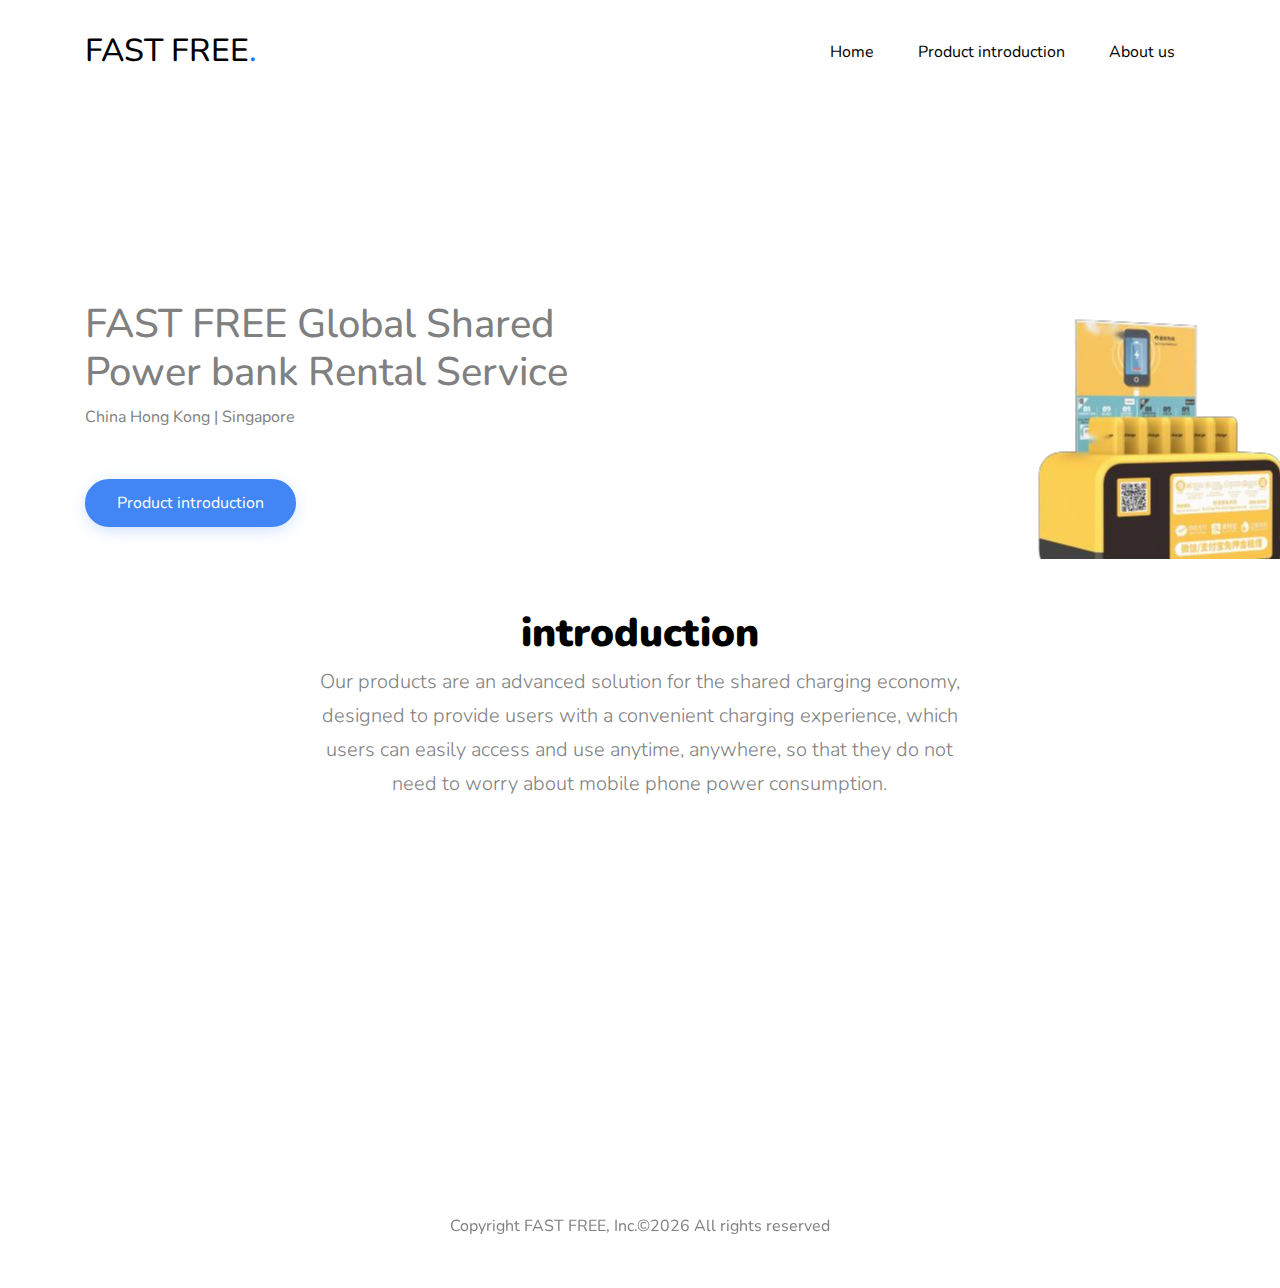
<file: index.html>
<!DOCTYPE html>
<html lang="en">
  <head>
    <title>FAST FREE &mdash; Global sharing of power bank</title>
    <meta charset="utf-8">
    <meta name="viewport" content="width=device-width, initial-scale=1, shrink-to-fit=no">
    
    
    <link href="https://fonts.googleapis.com/css?family=Nunito:300,400,700" rel="stylesheet">
    <link rel="shortcut icon" href="images/logo.png" type="image/x-icon">
    <link rel="stylesheet" href="fonts/icomoon/style.css">

    <link rel="stylesheet" href="css/bootstrap.min.css">
    <link rel="stylesheet" href="css/jquery-ui.css">
    <link rel="stylesheet" href="css/owl.carousel.min.css">
    <link rel="stylesheet" href="css/owl.theme.default.min.css">
    <link rel="stylesheet" href="css/owl.theme.default.min.css">

    <link rel="stylesheet" href="css/jquery.fancybox.min.css">

    <link rel="stylesheet" href="css/bootstrap-datepicker.css">

    <link rel="stylesheet" href="fonts/flaticon/font/flaticon.css">

    <link rel="stylesheet" href="css/aos.css">

    <link rel="stylesheet" href="css/style.css">
    
  </head>
 
  <body data-spy="scroll" data-target=".site-navbar-target" data-offset="300">

  <div class="site-wrap"  id="home-section">

    <div class="site-mobile-menu site-navbar-target">
      <div class="site-mobile-menu-header">
        <div class="site-mobile-menu-close mt-3">
          <span class="icon-close2 js-menu-toggle"></span>
        </div>
      </div>
      <div class="site-mobile-menu-body"></div>
    </div>
   
   
    <header  class="site-navbar py-4 js-sticky-header site-navbar-target" role="banner">
      <div class="container">
        <div class="row align-items-center">
          
          <div class="col-6 col-md-3 col-xl-4  d-block">
            <h1 class="mb-0 site-logo"><a href="index.html" class="text-black h2 mb-0">FAST FREE<span class="text-primary">.</span> </a></h1>
          </div>
          <div class="col-12 col-md-9 col-xl-8 main-menu">
            <nav class="site-navigation position-relative text-right" role="navigation">

              <ul class="site-menu main-menu js-clone-nav mr-auto d-none d-lg-block ml-0 pl-0">
                <li><a href="index.html" class="nav-link">Home</a></li>
                <li><a href="product.html" class="nav-link">Product introduction</a></li>
                <li><a href="about.html" class="nav-link">About us</a></li>
                <!-- <li class="has-children">
                  <a href="" class="nav-link">选择语言</a>
                  <ul class="dropdown arrow-top">
                    <li><a href="index.html" class="nav-link">English</a></li>
                    <li><a href="index-zh.html" class="nav-link">中文</a></li>
                  </ul>
                </li> -->
              </ul>
            </nav>
          </div>
          <div class="col-6 col-md-9 d-inline-block d-lg-none ml-md-0" ><a href="#" class="site-menu-toggle js-menu-toggle text-black float-right"><span class="icon-menu h3"></span></a></div>
        </div>
      </div>
      
    </header>

    <div  style="overflow: hidden;">
      <div class="container" style="padding-top: 300px;">
        <div class="row align-items-center justify-content-center">
          <div class="col-md-12" style="position: relative;" data-aos="fade-up" data-aos-delay="200">
            
            <img src="images/box.png" alt="Image" class="img-fluid img-absolute">

            <div class="row mb-4" data-aos="fade-up" data-aos-delay="200">
              <div class="col-lg-6 mr-auto">
                <h1>FAST FREE Global Shared Power bank Rental Service </h1>
                <p class="mb-5">China Hong Kong |   Singapore</p>
                <div>
                  <a href="product.html" class="btn btn-primary mr-2 mb-2">Product introduction</a>
                </div>
              </div>
            </div>
          </div>
        </div>
      </div>
    </div>  
     <div  class="container" style="padding-top: 50px;">
      <div class="row align-items-center justify-content-center">
        <div class="row mb-5 justify-content-center text-center"  data-aos="fade-up">
          <div class="col-7 text-center  mb-5">
            <h2 class="section-title">introduction</h2>
            <p class="lead">Our products are an advanced solution for the shared charging economy, designed to provide users with a convenient charging experience, which users can easily access and use anytime, anywhere, so that they do not need to worry about mobile phone power consumption.</p>
          </div>
        </div>
        <div class="row align-items-stretch">
          <div class="col-md-6 col-lg-4 mb-4 mb-lg-4" data-aos="fade-up"  data-aos-delay="200">
            <div class="unit-4 d-block">
              <div class="unit-4-icon mb-3">
                <span class="icon-wrap"><span class="text-primary icon-shopping_basket"></span></span>
              </div>
              <div>
                <h3>customizable</h3>
                <p>The battery case can be customized according to your brand</p>
              </div>
            </div>
          </div>
          <div class="col-md-6 col-lg-4 mb-4 mb-lg-4" data-aos="fade-up" data-aos-delay="100">
            <div class="unit-4 d-block">
              <div class="unit-4-icon mb-3">
                <span class="icon-wrap"><span class="text-primary icon-sentiment_satisfied"></span></span>
              </div>
              <div>
                <h3>Full of technology</h3>
                <p>A modern look and user-friendly interface that fits your platform philosophy</p>
              </div>
            </div>
          </div>
          
          <div class="col-md-6 col-lg-4 mb-4 mb-lg-4" data-aos="fade-up" data-aos-delay="200">
            <div class="unit-4 d-block">
              <div class="unit-4-icon mb-3">
                <span class="icon-wrap"><span class="text-primary icon-power"></span></span>
              </div>
              <div>
                <h3>Fast charging</h3>
                <p>Lightweight, safe and efficient charging speed saves users time</p>
              </div>
            </div>
          </div>
  
        </div>
     
      </div>
     </div>



    <div class="footer py-5 text-center">
      <div class="container">
        <!-- <div class="row mb-5">
          <div class="col-12">
            <p class="mb-0">
              <a href="#" class="p-3"><span class="icon-facebook"></span></a>
              <a href="#" class="p-3"><span class="icon-twitter"></span></a>
              <a href="#" class="p-3"><span class="icon-instagram"></span></a>
              <a href="#" class="p-3"><span class="icon-linkedin"></span></a>
              <a href="#" class="p-3"><span class="icon-pinterest"></span></a>
            </p>
          </div>
        </div> -->
        <div class="row">
          <div class="col-md-12">
            <p class="mb-0">
            <!-- Link back to Colorlib can't be removed. Template is licensed under CC BY 3.0. -->
            Copyright FAST FREE, Inc.&copy;<script>document.write(new Date().getFullYear());</script> All rights reserved
            <!-- Link back to Colorlib can't be removed. Template is licensed under CC BY 3.0. -->
            </p>
          </div>
        </div>
      </div>
    </div>
  </div>

  <script src="js/jquery-3.3.1.min.js"></script>
  <script src="js/jquery-ui.js"></script>
  <script src="js/popper.min.js"></script>
  <script src="js/bootstrap.min.js"></script>
  <script src="js/owl.carousel.min.js"></script>
  <script src="js/jquery.countdown.min.js"></script>
  <script src="js/bootstrap-datepicker.min.js"></script>
  <script src="js/jquery.easing.1.3.js"></script>
  <script src="js/aos.js"></script>
  <script src="js/jquery.fancybox.min.js"></script>
  <script src="js/jquery.sticky.js"></script>

  
  <script src="js/main.js"></script>
  
  </body>
</html>
</file>
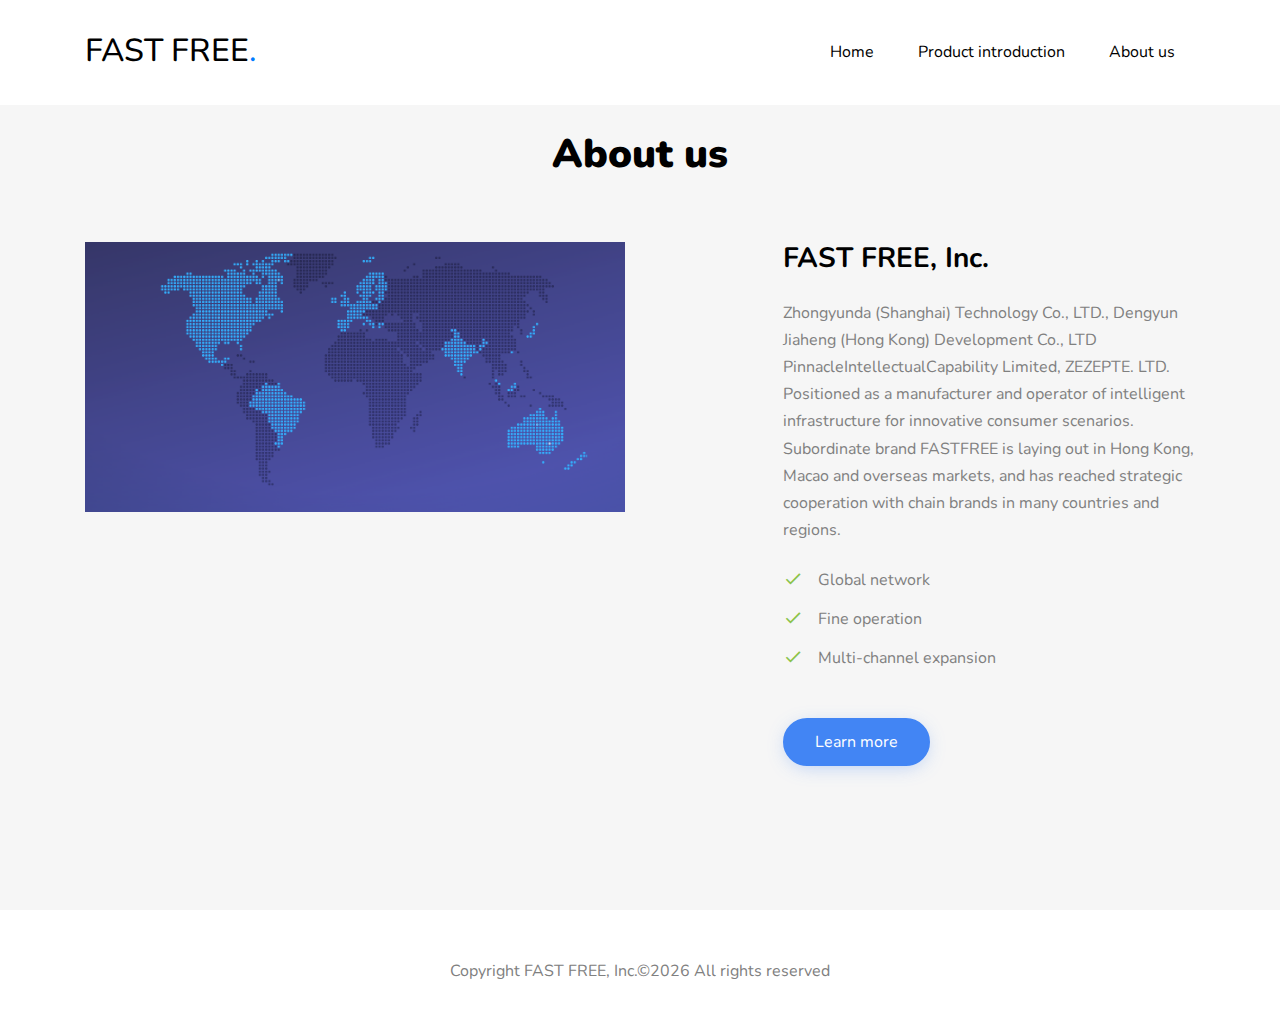
<file: about.html>
<!DOCTYPE html>
<html lang="en">
  <head>
    <title>FAST FREE &mdash; Global sharing of power bank</title>
    <meta charset="utf-8">
    <meta name="viewport" content="width=device-width, initial-scale=1, shrink-to-fit=no">
    
    
    <link href="https://fonts.googleapis.com/css?family=Nunito:300,400,700" rel="stylesheet">
    <link rel="shortcut icon" href="images/logo.png" type="image/x-icon">
    <link rel="stylesheet" href="fonts/icomoon/style.css">

    <link rel="stylesheet" href="css/bootstrap.min.css">
    <link rel="stylesheet" href="css/jquery-ui.css">
    <link rel="stylesheet" href="css/owl.carousel.min.css">
    <link rel="stylesheet" href="css/owl.theme.default.min.css">
    <link rel="stylesheet" href="css/owl.theme.default.min.css">

    <link rel="stylesheet" href="css/jquery.fancybox.min.css">

    <link rel="stylesheet" href="css/bootstrap-datepicker.css">

    <link rel="stylesheet" href="fonts/flaticon/font/flaticon.css">

    <link rel="stylesheet" href="css/aos.css">

    <link rel="stylesheet" href="css/style.css">
    
  </head>
  <body data-spy="scroll" data-target=".site-navbar-target" data-offset="300">
  



  <div class="site-wrap"  id="home-section">

    <div class="site-mobile-menu site-navbar-target">
      <div class="site-mobile-menu-header">
        <div class="site-mobile-menu-close mt-3">
          <span class="icon-close2 js-menu-toggle"></span>
        </div>
      </div>
      <div class="site-mobile-menu-body"></div>
    </div>
   
   
    <header class="site-navbar py-4 js-sticky-header site-navbar-target" role="banner">

      <div class="container">
        <div class="row align-items-center">
          
          <div class="col-6 col-md-3 col-xl-4  d-block">
            <h1 class="mb-0 site-logo"><a href="index.html" class="text-black h2 mb-0">FAST FREE<span class="text-primary">.</span> </a></h1>
          </div>

          <div class="col-12 col-md-9 col-xl-8 main-menu">
            <nav class="site-navigation position-relative text-right" role="navigation">

              <ul class="site-menu main-menu js-clone-nav mr-auto d-none d-lg-block ml-0 pl-0">
                <li><a href="index.html" class="nav-link">Home</a></li>
                <li><a href="product.html" class="nav-link">Product introduction</a></li>
                <!-- <li class="has-children">
                  <a href="#about-section" class="nav-link">投资人</a>
                  <ul class="dropdown arrow-top">
                    <li><a href="#our-team-section" class="nav-link">投资内容</a></li>
                    <li><a href="#our-team-section" class="nav-link">投资者查询</a></li>
                  </ul>
                </li> -->
                <!-- <li class="has-children">
                  <a href="#about-section" class="nav-link">合作申请</a>
                  <ul class="dropdown arrow-top">
                    <li><a href="#our-team-section" class="nav-link">代理加盟</a></li>
                    <li><a href="#our-team-section" class="nav-link">商家入驻</a></li>
                  </ul>
                </li> -->
                <!-- <li><a href="#blog-section" class="nav-link">公司动态</a></li>    -->
                <li><a href="about.html" class="nav-link">About us</a></li>

              </ul>
            </nav>
          </div>


          <div class="col-6 col-md-9 d-inline-block d-lg-none ml-md-0" ><a href="#" class="site-menu-toggle js-menu-toggle text-black float-right"><span class="icon-menu h3"></span></a></div>

        </div>
      </div>
      
    </header>
    
    <div style="height: 50px;" ></div>


    <div class="site-section bg-light" >
      <div class="container">
        <div class="row mb-5">
          <div class="col-12 text-center">
            <h2 class="section-title mb-3">About us</h2>
          </div>
        </div>
        <div class="row mb-5">
          <div class="col-lg-6" data-aos="fade-right">
            <img src="images/map.png" alt="Image" class="img-fluid">
          </div>
          <div class="col-lg-5 ml-auto pl-lg-5">
            <h2 class="text-black mb-4 h3 font-weight-bold">FAST FREE, Inc.</h2>
            <p class="mb-4">Zhongyunda (Shanghai) Technology Co., LTD., Dengyun Jiaheng (Hong Kong) Development Co., LTD
              PinnacleIntellectualCapability Limited, ZEZEPTE. LTD. Positioned as a manufacturer and operator of intelligent infrastructure for innovative consumer scenarios. Subordinate brand
              FASTFREE is laying out in Hong Kong, Macao and overseas markets, and has reached strategic cooperation with chain brands in many countries and regions.</p>
            <ul class="ul-check mb-5 list-unstyled success">
              <li>Global network</li>
              <li>Fine operation</li>
              <li>Multi-channel expansion</li>
            </ul>
            <p><a href="#" class="btn btn-primary">Learn more</a></p>
          </div>
        </div>

        
      </div>
    </div>


    <div class="footer py-5 text-center">
      <div class="container">
        <!-- <div class="row mb-5">
          <div class="col-12">
            <p class="mb-0">
              <a href="#" class="p-3"><span class="icon-facebook"></span></a>
              <a href="#" class="p-3"><span class="icon-twitter"></span></a>
              <a href="#" class="p-3"><span class="icon-instagram"></span></a>
              <a href="#" class="p-3"><span class="icon-linkedin"></span></a>
              <a href="#" class="p-3"><span class="icon-pinterest"></span></a>
            </p>
          </div>
        </div> -->
        <div class="row">
          <div class="col-md-12">
            <p class="mb-0">
            <!-- Link back to Colorlib can't be removed. Template is licensed under CC BY 3.0. -->
            Copyright FAST FREE, Inc.&copy;<script>document.write(new Date().getFullYear());</script> All rights reserved
            <!-- Link back to Colorlib can't be removed. Template is licensed under CC BY 3.0. -->
            </p>
          </div>
        </div>
      </div>
    </div>
  </div> <!-- .site-wrap -->

  <script src="js/jquery-3.3.1.min.js"></script>
  <script src="js/jquery-ui.js"></script>
  <script src="js/popper.min.js"></script>
  <script src="js/bootstrap.min.js"></script>
  <script src="js/owl.carousel.min.js"></script>
  <script src="js/jquery.countdown.min.js"></script>
  <script src="js/bootstrap-datepicker.min.js"></script>
  <script src="js/jquery.easing.1.3.js"></script>
  <script src="js/aos.js"></script>
  <script src="js/jquery.fancybox.min.js"></script>
  <script src="js/jquery.sticky.js"></script>

  
  <script src="js/main.js"></script>
  
  </body>
</html>
</file>
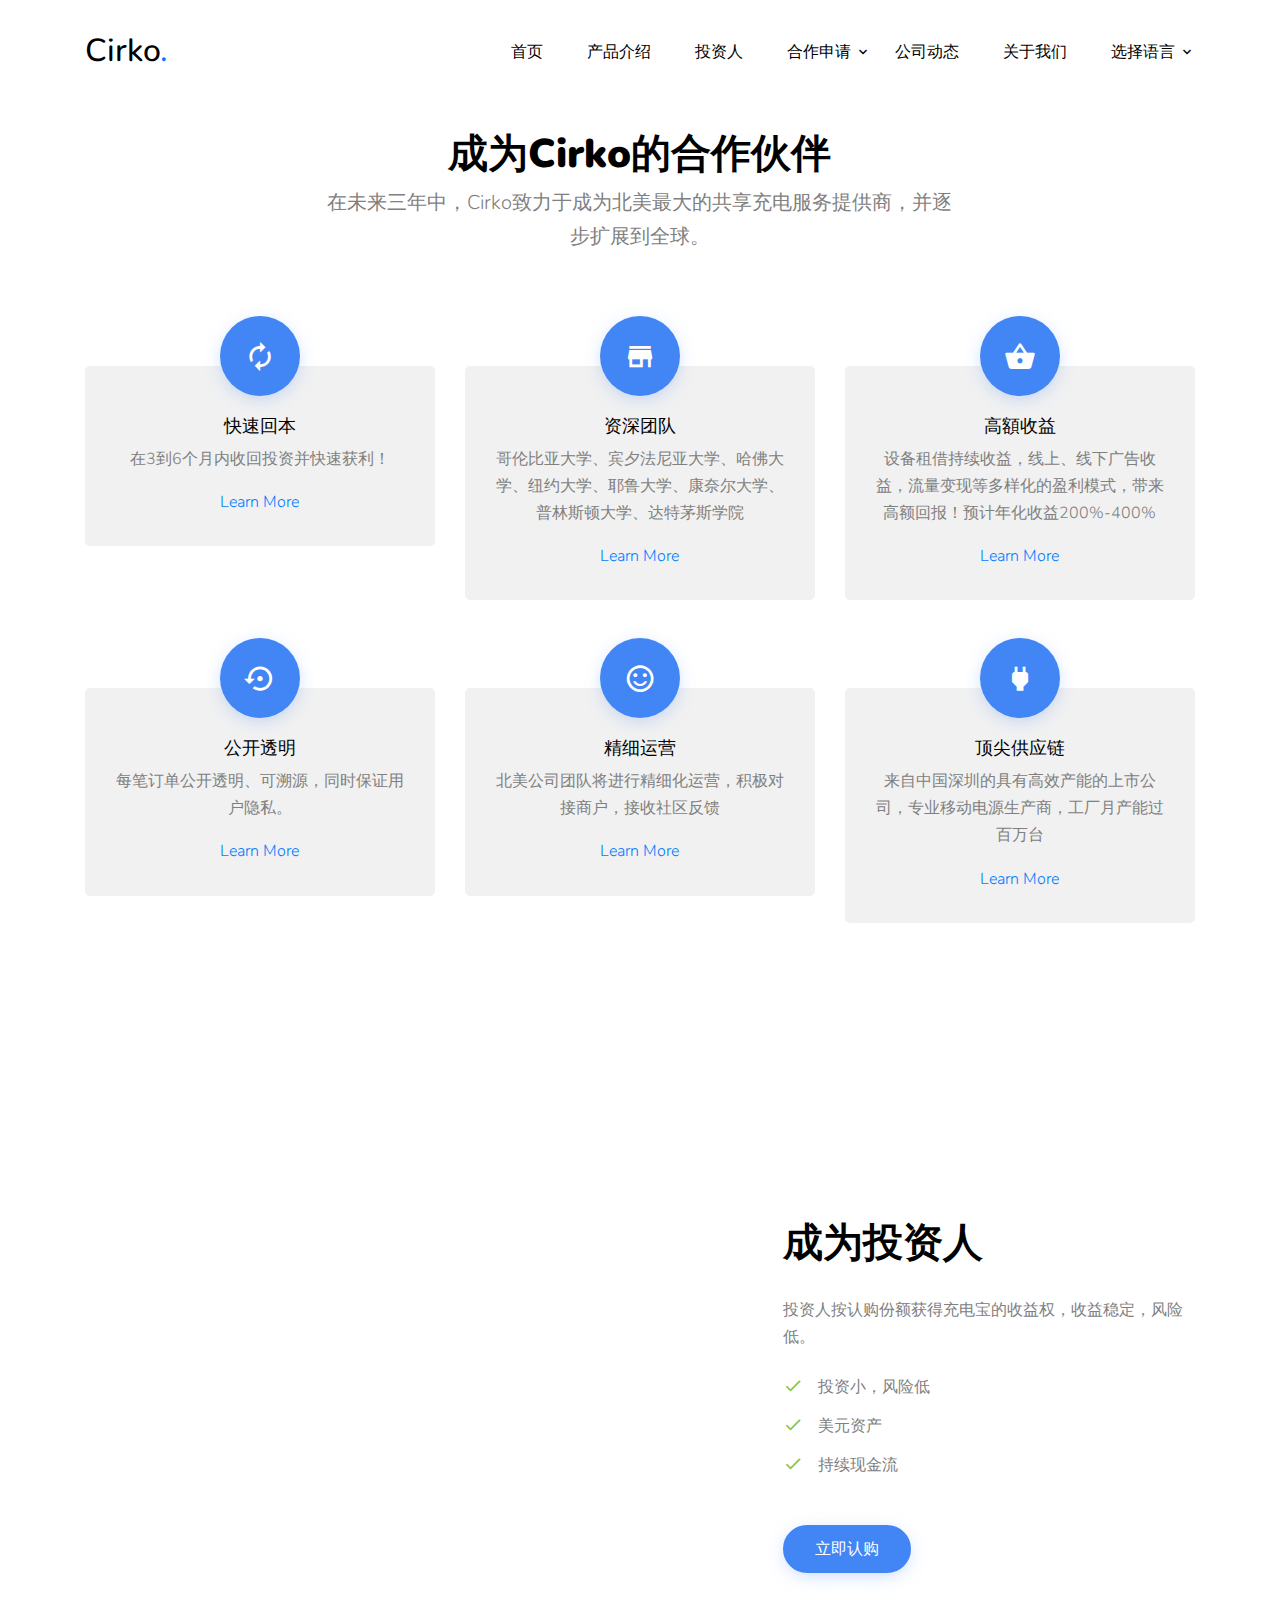
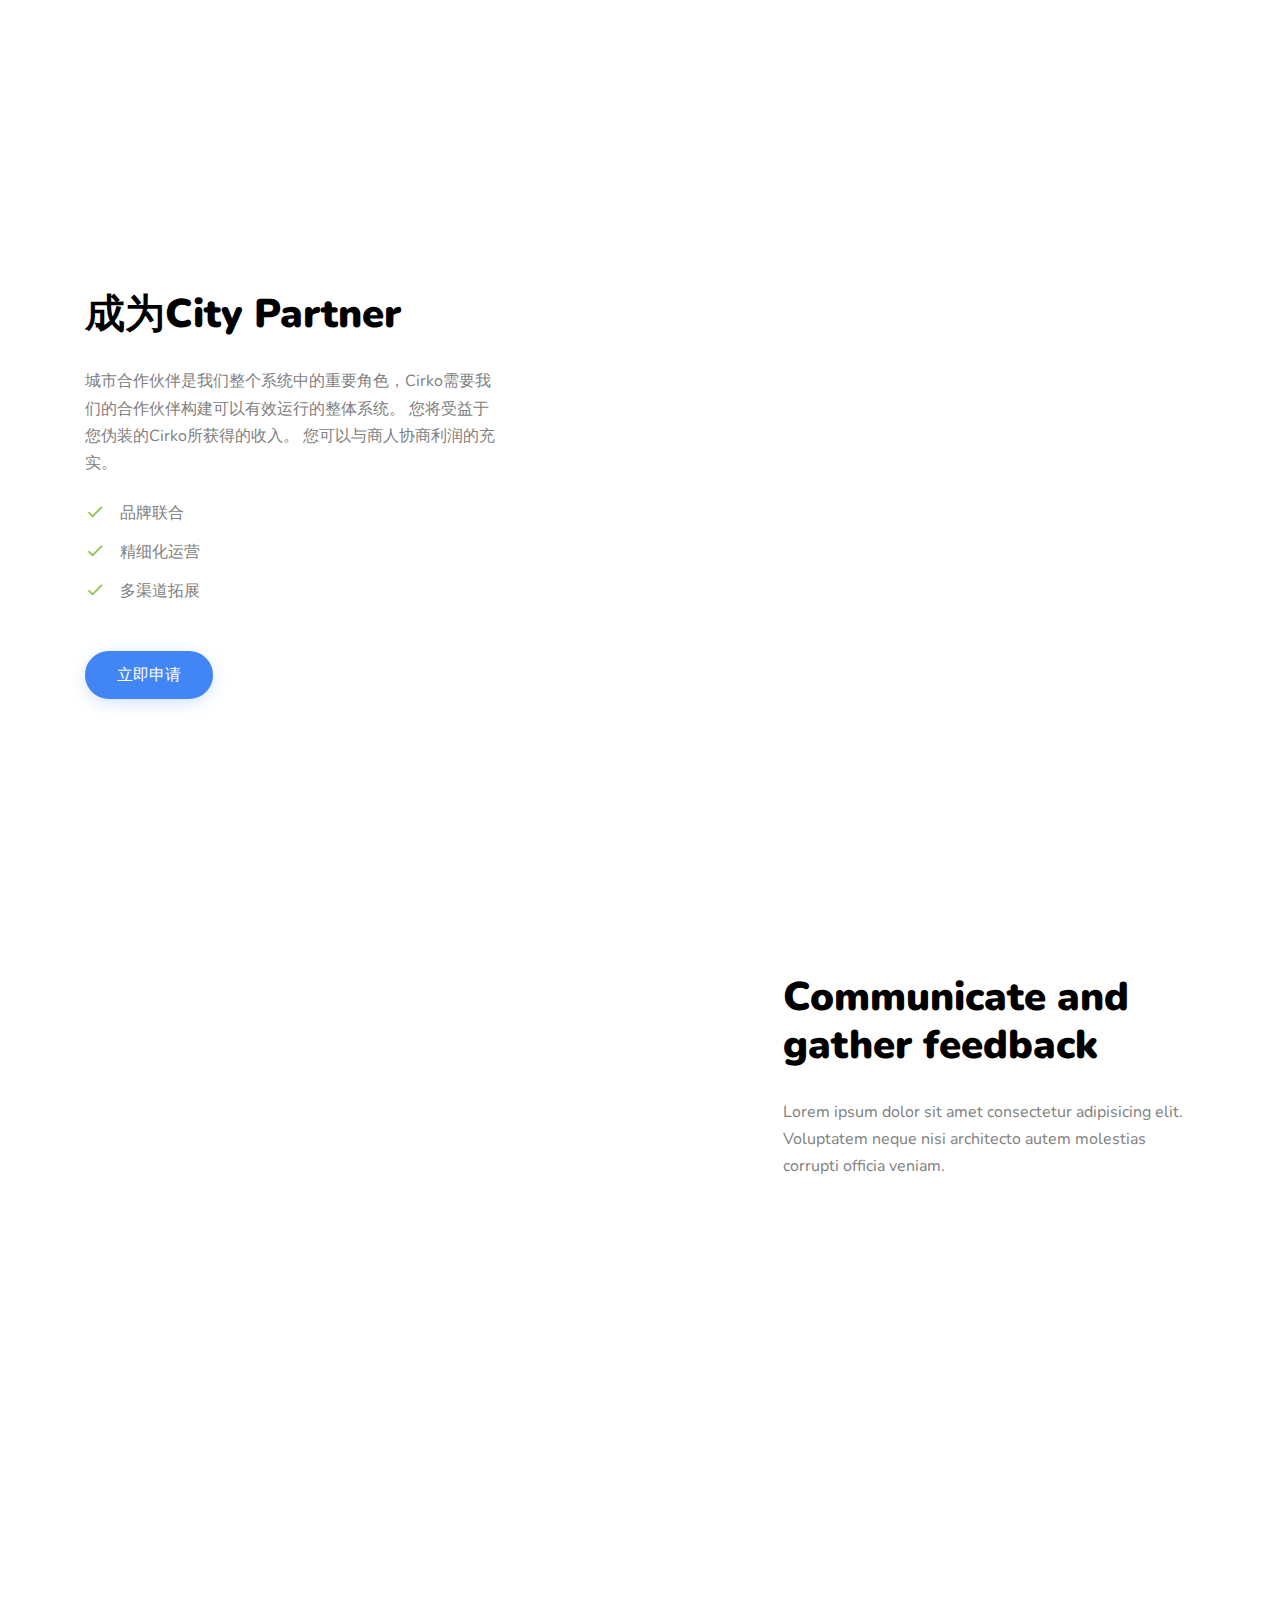
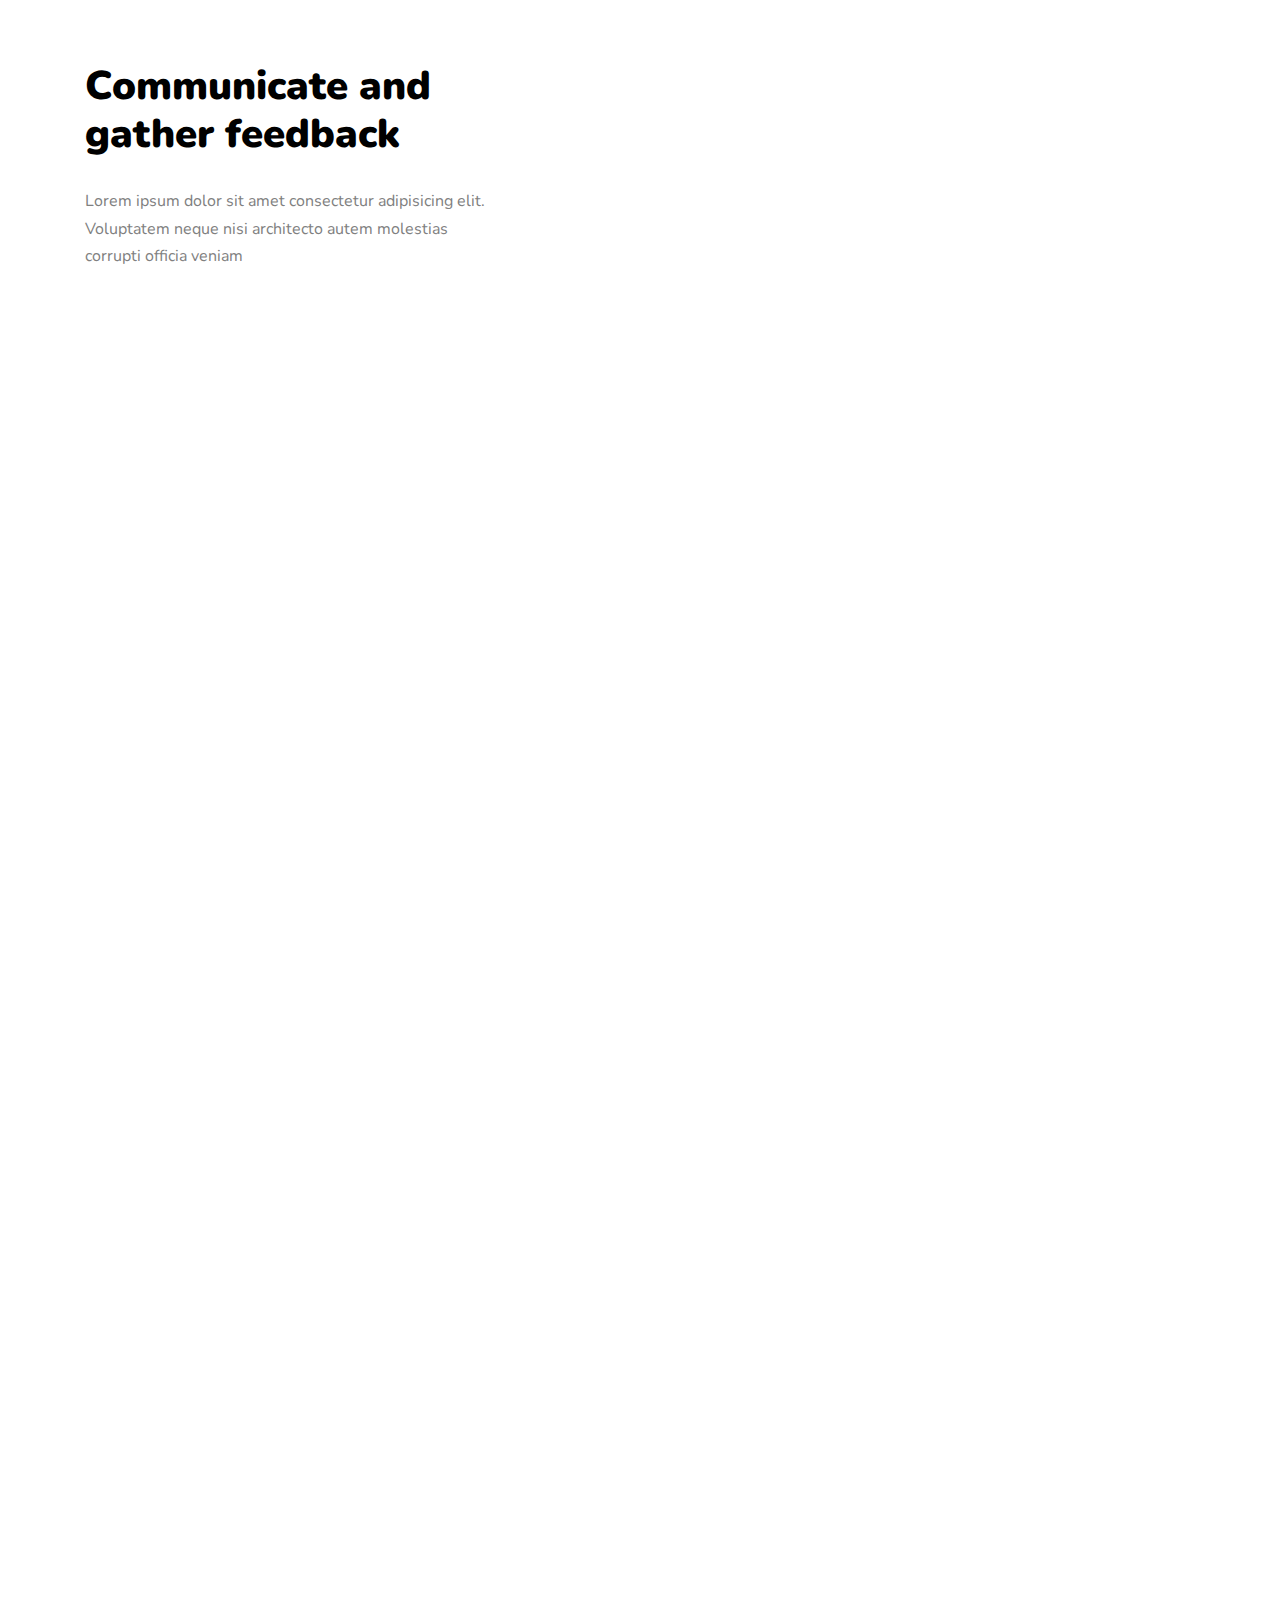
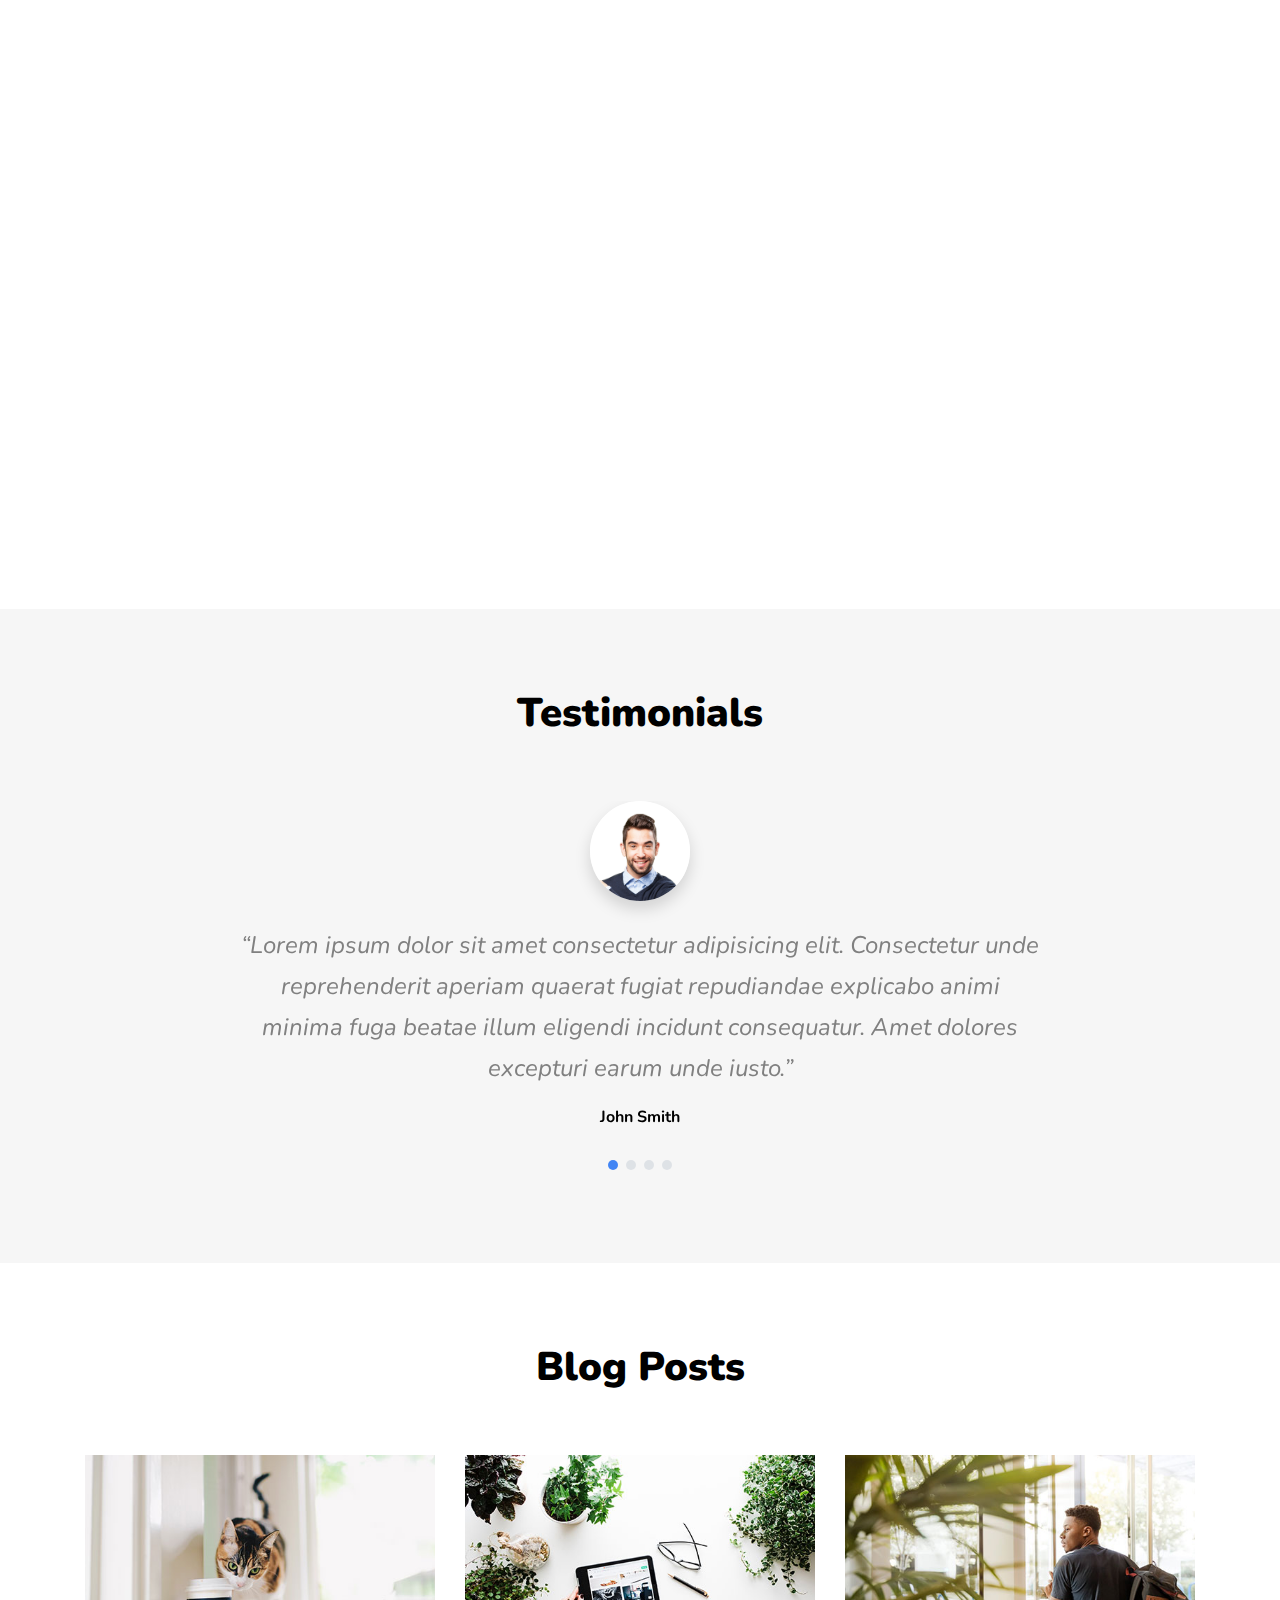
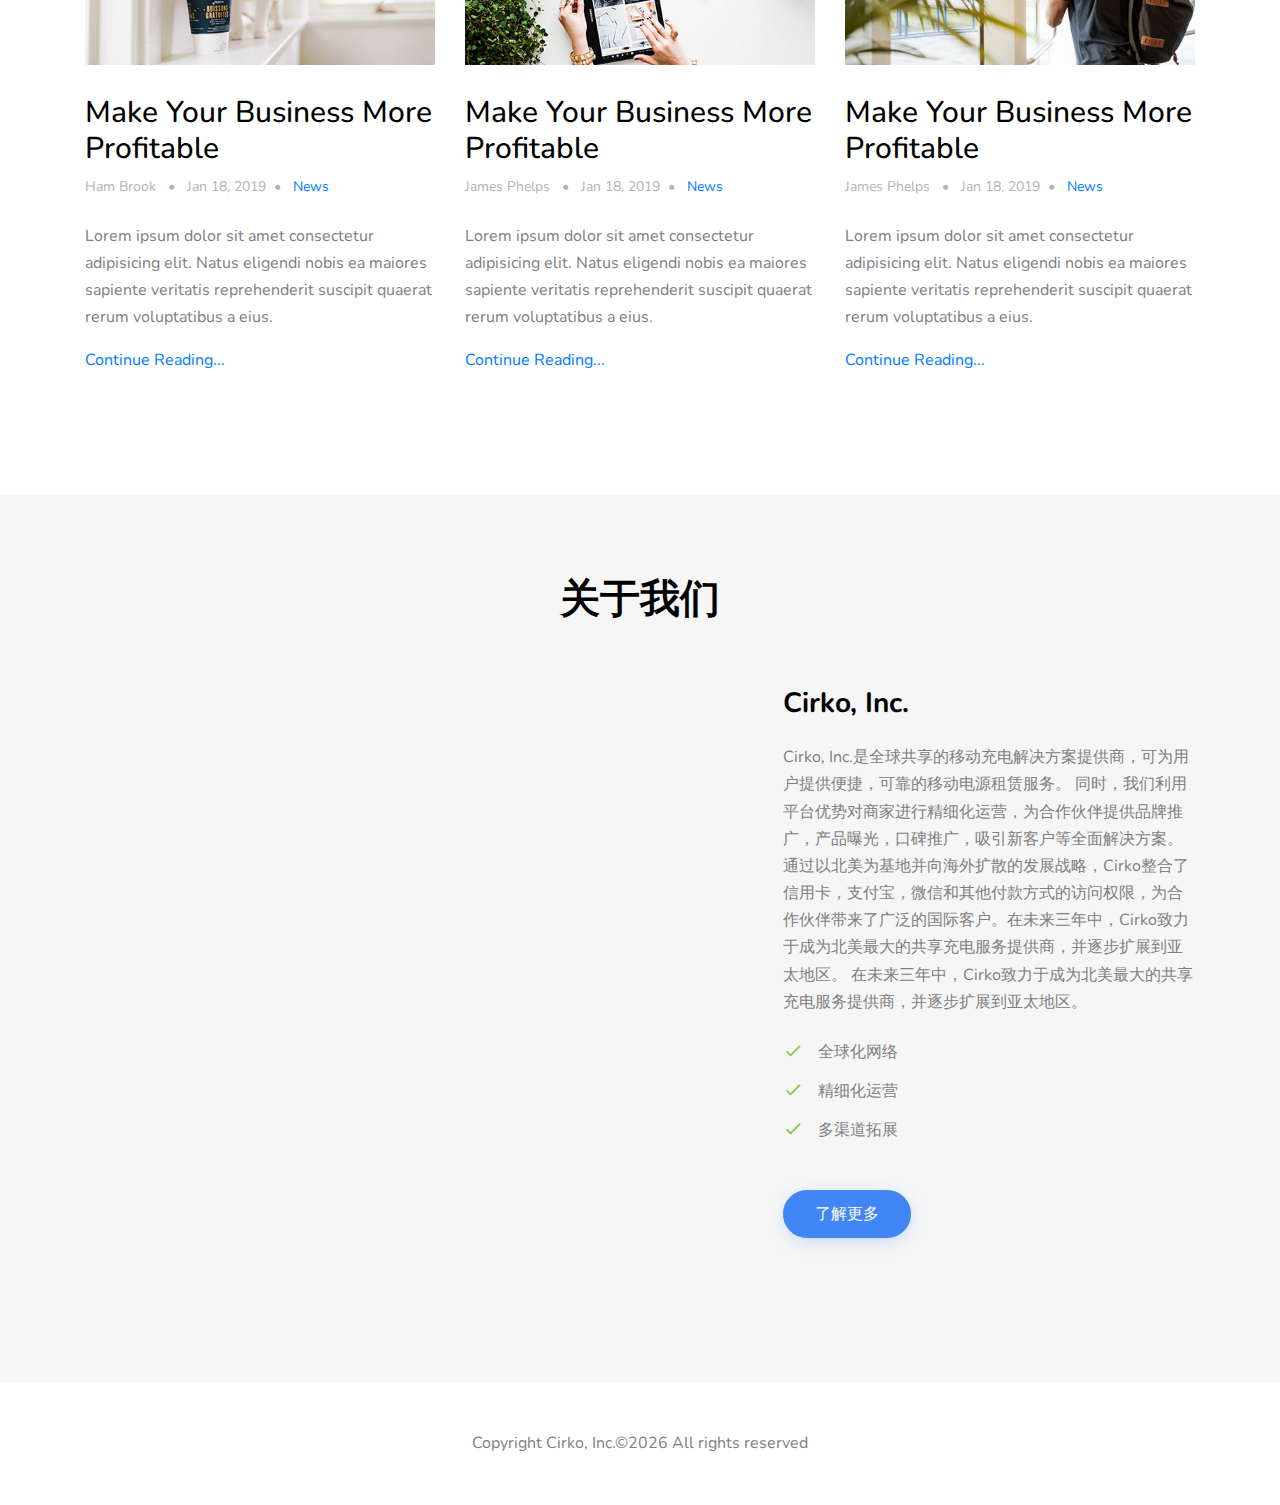
<file: citypartner.html>
<!DOCTYPE html>
<html lang="en">
  <head>
    <title>Cirko &mdash; 全球共享充电宝</title>
    <meta charset="utf-8">
    <meta name="viewport" content="width=device-width, initial-scale=1, shrink-to-fit=no">
    
    
    <link href="https://fonts.googleapis.com/css?family=Nunito:300,400,700" rel="stylesheet">
    <link rel="shortcut icon" href="images/logo.png" type="image/x-icon">
    <link rel="stylesheet" href="fonts/icomoon/style.css">

    <link rel="stylesheet" href="css/bootstrap.min.css">
    <link rel="stylesheet" href="css/jquery-ui.css">
    <link rel="stylesheet" href="css/owl.carousel.min.css">
    <link rel="stylesheet" href="css/owl.theme.default.min.css">
    <link rel="stylesheet" href="css/owl.theme.default.min.css">

    <link rel="stylesheet" href="css/jquery.fancybox.min.css">

    <link rel="stylesheet" href="css/bootstrap-datepicker.css">

    <link rel="stylesheet" href="fonts/flaticon/font/flaticon.css">

    <link rel="stylesheet" href="css/aos.css">

    <link rel="stylesheet" href="css/style.css">
    
  </head>
  <body data-spy="scroll" data-target=".site-navbar-target" data-offset="300">
  



  <div class="site-wrap"  id="home-section">

    <div class="site-mobile-menu site-navbar-target">
      <div class="site-mobile-menu-header">
        <div class="site-mobile-menu-close mt-3">
          <span class="icon-close2 js-menu-toggle"></span>
        </div>
      </div>
      <div class="site-mobile-menu-body"></div>
    </div>
   
   
    <header class="site-navbar py-4 js-sticky-header site-navbar-target" role="banner">

      <div class="container">
        <div class="row align-items-center">
          
          <div class="col-6 col-md-3 col-xl-4  d-block">
            <h1 class="mb-0 site-logo"><a href="index.html" class="text-black h2 mb-0">Cirko<span class="text-primary">.</span> </a></h1>
          </div>

          <div class="col-12 col-md-9 col-xl-8 main-menu">
            <nav class="site-navigation position-relative text-right" role="navigation">

              <ul class="site-menu main-menu js-clone-nav mr-auto d-none d-lg-block ml-0 pl-0">
                <li><a href="index.html" class="nav-link">首页</a></li>
                <li><a href="product.html" class="nav-link">产品介绍</a></li>
                <li><a href="investor.html" class="nav-link">投资人</a></li>
                <li class="has-children">
                  <a href="#about-section" class="nav-link">合作申请</a>
                  <ul class="dropdown arrow-top">
                    <li><a href="#our-team-section" class="nav-link">代理加盟</a></li>
                    <li><a href="#our-team-section" class="nav-link">商家入驻</a></li>
                  </ul>
                </li>
                <li><a href="#blog-section" class="nav-link">公司动态</a></li>
                <li><a href="about.html" class="nav-link">关于我们</a></li>
                <li class="has-children">
                  <a href="" class="nav-link">选择语言</a>
                  <ul class="dropdown arrow-top">
                    <li><a href="index.html" class="nav-link">English</a></li>
                    <li><a href="index-zh.html" class="nav-link">中文</a></li>
                  </ul>
                </li>
              </ul>
            </nav>
          </div>

          <div class="col-6 col-md-9 d-inline-block d-lg-none ml-md-0" ><a href="#" class="site-menu-toggle js-menu-toggle text-black float-right"><span class="icon-menu h3"></span></a></div>

        </div>
      </div>
      
    </header>
    
    <div style="height: 50px;" ></div>


    <div class="site-section" id="features-section">
      <div class="container">
        <div class="row mb-5 justify-content-center text-center"  data-aos="fade-up">
          <div class="col-7 text-center  mb-5">
            <h2 class="section-title">成为Cirko的合作伙伴</h2>
            <p class="lead">在未来三年中，Cirko致力于成为北美最大的共享充电服务提供商，并逐步扩展到全球。</p>
          </div>
        </div>
        <div class="row align-items-stretch">
          <div class="col-md-6 col-lg-4 mb-4 mb-lg-4" data-aos="fade-up">
            
            <div class="unit-4 d-block">
              <div class="unit-4-icon mb-3">
                <span class="icon-wrap"><span class="text-primary icon-autorenew"></span></span>
              </div>
              <div>
                <h3>快速回本</h3>
                <p>在3到6个月内收回投资并快速获利！</p>
                <p><a href="#">Learn More</a></p>
              </div>
            </div>

          </div>
          <div class="col-md-6 col-lg-4 mb-4 mb-lg-4" data-aos="fade-up" data-aos-delay="100">

            <div class="unit-4 d-block">
              <div class="unit-4-icon mb-3">
                <span class="icon-wrap"><span class="text-primary icon-store_mall_directory"></span></span>
              </div>
              <div>
                <h3>资深团队</h3>
                <p>哥伦比亚大学、宾夕法尼亚大学、哈佛大学、纽约大学、耶鲁大学、康奈尔大学、普林斯顿大学、达特茅斯学院</p>
                <p><a href="#">Learn More</a></p>
              </div>
            </div>
          </div>
          <div class="col-md-6 col-lg-4 mb-4 mb-lg-4" data-aos="fade-up"  data-aos-delay="200">
            <div class="unit-4 d-block">
              <div class="unit-4-icon mb-3">
                <span class="icon-wrap"><span class="text-primary icon-shopping_basket"></span></span>
              </div>
              <div>
                <h3>高額收益</h3>
                <p>设备租借持续收益，线上、线下广告收益，流量变现等多样化的盈利模式，带来高额回报！预计年化收益200%-400%</p>
                <p><a href="#">Learn More</a></p>
              </div>
            </div>
          </div>


          <div class="col-md-6 col-lg-4 mb-4 mb-lg-4" data-aos="fade-up">
            <div class="unit-4 d-block">
              <div class="unit-4-icon mb-3">
                <span class="icon-wrap"><span class="text-primary icon-settings_backup_restore"></span></span>
              </div>
              <div>
                <h3>公开透明</h3>
                <p>每笔订单公开透明、可溯源，同时保证用户隐私。</p>
                <p><a href="#">Learn More</a></p>
              </div>
            </div>
          </div>

          <div class="col-md-6 col-lg-4 mb-4 mb-lg-4" data-aos="fade-up" data-aos-delay="100">
            <div class="unit-4 d-block">
              <div class="unit-4-icon mb-3">
                <span class="icon-wrap"><span class="text-primary icon-sentiment_satisfied"></span></span>
              </div>
              <div>
                <h3>精细运营</h3>
                <p>北美公司团队将进行精细化运营，积极对接商户，接收社区反馈</p>
                <p><a href="#">Learn More</a></p>
              </div>
            </div>

            
          </div>
          
          <div class="col-md-6 col-lg-4 mb-4 mb-lg-4" data-aos="fade-up" data-aos-delay="200">
            <div class="unit-4 d-block">
              <div class="unit-4-icon mb-3">
                <span class="icon-wrap"><span class="text-primary icon-power"></span></span>
              </div>
              <div>
                <h3>顶尖供应链</h3>
                <p>来自中国深圳的具有高效产能的上市公司，专业移动电源生产商，工厂月产能过百万台</p>
                <p><a href="#">Learn More</a></p>
              </div>
            </div>
          </div>

        </div>
      </div>
    </div>
    
    <div class="feature-big">
      <div class="container">
        <div class="row mb-5 site-section">
          <div class="col-lg-7" data-aos="fade-right">
            <img src="images/undraw_gift_card_6ekc.svg" alt="Image" class="img-fluid">
          </div>
          <div class="col-lg-5 pl-lg-5 ml-auto mt-md-5">
            <h2 class="text-black">成为投资人</h2>
            <p class="mb-4">投资人按认购份额获得充电宝的收益权，收益稳定，风险低。</p>
            <ul class="ul-check mb-5 list-unstyled success">
              <li>投资小，风险低</li>
              <li>美元资产</li>
              <li>持续现金流</li>
            </ul>
            <div>
              <a href="#" class="btn btn-primary mr-2 mb-2">立即认购</a>
            </div>

          </div>
        </div>

        <div class="mt-5 row mb-5 site-section ">
          <div class="col-lg-7 order-1 order-lg-2" data-aos="fade-left">
            <img src="images/undraw_metrics_gtu7.svg" alt="Image" class="img-fluid">
          </div>
          <div class="col-lg-5 pr-lg-5 mr-auto mt-5 order-2 order-lg-1">
            <h2 class="text-black">成为City Partner</h2>
            <p class="mb-4">城市合作伙伴是我们整个系统中的重要角色，Cirko需要我们的合作伙伴构建可以有效运行的整体系统。
              您将受益于您伪装的Cirko所获得的收入。
              您可以与商人协商利润的充实。</p>
            <ul class="ul-check mb-5 list-unstyled success">
              <li>品牌联合</li>
              <li>精细化运营</li>
              <li>多渠道拓展</li>
            </ul>
            <div>
              <a href="#" class="btn btn-primary mr-2 mb-2">立即申请</a>
            </div>

          </div>
        </div>

        <div class="row mb-5 site-section">
          <div class="col-lg-7" data-aos="fade-right">
            <img src="images/undraw_gift_card_6ekc.svg" alt="Image" class="img-fluid">
          </div>
          <div class="col-lg-5 pl-lg-5 ml-auto mt-md-5">
            <h2 class="text-black">Communicate and gather feedback</h2>
            <p class="mb-4">Lorem ipsum dolor sit amet consectetur adipisicing elit. Voluptatem neque nisi architecto autem molestias corrupti officia veniam.</p>
            
            <div class="author-box" data-aos="fade-left">
              <div class="d-flex mb-4">
                <div class="mr-3">
                  <img src="images/person_4.jpg" alt="Image" class="img-fluid rounded-circle">
                </div>
                <div class="mr-auto text-black">
                  <strong class="font-weight-bold mb-0">Grey Simpson</strong> <br>
                  Co-Founder, XYZ Inc.
                </div>
              </div>
              <blockquote>&ldquo;Lorem ipsum dolor sit amet, consectetur adipisicing elit. Ducimus vitae ipsa asperiores inventore aperiam iure?&rdquo;</blockquote>
            </div>
          </div>
        </div>

        <div class="mt-5 row mb-5 site-section ">
          <div class="col-lg-7 order-1 order-lg-2" data-aos="fade-left">
            <img src="images/undraw_metrics_gtu7.svg" alt="Image" class="img-fluid">
          </div>
          <div class="col-lg-5 pr-lg-5 mr-auto mt-5 order-2 order-lg-1">
            <h2 class="text-black">Communicate and gather feedback</h2>
            <p class="mb-4">Lorem ipsum dolor sit amet consectetur adipisicing elit. Voluptatem neque nisi architecto autem molestias corrupti officia veniam</p>
            
            

            <div class="author-box" data-aos="fade-right">
              <div class="d-flex mb-4">
                <div class="mr-3">
                  <img src="images/person_1.jpg" alt="Image" class="img-fluid rounded-circle">
                </div>
                <div class="mr-auto text-black">
                  <strong class="font-weight-bold mb-0">Kimberly Gush</strong> <br>
                  Co-Founder, XYZ Inc.
                </div>
              </div>
              <blockquote>&ldquo;Lorem ipsum dolor sit amet, consectetur adipisicing elit. Ducimus vitae ipsa asperiores inventore aperiam iure?&rdquo;</blockquote>
            </div>
          </div>
        </div>
      </div>
    </div>


    <div class="site-section" id="our-team-section">
      <div class="container">
        <div class="row mb-5 justify-content-center text-center"  data-aos="fade-up">
          <div class="col-7 text-center  mb-5">
            <h2 class="section-title">Our Team</h2>
            <p class="lead">Lorem ipsum dolor sit amet, consectetur adipisicing elit. Fuga quos quaerat sapiente nam, id vero.</p>
          </div>
        </div>
       
        <div class="row">

          <div class="col-lg-4 col-md-6 mb-4" data-aos="fade-up" data-aos-delay="100">
            <div class="person">
              <div class="bio-img">
                <figure>
                  <img src="images/person_1.jpg" alt="Image" class="img-fluid">
                </figure>
                <div class="social">
                  <a href="#"><span class="icon-facebook"></span></a>
                  <a href="#"><span class="icon-twitter"></span></a>
                  <a href="#"><span class="icon-instagram"></span></a>
                </div>
              </div>
              <h2 class="text-black h1">Cloe Marena</h2>
              <span class="sub-title d-block mb-3">President</span>
              <p>Lorem ipsum dolor sit amet, consectetur adipisicing elit. Voluptatum excepturi corporis qui doloribus perspiciatis ipsa modi accusantium repellat.</p>
            </div>
          </div>

          <div class="col-lg-4 col-md-6 mb-4" data-aos="fade-up" data-aos-delay="200">
            <div class="person">
              <div class="bio-img">
                <figure>
                  <img src="images/person_2.jpg" alt="Image" class="img-fluid">
                </figure>
                <div class="social">
                  <a href="#"><span class="icon-facebook"></span></a>
                  <a href="#"><span class="icon-twitter"></span></a>
                  <a href="#"><span class="icon-instagram"></span></a>
                </div>
              </div>
              <h2 class="text-black h1">John Rooster</h2>
              <span class="sub-title d-block mb-3">Marketing</span>
              <p>Lorem ipsum dolor sit amet, consectetur adipisicing elit. Voluptatum excepturi corporis qui doloribus perspiciatis ipsa modi accusantium repellat.</p>
              
            </div>
          </div>
          
          <div class="col-lg-4 col-md-6 mb-4" data-aos="fade-up" data-aos-delay="300">
            <div class="person">
              <div class="bio-img">
                <figure>
                  <img src="images/person_3.jpg" alt="Image" class="img-fluid">
                </figure>
                <div class="social">
                  <a href="#"><span class="icon-facebook"></span></a>
                  <a href="#"><span class="icon-twitter"></span></a>
                  <a href="#"><span class="icon-instagram"></span></a>
                </div>
              </div>
              <h2 class="text-black h1">Will Turner</h2>
              <span class="sub-title d-block mb-3">Marketing</span>
              <p>Lorem ipsum dolor sit amet, consectetur adipisicing elit. Voluptatum excepturi corporis qui doloribus perspiciatis ipsa modi accusantium repellat.</p>
            </div>
          </div>

          <div class="col-lg-4 col-md-6 mb-4" data-aos="fade-up">
            <div class="person">
              <div class="bio-img">
                <figure>
                  <img src="images/person_4.jpg" alt="Image" class="img-fluid">
                </figure>
                <div class="social">
                  <a href="#"><span class="icon-facebook"></span></a>
                  <a href="#"><span class="icon-twitter"></span></a>
                  <a href="#"><span class="icon-instagram"></span></a>
                </div>
              </div>
              <h2 class="text-black h1">Nicolas Stainer</h2>
              <span class="sub-title d-block mb-3">Financing</span>
              <p>Lorem ipsum dolor sit amet, consectetur adipisicing elit. Voluptatum excepturi corporis qui doloribus perspiciatis ipsa modi accusantium repellat.</p>
            </div>
          </div>

          <div class="col-lg-4 col-md-6 mb-4" data-aos="fade-up" data-aos-delay="100">
            <div class="person">
              <div class="bio-img">
                <figure>
                  <img src="images/person_5.jpg" alt="Image" class="img-fluid">
                </figure>
                <div class="social">
                  <a href="#"><span class="icon-facebook"></span></a>
                  <a href="#"><span class="icon-twitter"></span></a>
                  <a href="#"><span class="icon-instagram"></span></a>
                </div>
              </div>
              <h2 class="text-black h1">George Brook</h2>
              <span class="sub-title d-block mb-3">Founder</span>
              <p>Lorem ipsum dolor sit amet, consectetur adipisicing elit. Voluptatum excepturi corporis qui doloribus perspiciatis ipsa modi accusantium repellat.</p>
            </div>
          </div>

          <div class="col-lg-4 col-md-6 mb-4" data-aos="fade-up" data-aos-delay="200">
            <div class="person">
              <div class="bio-img">
                <figure>
                  <img src="images/person_6.jpg" alt="Image" class="img-fluid">
                </figure>
                <div class="social">
                  <a href="#"><span class="icon-facebook"></span></a>
                  <a href="#"><span class="icon-twitter"></span></a>
                  <a href="#"><span class="icon-instagram"></span></a>
                </div>
              </div>
              <h2 class="text-black h1">Emely Hopson</h2>
              <span class="sub-title d-block mb-3">Marketing</span>
              <p>Lorem ipsum dolor sit amet, consectetur adipisicing elit. Voluptatum excepturi corporis qui doloribus perspiciatis ipsa modi accusantium repellat.</p>
              
            </div>
          </div>

        </div>
      </div>
    </div>


    <div class="site-section testimonial-wrap bg-light" id="testimonials-section">
      <div class="container">
        <div class="row mb-5">
          <div class="col-12 text-center">
            <h2 class="section-title mb-3">Testimonials</h2>
          </div>
        </div>
      </div>
      <div class="slide-one-item home-slider owl-carousel">
          <div>
            <div class="testimonial">
              <figure class="mb-4 d-block align-items-center justify-content-center">
                <div><img src="images/person_3.jpg" alt="Image" class="w-100 img-fluid mb-3 shadow"></div>
              </figure>
              <blockquote class="mb-3">
                <p>&ldquo;Lorem ipsum dolor sit amet consectetur adipisicing elit. Consectetur unde reprehenderit aperiam quaerat fugiat repudiandae explicabo animi minima fuga beatae illum eligendi incidunt consequatur. Amet dolores excepturi earum unde iusto.&rdquo;</p>
              </blockquote>
              <p class="text-black"><strong>John Smith</strong></p>

              
            </div>
          </div>
          <div>
            <div class="testimonial">
              
              <figure class="mb-4 d-block align-items-center justify-content-center">
                <div><img src="images/person_2.jpg" alt="Image" class="w-100 img-fluid mb-3 shadow"></div>
              </figure>

              <blockquote class="mb-3">
                <p>&ldquo;Lorem ipsum dolor sit amet consectetur adipisicing elit. Consectetur unde reprehenderit aperiam quaerat fugiat repudiandae explicabo animi minima fuga beatae illum eligendi incidunt consequatur. Amet dolores excepturi earum unde iusto.&rdquo;</p>
              </blockquote>
              
              <p class="text-black"><strong>Robert Aguilar</strong></p>
              
              
            </div>
          </div>

          <div>
            <div class="testimonial">
              <figure class="mb-4 d-block align-items-center justify-content-center">
                <div><img src="images/person_4.jpg" alt="Image" class="w-100 img-fluid mb-3 shadow"></div>
              </figure>
              <blockquote class="mb-3">
                <p>&ldquo;Lorem ipsum dolor sit amet consectetur adipisicing elit. Consectetur unde reprehenderit aperiam quaerat fugiat repudiandae explicabo animi minima fuga beatae illum eligendi incidunt consequatur. Amet dolores excepturi earum unde iusto.&rdquo;</p>
              </blockquote>
              <p class="text-black"><strong>Roger Spears</strong></p>

              
            </div>
           
          </div>

          <div>
            <div class="testimonial">
              <figure class="mb-4 d-block align-items-center justify-content-center">
                <div><img src="images/person_1.jpg" alt="Image" class="w-100 img-fluid mb-3 shadow"></div>
              </figure>
              <blockquote class="mb-3">
                <p>&ldquo;Lorem ipsum dolor sit amet consectetur adipisicing elit. Consectetur unde reprehenderit aperiam quaerat fugiat repudiandae explicabo animi minima fuga beatae illum eligendi incidunt consequatur. Amet dolores excepturi earum unde iusto.&rdquo;</p>
              </blockquote>
              <p class="text-black"><strong>Kyle McDonald</strong></p>

              
            </div>

          </div>

        </div>
    </div>

    <div class="site-section" id="blog-section">
      <div class="container">
        <div class="row mb-5">
          <div class="col-12 text-center">
            <h2 class="section-title mb-3">Blog Posts</h2>
          </div>
        </div>

        <div class="row">
          <div class="col-md-6 col-lg-4 mb-4 mb-lg-4">
            <div class="h-entry">
              <img src="images/img_1.jpg" alt="Image" class="img-fluid">
              <h2><a href="#">Make Your Business More Profitable</a></h2>
              <div class="meta mb-4">Ham Brook <span class="mx-2">&bullet;</span> Jan 18, 2019<span class="mx-2">&bullet;</span> <a href="#">News</a></div>
              <p>Lorem ipsum dolor sit amet consectetur adipisicing elit. Natus eligendi nobis ea maiores sapiente veritatis reprehenderit suscipit quaerat rerum voluptatibus a eius.</p>
              <p><a href="#">Continue Reading...</a></p>
            </div> 
          </div>
          <div class="col-md-6 col-lg-4 mb-4 mb-lg-4">
            <div class="h-entry">
              <img src="images/img_2.jpg" alt="Image" class="img-fluid">
              <h2><a href="#">Make Your Business More Profitable</a></h2>
              <div class="meta mb-4">James Phelps <span class="mx-2">&bullet;</span> Jan 18, 2019<span class="mx-2">&bullet;</span> <a href="#">News</a></div>
              <p>Lorem ipsum dolor sit amet consectetur adipisicing elit. Natus eligendi nobis ea maiores sapiente veritatis reprehenderit suscipit quaerat rerum voluptatibus a eius.</p>
              <p><a href="#">Continue Reading...</a></p>
            </div>
          </div>
          <div class="col-md-6 col-lg-4 mb-4 mb-lg-4">
            <div class="h-entry">
              <img src="images/img_3.jpg" alt="Image" class="img-fluid">
              <h2><a href="#">Make Your Business More Profitable</a></h2>
              <div class="meta mb-4">James Phelps <span class="mx-2">&bullet;</span> Jan 18, 2019<span class="mx-2">&bullet;</span> <a href="#">News</a></div>
              <p>Lorem ipsum dolor sit amet consectetur adipisicing elit. Natus eligendi nobis ea maiores sapiente veritatis reprehenderit suscipit quaerat rerum voluptatibus a eius.</p>
              <p><a href="#">Continue Reading...</a></p>
            </div> 
          </div>
          
        </div>
      </div>
    </div>

    <div class="site-section bg-light" id="about-section">
      <div class="container">
        <div class="row mb-5">
          <div class="col-12 text-center">
            <h2 class="section-title mb-3">关于我们</h2>
          </div>
        </div>
        <div class="row mb-5">
          <div class="col-lg-6" data-aos="fade-right">
            <img src="images/undraw_bookmarks_r6up.svg" alt="Image" class="img-fluid">
          </div>
          <div class="col-lg-5 ml-auto pl-lg-5">
            <h2 class="text-black mb-4 h3 font-weight-bold">Cirko, Inc.</h2>
            <p class="mb-4">Cirko, Inc.是全球共享的移动充电解决方案提供商，可为用户提供便捷，可靠的移动电源租赁服务。 同时，我们利用平台优势对商家进行精细化运营，为合作伙伴提供品牌推广，产品曝光，口碑推广，吸引新客户等全面解决方案。
              通过以北美为基地并向海外扩散的发展战略，Cirko整合了信用卡，支付宝，微信和其他付款方式的访问权限，为合作伙伴带来了广泛的国际客户。在未来三年中，Cirko致力于成为北美最大的共享充电服务提供商，并逐步扩展到亚太地区。
              在未来三年中，Cirko致力于成为北美最大的共享充电服务提供商，并逐步扩展到亚太地区。</p>
            <ul class="ul-check mb-5 list-unstyled success">
              <li>全球化网络</li>
              <li>精细化运营</li>
              <li>多渠道拓展</li>
            </ul>
            <p><a href="#" class="btn btn-primary">了解更多</a></p>
          </div>
        </div>

        
      </div>
    </div>


    <div class="footer py-5 text-center">
      <div class="container">
        <!-- <div class="row mb-5">
          <div class="col-12">
            <p class="mb-0">
              <a href="#" class="p-3"><span class="icon-facebook"></span></a>
              <a href="#" class="p-3"><span class="icon-twitter"></span></a>
              <a href="#" class="p-3"><span class="icon-instagram"></span></a>
              <a href="#" class="p-3"><span class="icon-linkedin"></span></a>
              <a href="#" class="p-3"><span class="icon-pinterest"></span></a>
            </p>
          </div>
        </div> -->
        <div class="row">
          <div class="col-md-12">
            <p class="mb-0">
            <!-- Link back to Colorlib can't be removed. Template is licensed under CC BY 3.0. -->
            Copyright Cirko, Inc.&copy;<script>document.write(new Date().getFullYear());</script> All rights reserved
            <!-- Link back to Colorlib can't be removed. Template is licensed under CC BY 3.0. -->
            </p>
          </div>
        </div>
      </div>
    </div>
  </div> <!-- .site-wrap -->

  <script src="js/jquery-3.3.1.min.js"></script>
  <script src="js/jquery-ui.js"></script>
  <script src="js/popper.min.js"></script>
  <script src="js/bootstrap.min.js"></script>
  <script src="js/owl.carousel.min.js"></script>
  <script src="js/jquery.countdown.min.js"></script>
  <script src="js/bootstrap-datepicker.min.js"></script>
  <script src="js/jquery.easing.1.3.js"></script>
  <script src="js/aos.js"></script>
  <script src="js/jquery.fancybox.min.js"></script>
  <script src="js/jquery.sticky.js"></script>

  
  <script src="js/main.js"></script>
  
  </body>
</html>
</file>
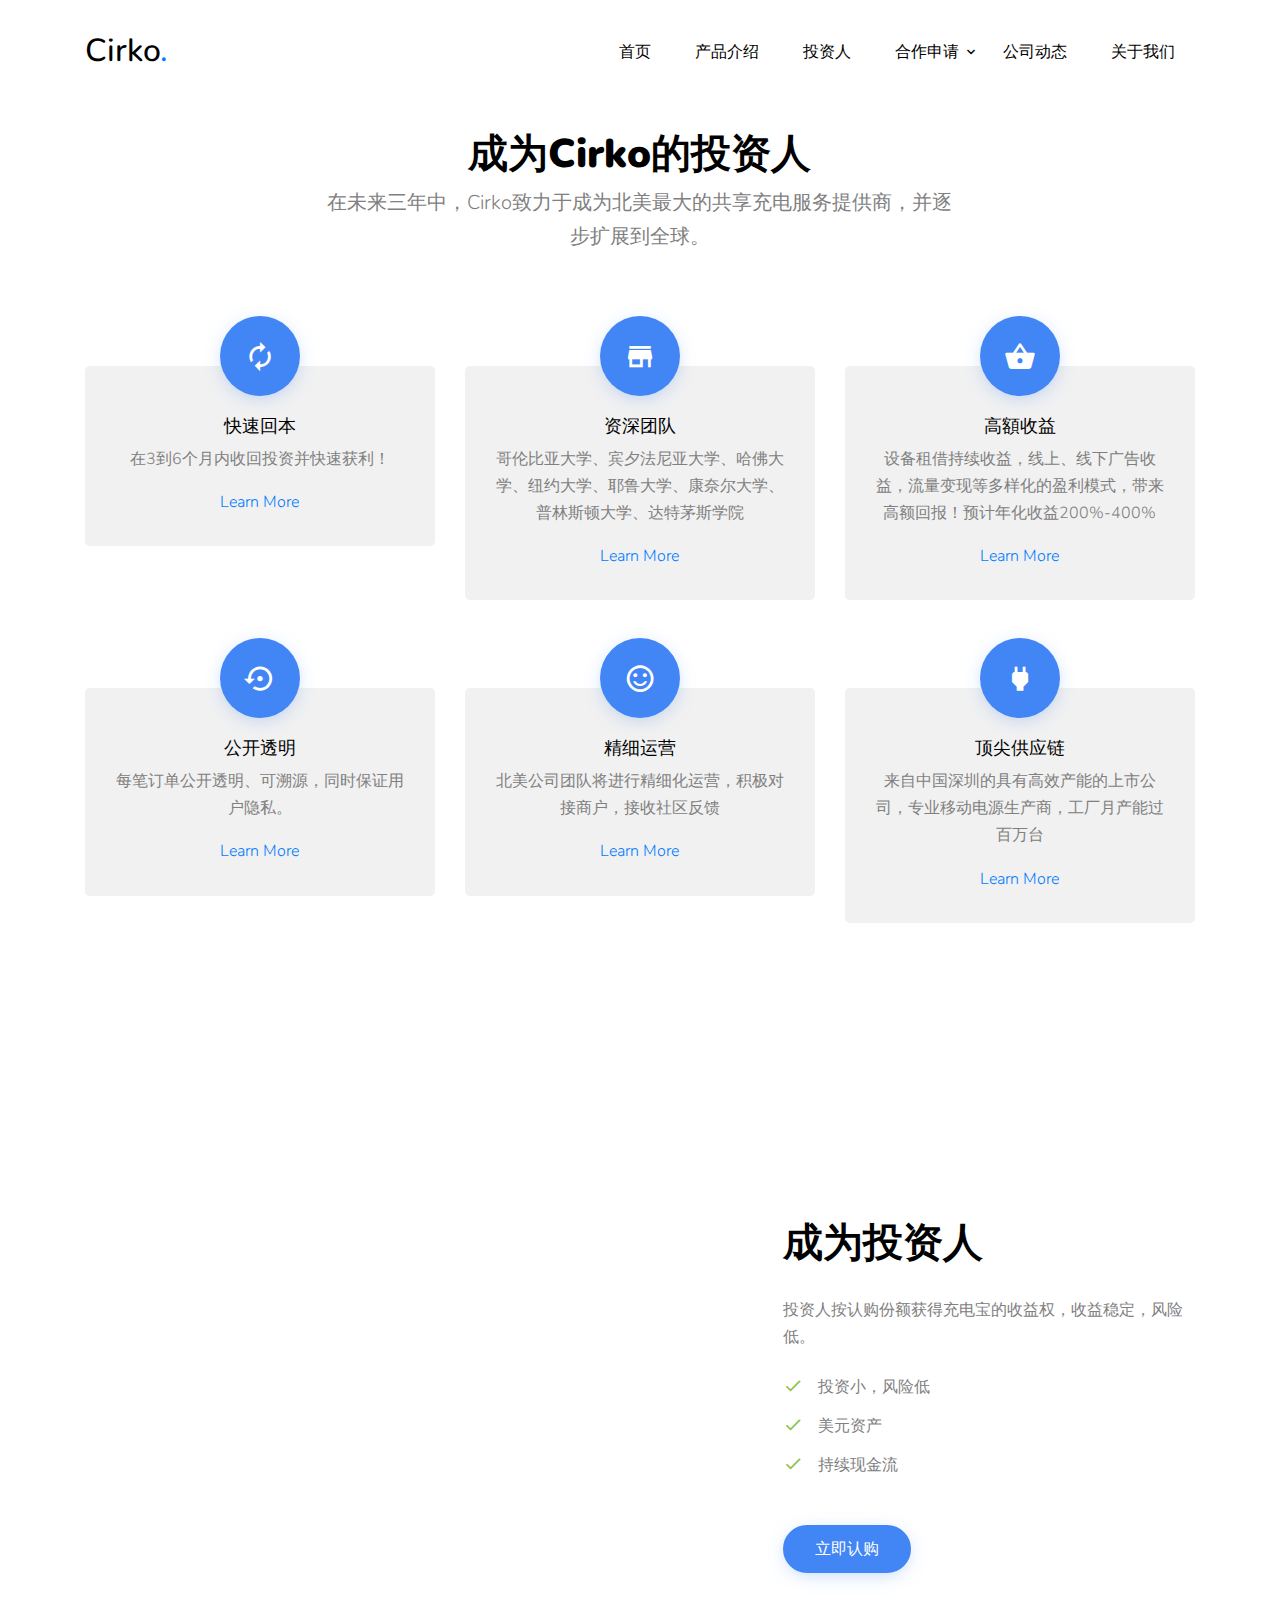
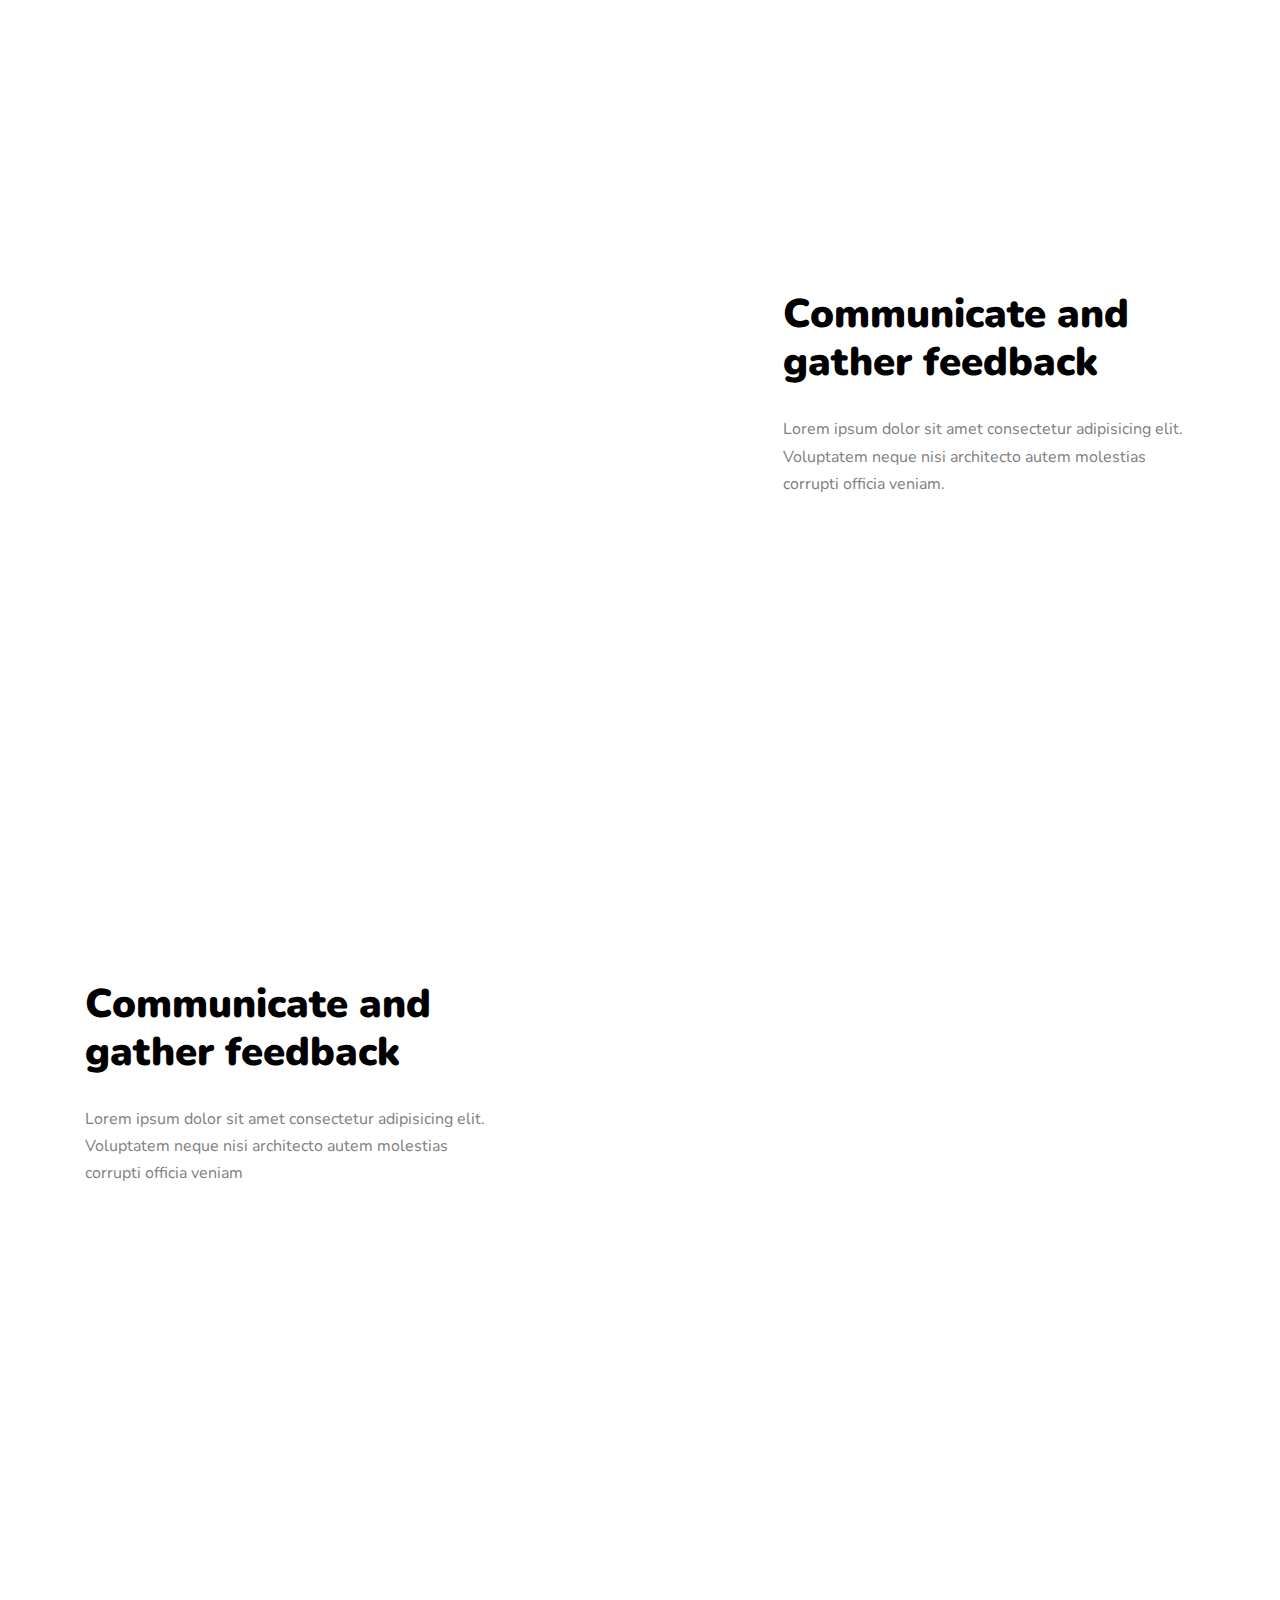
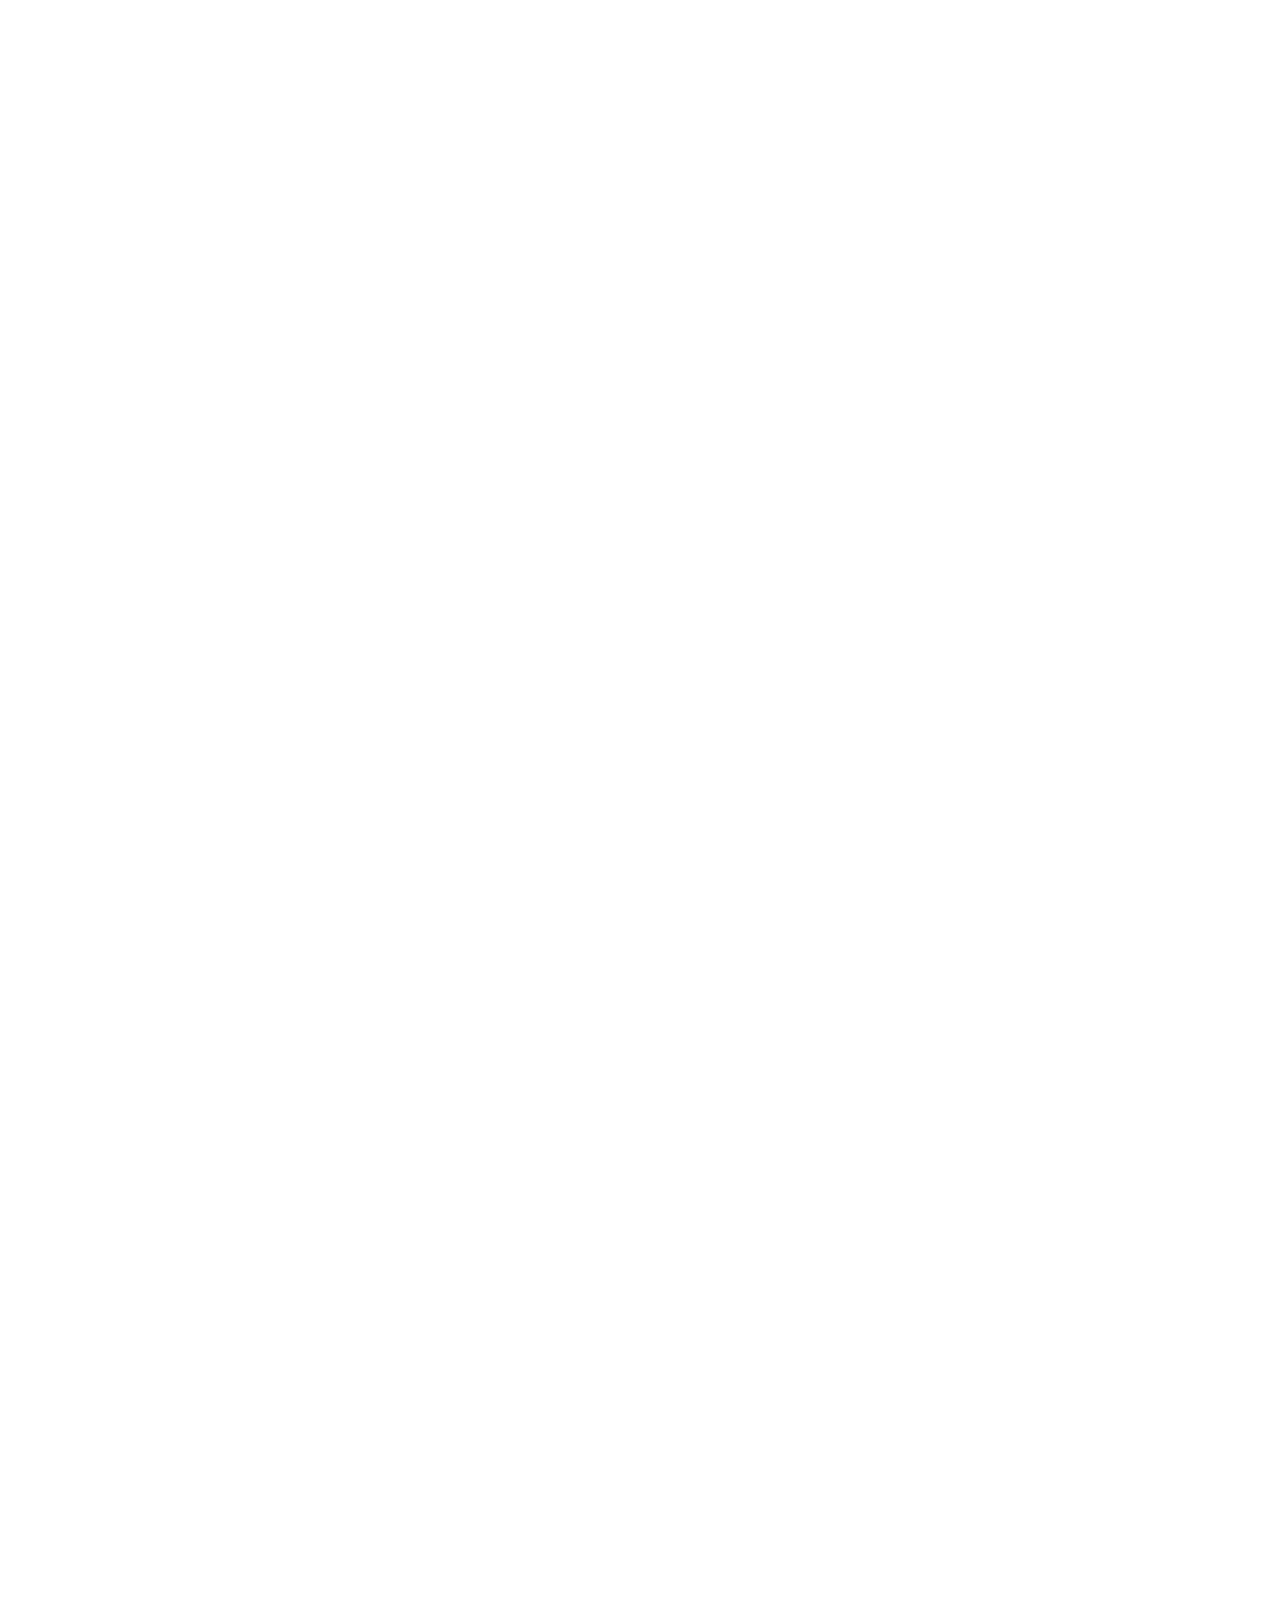
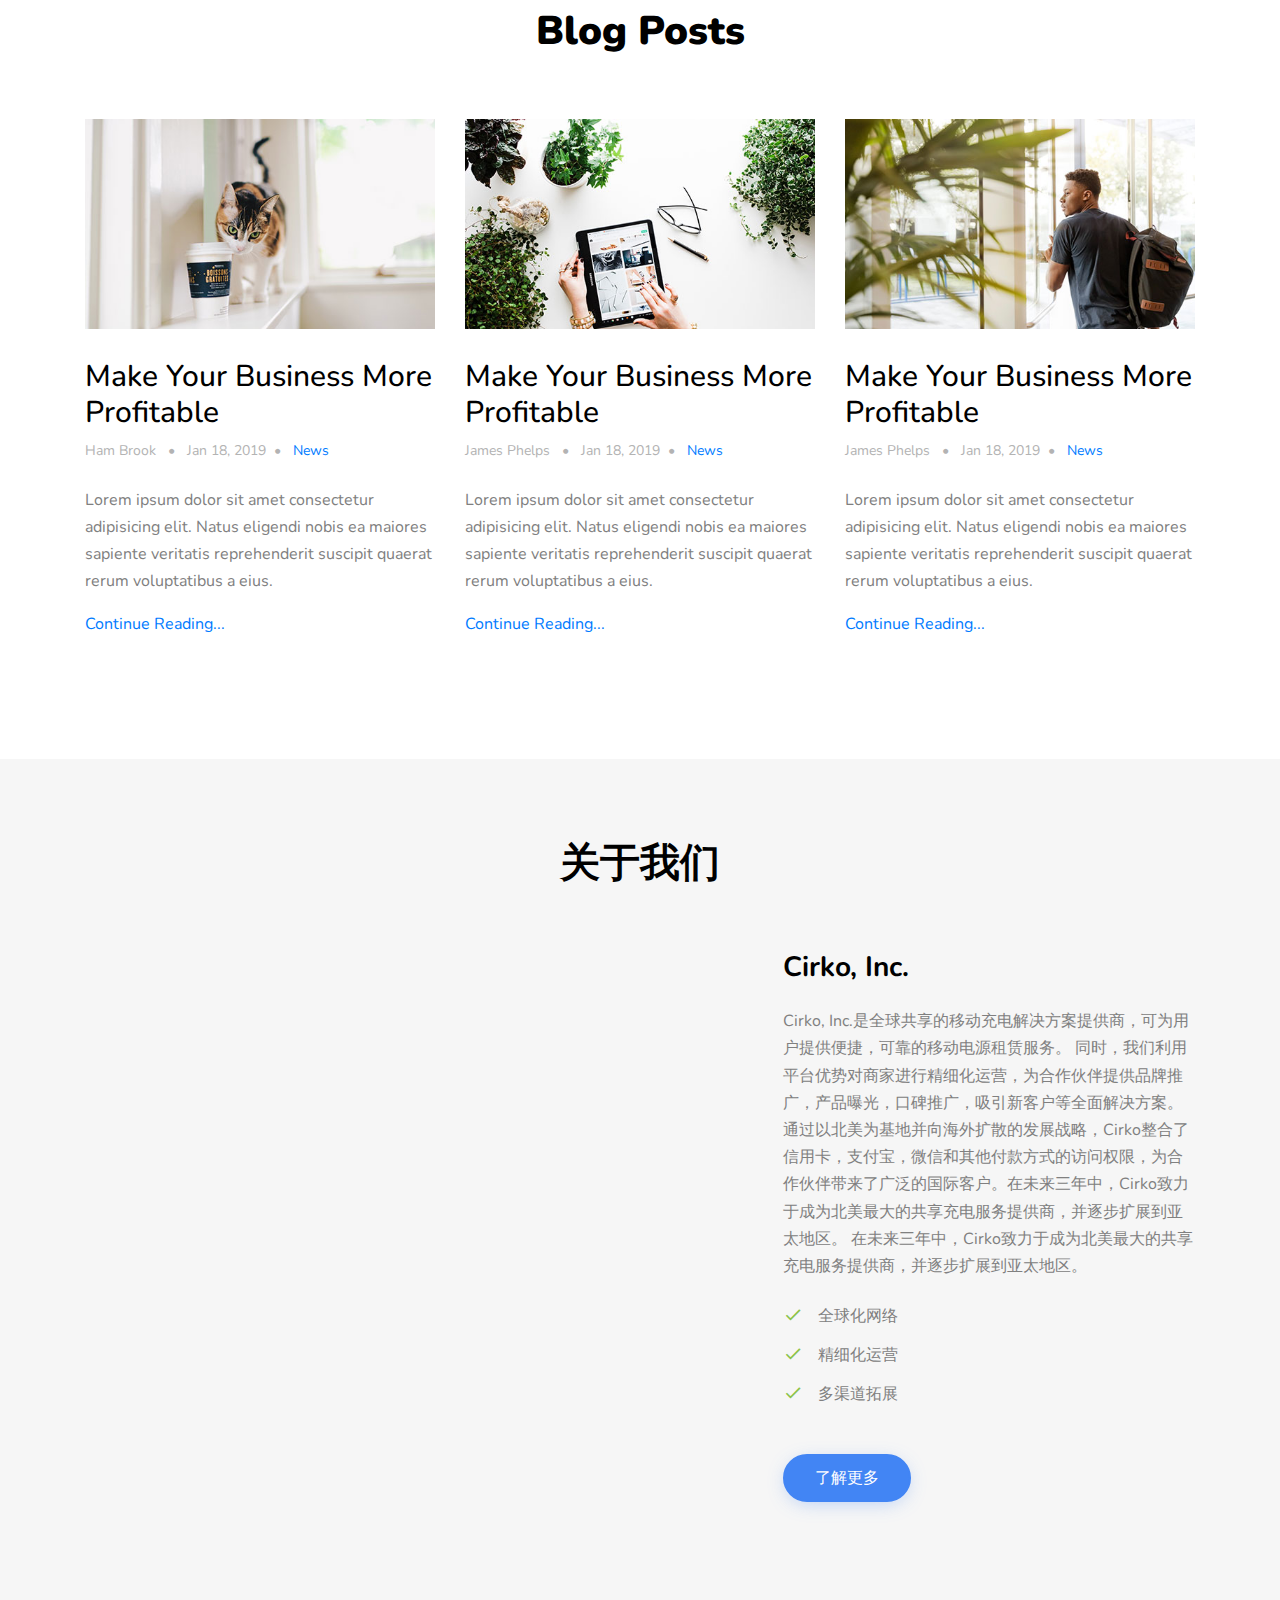
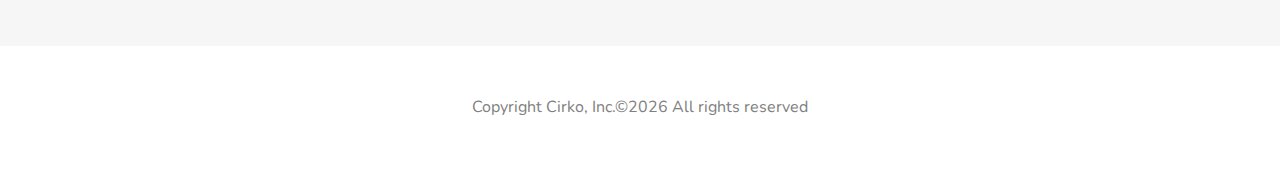
<file: investor.html>
<!DOCTYPE html>
<html lang="en">
  <head>
    <title>Cirko &mdash; 全球共享充电宝</title>
    <meta charset="utf-8">
    <meta name="viewport" content="width=device-width, initial-scale=1, shrink-to-fit=no">
    
    
    <link href="https://fonts.googleapis.com/css?family=Nunito:300,400,700" rel="stylesheet">
    <link rel="shortcut icon" href="images/logo.png" type="image/x-icon">
    <link rel="stylesheet" href="fonts/icomoon/style.css">

    <link rel="stylesheet" href="css/bootstrap.min.css">
    <link rel="stylesheet" href="css/jquery-ui.css">
    <link rel="stylesheet" href="css/owl.carousel.min.css">
    <link rel="stylesheet" href="css/owl.theme.default.min.css">
    <link rel="stylesheet" href="css/owl.theme.default.min.css">

    <link rel="stylesheet" href="css/jquery.fancybox.min.css">

    <link rel="stylesheet" href="css/bootstrap-datepicker.css">

    <link rel="stylesheet" href="fonts/flaticon/font/flaticon.css">

    <link rel="stylesheet" href="css/aos.css">

    <link rel="stylesheet" href="css/style.css">
    
  </head>
  <body data-spy="scroll" data-target=".site-navbar-target" data-offset="300">
  



  <div class="site-wrap"  id="home-section">

    <div class="site-mobile-menu site-navbar-target">
      <div class="site-mobile-menu-header">
        <div class="site-mobile-menu-close mt-3">
          <span class="icon-close2 js-menu-toggle"></span>
        </div>
      </div>
      <div class="site-mobile-menu-body"></div>
    </div>
   
   
    <header class="site-navbar py-4 js-sticky-header site-navbar-target" role="banner">

      <div class="container">
        <div class="row align-items-center">
          
          <div class="col-6 col-md-3 col-xl-4  d-block">
            <h1 class="mb-0 site-logo"><a href="index.html" class="text-black h2 mb-0">Cirko<span class="text-primary">.</span> </a></h1>
          </div>

          <div class="col-12 col-md-9 col-xl-8 main-menu">
            <nav class="site-navigation position-relative text-right" role="navigation">

              <ul class="site-menu main-menu js-clone-nav mr-auto d-none d-lg-block ml-0 pl-0">
                <li><a href="index.html" class="nav-link">首页</a></li>
                <li><a href="product.html" class="nav-link">产品介绍</a></li>
                <li><a href="investor.html" class="nav-link">投资人</a></li>
                <li class="has-children">
                  <a href="#about-section" class="nav-link">合作申请</a>
                  <ul class="dropdown arrow-top">
                    <li><a href="#our-team-section" class="nav-link">代理加盟</a></li>
                    <li><a href="#our-team-section" class="nav-link">商家入驻</a></li>
                  </ul>
                </li>
                <li><a href="#blog-section" class="nav-link">公司动态</a></li>
                <li><a href="about.html" class="nav-link">关于我们</a></li>
              </ul>
            </nav>
          </div>



          <div class="col-6 col-md-9 d-inline-block d-lg-none ml-md-0" ><a href="#" class="site-menu-toggle js-menu-toggle text-black float-right"><span class="icon-menu h3"></span></a></div>

        </div>
      </div>
      
    </header>
    
    <div style="height: 50px;" ></div>


    <div class="site-section" id="features-section">
      <div class="container">
        <div class="row mb-5 justify-content-center text-center"  data-aos="fade-up">
          <div class="col-7 text-center  mb-5">
            <h2 class="section-title">成为Cirko的投资人</h2>
            <p class="lead">在未来三年中，Cirko致力于成为北美最大的共享充电服务提供商，并逐步扩展到全球。</p>
          </div>
        </div>
        <div class="row align-items-stretch">
          <div class="col-md-6 col-lg-4 mb-4 mb-lg-4" data-aos="fade-up">
            
            <div class="unit-4 d-block">
              <div class="unit-4-icon mb-3">
                <span class="icon-wrap"><span class="text-primary icon-autorenew"></span></span>
              </div>
              <div>
                <h3>快速回本</h3>
                <p>在3到6个月内收回投资并快速获利！</p>
                <p><a href="#">Learn More</a></p>
              </div>
            </div>

          </div>
          <div class="col-md-6 col-lg-4 mb-4 mb-lg-4" data-aos="fade-up" data-aos-delay="100">

            <div class="unit-4 d-block">
              <div class="unit-4-icon mb-3">
                <span class="icon-wrap"><span class="text-primary icon-store_mall_directory"></span></span>
              </div>
              <div>
                <h3>资深团队</h3>
                <p>哥伦比亚大学、宾夕法尼亚大学、哈佛大学、纽约大学、耶鲁大学、康奈尔大学、普林斯顿大学、达特茅斯学院</p>
                <p><a href="#">Learn More</a></p>
              </div>
            </div>
          </div>
          <div class="col-md-6 col-lg-4 mb-4 mb-lg-4" data-aos="fade-up"  data-aos-delay="200">
            <div class="unit-4 d-block">
              <div class="unit-4-icon mb-3">
                <span class="icon-wrap"><span class="text-primary icon-shopping_basket"></span></span>
              </div>
              <div>
                <h3>高額收益</h3>
                <p>设备租借持续收益，线上、线下广告收益，流量变现等多样化的盈利模式，带来高额回报！预计年化收益200%-400%</p>
                <p><a href="#">Learn More</a></p>
              </div>
            </div>
          </div>


          <div class="col-md-6 col-lg-4 mb-4 mb-lg-4" data-aos="fade-up">
            <div class="unit-4 d-block">
              <div class="unit-4-icon mb-3">
                <span class="icon-wrap"><span class="text-primary icon-settings_backup_restore"></span></span>
              </div>
              <div>
                <h3>公开透明</h3>
                <p>每笔订单公开透明、可溯源，同时保证用户隐私。</p>
                <p><a href="#">Learn More</a></p>
              </div>
            </div>
          </div>

          <div class="col-md-6 col-lg-4 mb-4 mb-lg-4" data-aos="fade-up" data-aos-delay="100">
            <div class="unit-4 d-block">
              <div class="unit-4-icon mb-3">
                <span class="icon-wrap"><span class="text-primary icon-sentiment_satisfied"></span></span>
              </div>
              <div>
                <h3>精细运营</h3>
                <p>北美公司团队将进行精细化运营，积极对接商户，接收社区反馈</p>
                <p><a href="#">Learn More</a></p>
              </div>
            </div>

            
          </div>
          
          <div class="col-md-6 col-lg-4 mb-4 mb-lg-4" data-aos="fade-up" data-aos-delay="200">
            <div class="unit-4 d-block">
              <div class="unit-4-icon mb-3">
                <span class="icon-wrap"><span class="text-primary icon-power"></span></span>
              </div>
              <div>
                <h3>顶尖供应链</h3>
                <p>来自中国深圳的具有高效产能的上市公司，专业移动电源生产商，工厂月产能过百万台</p>
                <p><a href="#">Learn More</a></p>
              </div>
            </div>
          </div>

        </div>
      </div>
    </div>
    
    <div class="feature-big">
      <div class="container">
        <div class="row mb-5 site-section">
          <div class="col-lg-7" data-aos="fade-right">
            <img src="images/undraw_gift_card_6ekc.svg" alt="Image" class="img-fluid">
          </div>
          <div class="col-lg-5 pl-lg-5 ml-auto mt-md-5">
            <h2 class="text-black">成为投资人</h2>
            <p class="mb-4">投资人按认购份额获得充电宝的收益权，收益稳定，风险低。</p>
            <ul class="ul-check mb-5 list-unstyled success">
              <li>投资小，风险低</li>
              <li>美元资产</li>
              <li>持续现金流</li>
            </ul>
            <div>
              <a href="https://wj.qq.com/s2/7151841/47af" class="btn btn-primary mr-2 mb-2">立即认购</a>
              
            </div>

          </div>
        </div>


        <div class="row mb-5 site-section">
          <div class="col-lg-7" data-aos="fade-right">
            <img src="images/undraw_gift_card_6ekc.svg" alt="Image" class="img-fluid">
          </div>
          <div class="col-lg-5 pl-lg-5 ml-auto mt-md-5">
            <h2 class="text-black">Communicate and gather feedback</h2>
            <p class="mb-4">Lorem ipsum dolor sit amet consectetur adipisicing elit. Voluptatem neque nisi architecto autem molestias corrupti officia veniam.</p>
            
            <div class="author-box" data-aos="fade-left">
              <div class="d-flex mb-4">
                <div class="mr-3">
                  <img src="images/person_4.jpg" alt="Image" class="img-fluid rounded-circle">
                </div>
                <div class="mr-auto text-black">
                  <strong class="font-weight-bold mb-0">Grey Simpson</strong> <br>
                  Co-Founder, XYZ Inc.
                </div>
              </div>
              <blockquote>&ldquo;Lorem ipsum dolor sit amet, consectetur adipisicing elit. Ducimus vitae ipsa asperiores inventore aperiam iure?&rdquo;</blockquote>
            </div>
          </div>
        </div>

        <div class="mt-5 row mb-5 site-section ">
          <div class="col-lg-7 order-1 order-lg-2" data-aos="fade-left">
            <img src="images/undraw_metrics_gtu7.svg" alt="Image" class="img-fluid">
          </div>
          <div class="col-lg-5 pr-lg-5 mr-auto mt-5 order-2 order-lg-1">
            <h2 class="text-black">Communicate and gather feedback</h2>
            <p class="mb-4">Lorem ipsum dolor sit amet consectetur adipisicing elit. Voluptatem neque nisi architecto autem molestias corrupti officia veniam</p>
            
            

            <div class="author-box" data-aos="fade-right">
              <div class="d-flex mb-4">
                <div class="mr-3">
                  <img src="images/person_1.jpg" alt="Image" class="img-fluid rounded-circle">
                </div>
                <div class="mr-auto text-black">
                  <strong class="font-weight-bold mb-0">Kimberly Gush</strong> <br>
                  Co-Founder, XYZ Inc.
                </div>
              </div>
              <blockquote>&ldquo;Lorem ipsum dolor sit amet, consectetur adipisicing elit. Ducimus vitae ipsa asperiores inventore aperiam iure?&rdquo;</blockquote>
            </div>
          </div>
        </div>
      </div>
    </div>


    <div class="site-section" id="our-team-section">
      <div class="container">
        <div class="row mb-5 justify-content-center text-center"  data-aos="fade-up">
          <div class="col-7 text-center  mb-5">
            <h2 class="section-title">Our Team</h2>
            <p class="lead">Lorem ipsum dolor sit amet, consectetur adipisicing elit. Fuga quos quaerat sapiente nam, id vero.</p>
          </div>
        </div>
       
        <div class="row">

          <div class="col-lg-4 col-md-6 mb-4" data-aos="fade-up" data-aos-delay="100">
            <div class="person">
              <div class="bio-img">
                <figure>
                  <img src="images/person_1.jpg" alt="Image" class="img-fluid">
                </figure>
                <div class="social">
                  <a href="#"><span class="icon-facebook"></span></a>
                  <a href="#"><span class="icon-twitter"></span></a>
                  <a href="#"><span class="icon-instagram"></span></a>
                </div>
              </div>
              <h2 class="text-black h1">Cloe Marena</h2>
              <span class="sub-title d-block mb-3">President</span>
              <p>Lorem ipsum dolor sit amet, consectetur adipisicing elit. Voluptatum excepturi corporis qui doloribus perspiciatis ipsa modi accusantium repellat.</p>
            </div>
          </div>

          <div class="col-lg-4 col-md-6 mb-4" data-aos="fade-up" data-aos-delay="200">
            <div class="person">
              <div class="bio-img">
                <figure>
                  <img src="images/person_2.jpg" alt="Image" class="img-fluid">
                </figure>
                <div class="social">
                  <a href="#"><span class="icon-facebook"></span></a>
                  <a href="#"><span class="icon-twitter"></span></a>
                  <a href="#"><span class="icon-instagram"></span></a>
                </div>
              </div>
              <h2 class="text-black h1">John Rooster</h2>
              <span class="sub-title d-block mb-3">Marketing</span>
              <p>Lorem ipsum dolor sit amet, consectetur adipisicing elit. Voluptatum excepturi corporis qui doloribus perspiciatis ipsa modi accusantium repellat.</p>
              
            </div>
          </div>
          
          <div class="col-lg-4 col-md-6 mb-4" data-aos="fade-up" data-aos-delay="300">
            <div class="person">
              <div class="bio-img">
                <figure>
                  <img src="images/person_3.jpg" alt="Image" class="img-fluid">
                </figure>
                <div class="social">
                  <a href="#"><span class="icon-facebook"></span></a>
                  <a href="#"><span class="icon-twitter"></span></a>
                  <a href="#"><span class="icon-instagram"></span></a>
                </div>
              </div>
              <h2 class="text-black h1">Will Turner</h2>
              <span class="sub-title d-block mb-3">Marketing</span>
              <p>Lorem ipsum dolor sit amet, consectetur adipisicing elit. Voluptatum excepturi corporis qui doloribus perspiciatis ipsa modi accusantium repellat.</p>
            </div>
          </div>

          <div class="col-lg-4 col-md-6 mb-4" data-aos="fade-up">
            <div class="person">
              <div class="bio-img">
                <figure>
                  <img src="images/person_4.jpg" alt="Image" class="img-fluid">
                </figure>
                <div class="social">
                  <a href="#"><span class="icon-facebook"></span></a>
                  <a href="#"><span class="icon-twitter"></span></a>
                  <a href="#"><span class="icon-instagram"></span></a>
                </div>
              </div>
              <h2 class="text-black h1">Nicolas Stainer</h2>
              <span class="sub-title d-block mb-3">Financing</span>
              <p>Lorem ipsum dolor sit amet, consectetur adipisicing elit. Voluptatum excepturi corporis qui doloribus perspiciatis ipsa modi accusantium repellat.</p>
            </div>
          </div>

          <div class="col-lg-4 col-md-6 mb-4" data-aos="fade-up" data-aos-delay="100">
            <div class="person">
              <div class="bio-img">
                <figure>
                  <img src="images/person_5.jpg" alt="Image" class="img-fluid">
                </figure>
                <div class="social">
                  <a href="#"><span class="icon-facebook"></span></a>
                  <a href="#"><span class="icon-twitter"></span></a>
                  <a href="#"><span class="icon-instagram"></span></a>
                </div>
              </div>
              <h2 class="text-black h1">George Brook</h2>
              <span class="sub-title d-block mb-3">Founder</span>
              <p>Lorem ipsum dolor sit amet, consectetur adipisicing elit. Voluptatum excepturi corporis qui doloribus perspiciatis ipsa modi accusantium repellat.</p>
            </div>
          </div>

          <div class="col-lg-4 col-md-6 mb-4" data-aos="fade-up" data-aos-delay="200">
            <div class="person">
              <div class="bio-img">
                <figure>
                  <img src="images/person_6.jpg" alt="Image" class="img-fluid">
                </figure>
                <div class="social">
                  <a href="#"><span class="icon-facebook"></span></a>
                  <a href="#"><span class="icon-twitter"></span></a>
                  <a href="#"><span class="icon-instagram"></span></a>
                </div>
              </div>
              <h2 class="text-black h1">Emely Hopson</h2>
              <span class="sub-title d-block mb-3">Marketing</span>
              <p>Lorem ipsum dolor sit amet, consectetur adipisicing elit. Voluptatum excepturi corporis qui doloribus perspiciatis ipsa modi accusantium repellat.</p>
              
            </div>
          </div>

        </div>
      </div>
    </div>




    <div class="site-section" id="blog-section">
      <div class="container">
        <div class="row mb-5">
          <div class="col-12 text-center">
            <h2 class="section-title mb-3">Blog Posts</h2>
          </div>
        </div>

        <div class="row">
          <div class="col-md-6 col-lg-4 mb-4 mb-lg-4">
            <div class="h-entry">
              <img src="images/img_1.jpg" alt="Image" class="img-fluid">
              <h2><a href="#">Make Your Business More Profitable</a></h2>
              <div class="meta mb-4">Ham Brook <span class="mx-2">&bullet;</span> Jan 18, 2019<span class="mx-2">&bullet;</span> <a href="#">News</a></div>
              <p>Lorem ipsum dolor sit amet consectetur adipisicing elit. Natus eligendi nobis ea maiores sapiente veritatis reprehenderit suscipit quaerat rerum voluptatibus a eius.</p>
              <p><a href="#">Continue Reading...</a></p>
            </div> 
          </div>
          <div class="col-md-6 col-lg-4 mb-4 mb-lg-4">
            <div class="h-entry">
              <img src="images/img_2.jpg" alt="Image" class="img-fluid">
              <h2><a href="#">Make Your Business More Profitable</a></h2>
              <div class="meta mb-4">James Phelps <span class="mx-2">&bullet;</span> Jan 18, 2019<span class="mx-2">&bullet;</span> <a href="#">News</a></div>
              <p>Lorem ipsum dolor sit amet consectetur adipisicing elit. Natus eligendi nobis ea maiores sapiente veritatis reprehenderit suscipit quaerat rerum voluptatibus a eius.</p>
              <p><a href="#">Continue Reading...</a></p>
            </div>
          </div>
          <div class="col-md-6 col-lg-4 mb-4 mb-lg-4">
            <div class="h-entry">
              <img src="images/img_3.jpg" alt="Image" class="img-fluid">
              <h2><a href="#">Make Your Business More Profitable</a></h2>
              <div class="meta mb-4">James Phelps <span class="mx-2">&bullet;</span> Jan 18, 2019<span class="mx-2">&bullet;</span> <a href="#">News</a></div>
              <p>Lorem ipsum dolor sit amet consectetur adipisicing elit. Natus eligendi nobis ea maiores sapiente veritatis reprehenderit suscipit quaerat rerum voluptatibus a eius.</p>
              <p><a href="#">Continue Reading...</a></p>
            </div> 
          </div>
          
        </div>
      </div>
    </div>

    <div class="site-section bg-light" id="about-section">
      <div class="container">
        <div class="row mb-5">
          <div class="col-12 text-center">
            <h2 class="section-title mb-3">关于我们</h2>
          </div>
        </div>
        <div class="row mb-5">
          <div class="col-lg-6" data-aos="fade-right">
            <img src="images/undraw_bookmarks_r6up.svg" alt="Image" class="img-fluid">
          </div>
          <div class="col-lg-5 ml-auto pl-lg-5">
            <h2 class="text-black mb-4 h3 font-weight-bold">Cirko, Inc.</h2>
            <p class="mb-4">Cirko, Inc.是全球共享的移动充电解决方案提供商，可为用户提供便捷，可靠的移动电源租赁服务。 同时，我们利用平台优势对商家进行精细化运营，为合作伙伴提供品牌推广，产品曝光，口碑推广，吸引新客户等全面解决方案。
              通过以北美为基地并向海外扩散的发展战略，Cirko整合了信用卡，支付宝，微信和其他付款方式的访问权限，为合作伙伴带来了广泛的国际客户。在未来三年中，Cirko致力于成为北美最大的共享充电服务提供商，并逐步扩展到亚太地区。
              在未来三年中，Cirko致力于成为北美最大的共享充电服务提供商，并逐步扩展到亚太地区。</p>
            <ul class="ul-check mb-5 list-unstyled success">
              <li>全球化网络</li>
              <li>精细化运营</li>
              <li>多渠道拓展</li>
            </ul>
            <p><a href="#" class="btn btn-primary">了解更多</a></p>
          </div>
        </div>

        
      </div>
    </div>


    <div class="footer py-5 text-center">
      <div class="container">
        <!-- <div class="row mb-5">
          <div class="col-12">
            <p class="mb-0">
              <a href="#" class="p-3"><span class="icon-facebook"></span></a>
              <a href="#" class="p-3"><span class="icon-twitter"></span></a>
              <a href="#" class="p-3"><span class="icon-instagram"></span></a>
              <a href="#" class="p-3"><span class="icon-linkedin"></span></a>
              <a href="#" class="p-3"><span class="icon-pinterest"></span></a>
            </p>
          </div>
        </div> -->
        <div class="row">
          <div class="col-md-12">
            <p class="mb-0">
            <!-- Link back to Colorlib can't be removed. Template is licensed under CC BY 3.0. -->
            Copyright Cirko, Inc.&copy;<script>document.write(new Date().getFullYear());</script> All rights reserved
            <!-- Link back to Colorlib can't be removed. Template is licensed under CC BY 3.0. -->
            </p>
          </div>
        </div>
      </div>
    </div>
  </div> <!-- .site-wrap -->

  <script src="js/jquery-3.3.1.min.js"></script>
  <script src="js/jquery-ui.js"></script>
  <script src="js/popper.min.js"></script>
  <script src="js/bootstrap.min.js"></script>
  <script src="js/owl.carousel.min.js"></script>
  <script src="js/jquery.countdown.min.js"></script>
  <script src="js/bootstrap-datepicker.min.js"></script>
  <script src="js/jquery.easing.1.3.js"></script>
  <script src="js/aos.js"></script>
  <script src="js/jquery.fancybox.min.js"></script>
  <script src="js/jquery.sticky.js"></script>

  
  <script src="js/main.js"></script>
  
  </body>
</html>
</file>
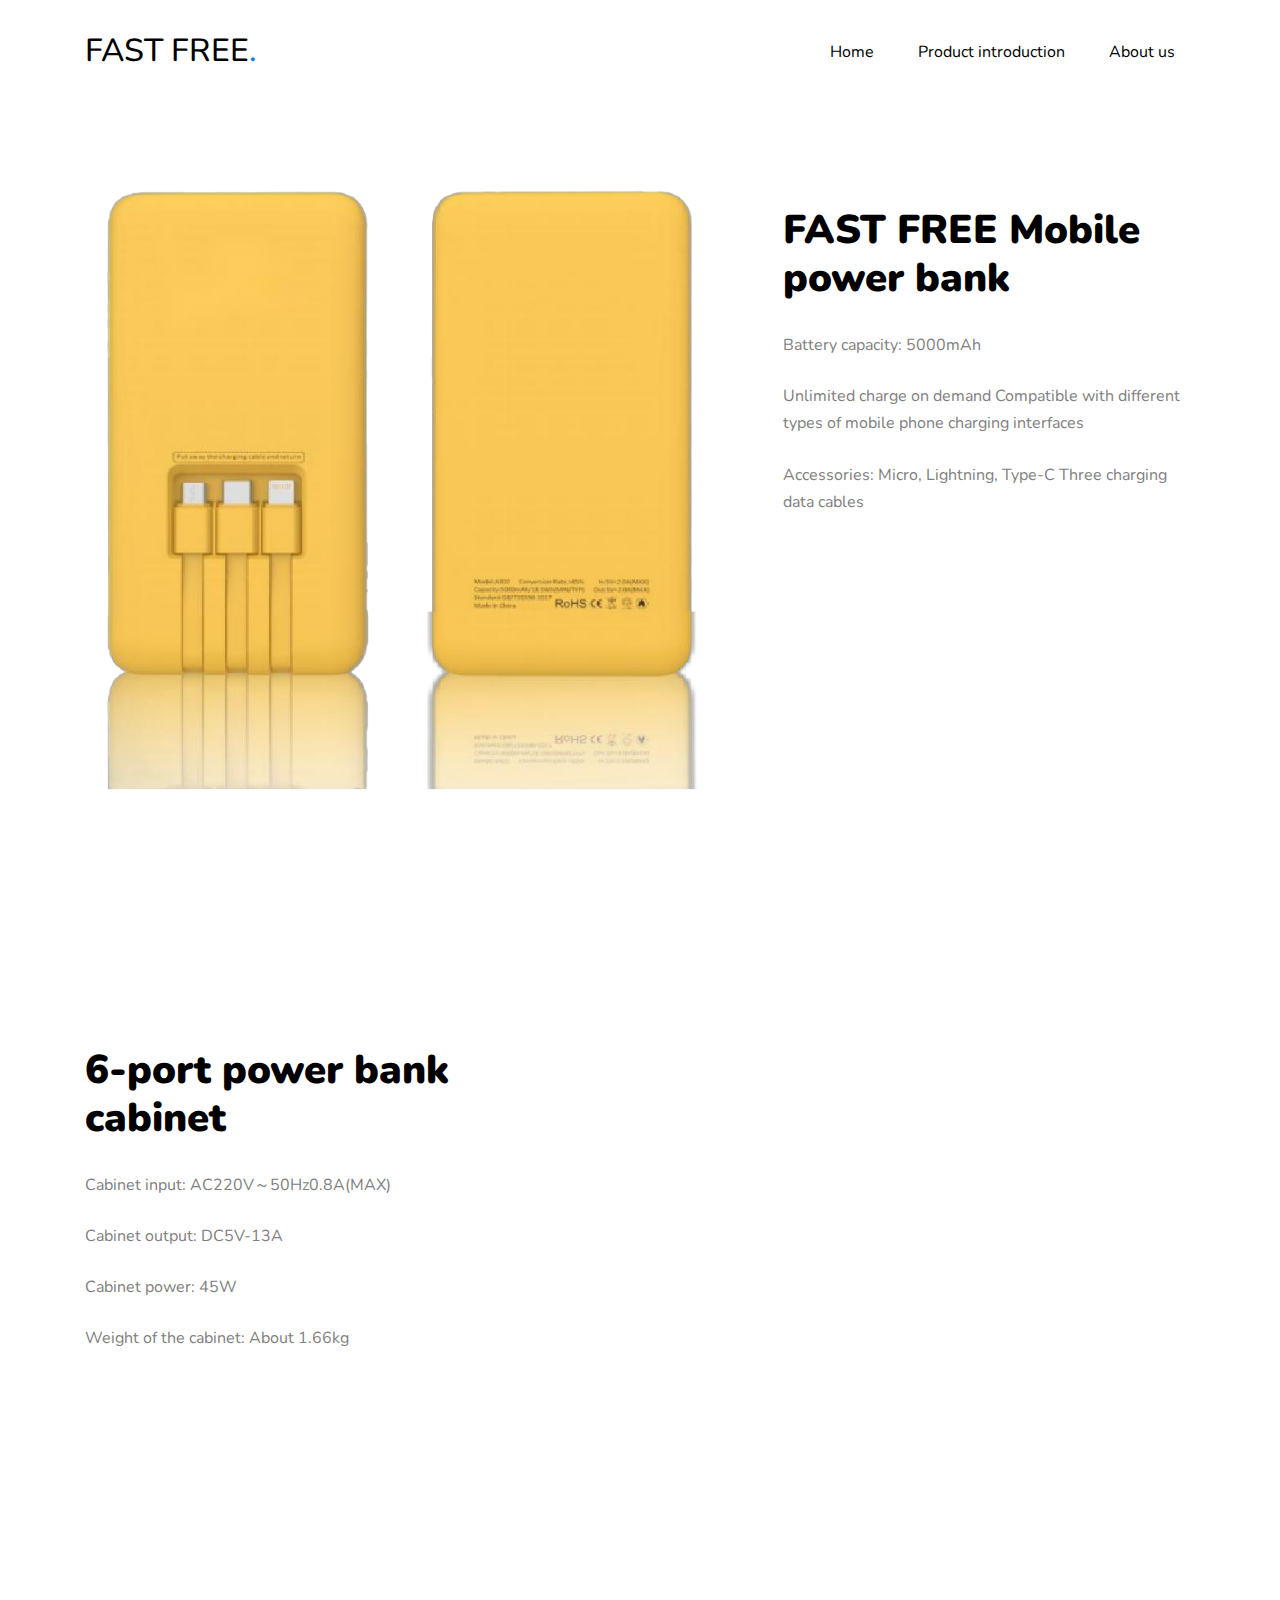
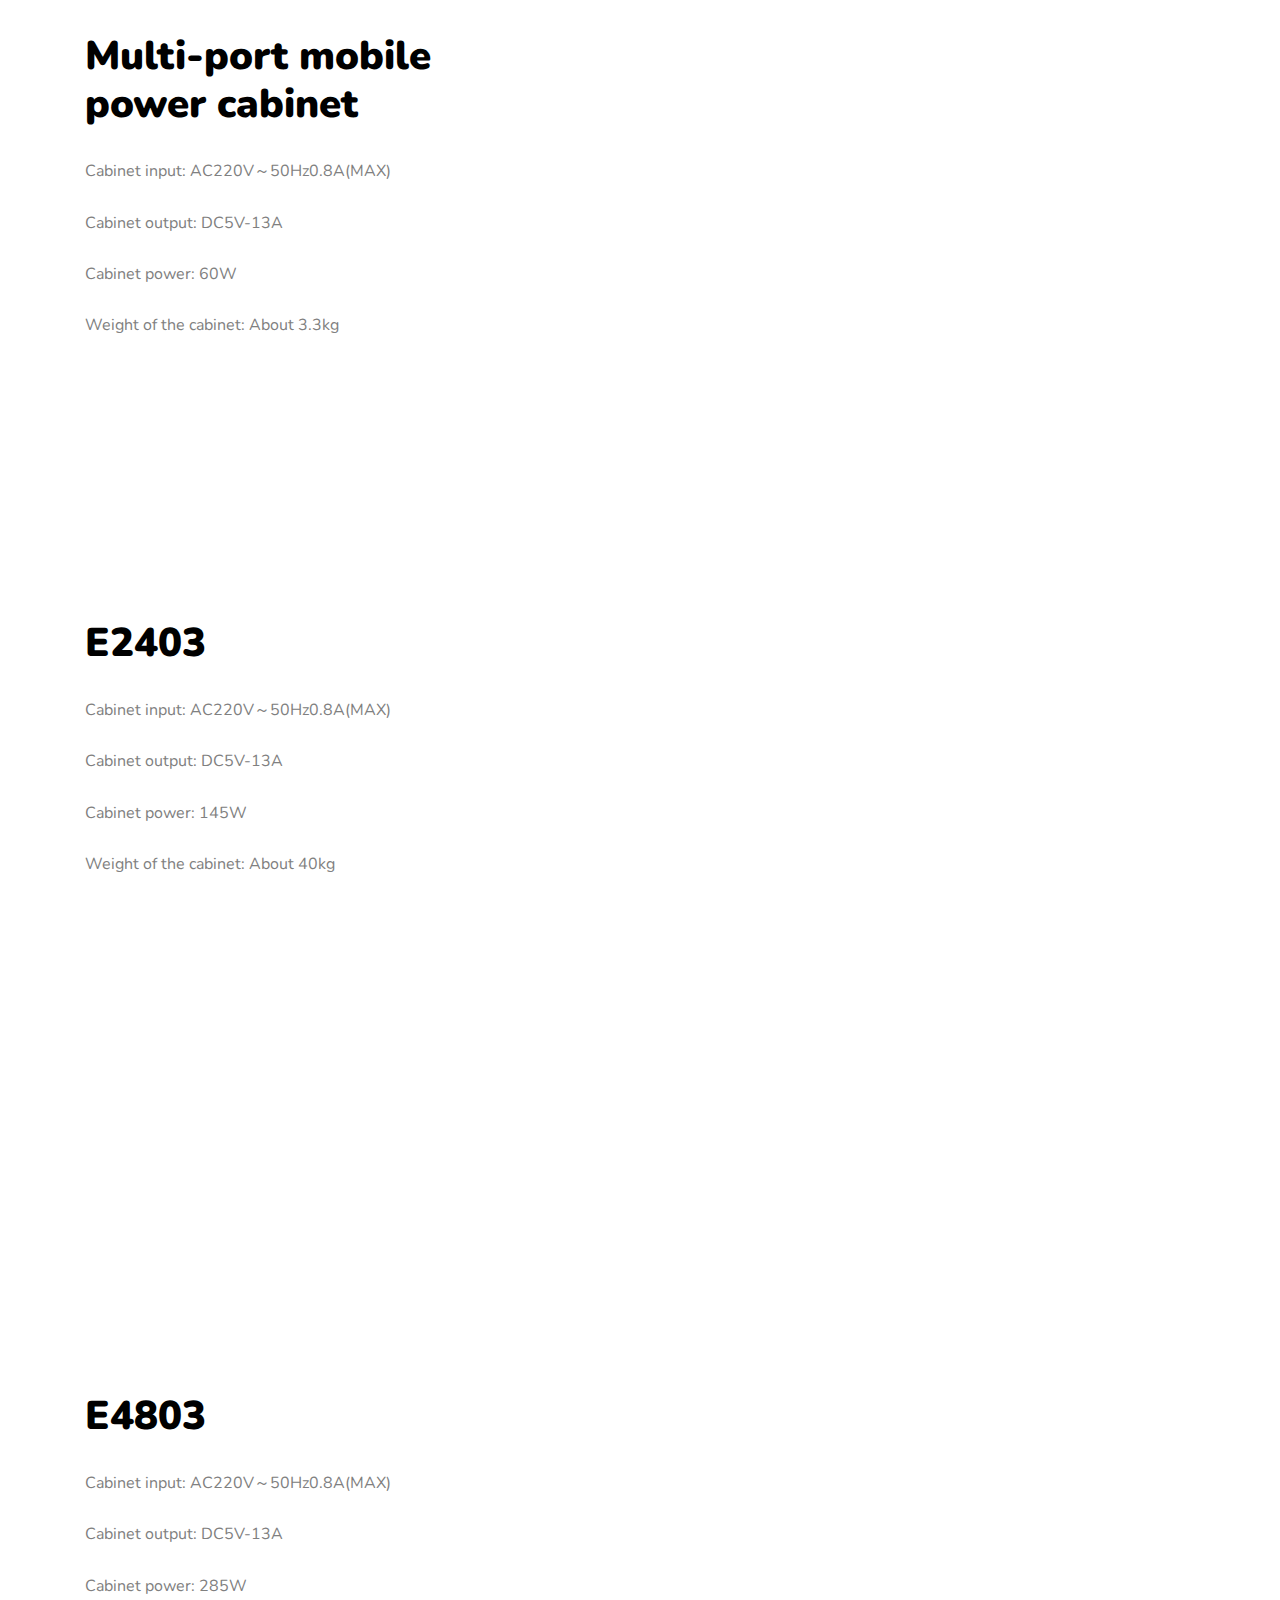
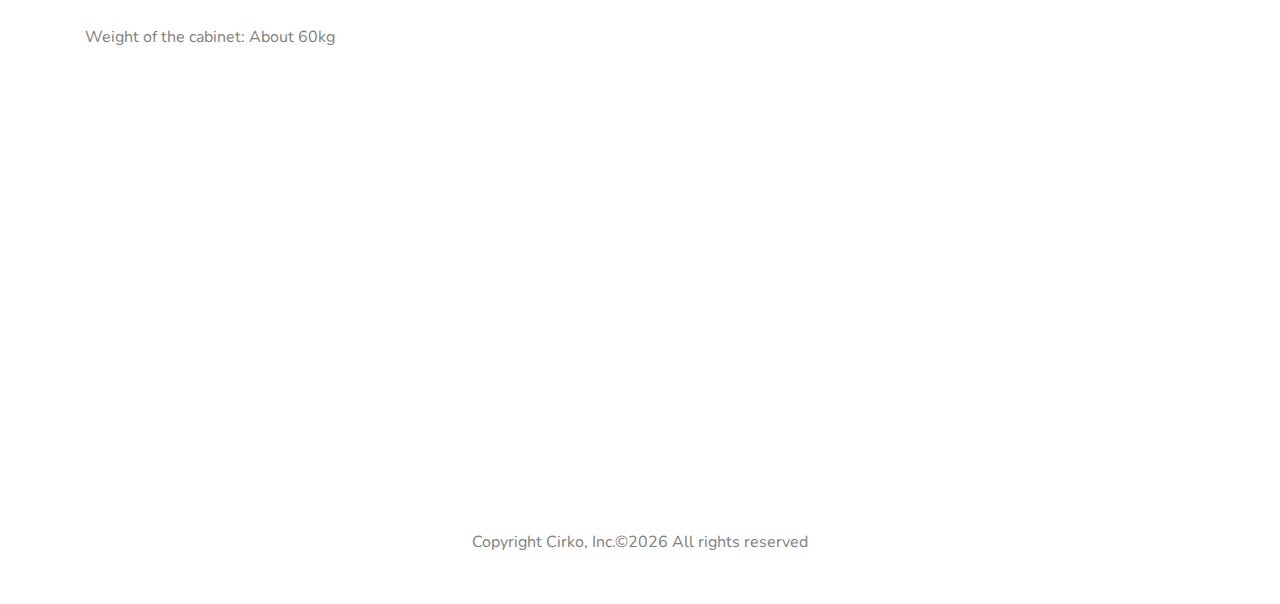
<file: product.html>
<!DOCTYPE html>
<html lang="en">
  <head>
    <title>FAST FREE &mdash; Global sharing of power bank</title>
    <meta charset="utf-8">
    <meta name="viewport" content="width=device-width, initial-scale=1, shrink-to-fit=no">
    
    
    <link href="https://fonts.googleapis.com/css?family=Nunito:300,400,700" rel="stylesheet">
    <link rel="shortcut icon" href="images/logo.png" type="image/x-icon">
    <link rel="stylesheet" href="fonts/icomoon/style.css">

    <link rel="stylesheet" href="css/bootstrap.min.css">
    <link rel="stylesheet" href="css/jquery-ui.css">
    <link rel="stylesheet" href="css/owl.carousel.min.css">
    <link rel="stylesheet" href="css/owl.theme.default.min.css">
    <link rel="stylesheet" href="css/owl.theme.default.min.css">

    <link rel="stylesheet" href="css/jquery.fancybox.min.css">

    <link rel="stylesheet" href="css/bootstrap-datepicker.css">

    <link rel="stylesheet" href="fonts/flaticon/font/flaticon.css">

    <link rel="stylesheet" href="css/aos.css">

    <link rel="stylesheet" href="css/style.css">
    
  </head>
  <body data-spy="scroll" data-target=".site-navbar-target" data-offset="300">
  

  <!-- <div id="overlayer"></div>
  <div class="loader">
    <div class="spinner-border text-primary" role="status">
      <span class="sr-only">Loading...</span>
    </div>
  </div> -->

  <div class="site-wrap"  id="home-section">

    <div class="site-mobile-menu site-navbar-target">
      <div class="site-mobile-menu-header">
        <div class="site-mobile-menu-close mt-3">
          <span class="icon-close2 js-menu-toggle"></span>
        </div>
      </div>
      <div class="site-mobile-menu-body"></div>
    </div>
   
   
    <header class="site-navbar py-4 js-sticky-header site-navbar-target" role="banner">

      <div class="container">
        <div class="row align-items-center">
          
          <div class="col-6 col-md-3 col-xl-4  d-block">
            <h1 class="mb-0 site-logo"><a href="index.html" class="text-black h2 mb-0">FAST FREE<span class="text-primary">.</span> </a></h1>
          </div>

          <div class="col-12 col-md-9 col-xl-8 main-menu">
            <nav class="site-navigation position-relative text-right" role="navigation">

              <ul class="site-menu main-menu js-clone-nav mr-auto d-none d-lg-block ml-0 pl-0">
                <li><a href="index.html" class="nav-link">Home</a></li>
                <li><a href="product.html" class="nav-link">Product introduction</a></li>
                <li><a href="about.html" class="nav-link">About us</a></li>
              </ul>
            </nav>
          </div>


          <div class="col-6 col-md-9 d-inline-block d-lg-none ml-md-0" ><a href="#" class="site-menu-toggle js-menu-toggle text-black float-right"><span class="icon-menu h3"></span></a></div>

        </div>
      </div>
      
    </header>
    

    
    <div class="feature-big" id="product">
      <div class="container">
        <div class="text-center  mb-3">
          <h2 class="section-title">Product introduction</h2>
          <!-- <h2 class="section-title">产品介绍</h2> -->

        </div>
        <div class="row mb-5 site-section">
          <div class="col-lg-7" data-aos="fade-right">
            <img src="images/box1.png" alt="Image" class="img-fluid">
          </div>
          <div class="col-lg-5 pl-lg-5 ml-auto mt-md-5">
            <h2 class="text-black">FAST FREE Mobile power bank</h2>
            <p class="mb-4">Battery capacity: 5000mAh  </p>
            <p class="mb-4">Unlimited charge on demand
              Compatible with different types of mobile phone charging interfaces </p>
            <p class="mb-4">Accessories: Micro, Lightning,
              Type-C Three charging data cables</p>
            <div>
            </div>
          </div>
        </div>
        <div class="mt-5 row mb-5 site-section ">
          <div class="col-lg-7 order-1 order-lg-2" data-aos="fade-left">
            <img src="images/box.png" alt="Image" class="img-fluid">
          </div>
          <div class="col-lg-5 pr-lg-5 mr-auto mt-5 order-2 order-lg-1">
            <h2 class="text-black">6-port power bank cabinet</h2>
            <p class="mb-4">Cabinet input: AC220V～50Hz0.8A(MAX)</p>
            <p class="mb-4">Cabinet output: DC5V-13A</p>
            <p class="mb-4">Cabinet power: 45W</p>
            <p class="mb-4">Weight of the cabinet: About 1.66kg</p>
            <div>
            </div>
          </div>
        </div>
        <div class="mt-5 row mb-5 site-section ">
          <div class="col-lg-7 order-1 order-lg-2" data-aos="fade-left">
            <img src="images/box.png" alt="Image" class="img-fluid">
          </div>
          <div class="col-lg-5 pr-lg-5 mr-auto mt-5 order-2 order-lg-1">
            <h2 class="text-black">Multi-port mobile power cabinet</h2>
            <p class="mb-4">Cabinet input: AC220V～50Hz0.8A(MAX)</p>
            <p class="mb-4">Cabinet output: DC5V-13A</p>
            <p class="mb-4">Cabinet power: 60W</p>
            <p class="mb-4">Weight of the cabinet: About 3.3kg</p>
            <div>
            </div>
          </div>
        </div>
        <div class="mt-5 row mb-5 site-section ">
          <div class="col-lg-7 order-1 order-lg-2" data-aos="fade-left">
            <img src="images/box5.png" alt="Image" class="img-fluid">
          </div>
          <div class="col-lg-5 pr-lg-5 mr-auto mt-5 order-2 order-lg-1">
            <h2 class="text-black">E2403</h2>
            <p class="mb-4">Cabinet input: AC220V～50Hz0.8A(MAX)</p>
            <p class="mb-4">Cabinet output: DC5V-13A</p>
            <p class="mb-4">Cabinet power: 145W</p>
            <p class="mb-4">Weight of the cabinet: About 40kg</p>
            <div>
            </div>
          </div>
        </div>
        <div class="mt-5 row mb-5 site-section ">
          <div class="col-lg-7 order-1 order-lg-2" data-aos="fade-left">
            <img src="images/box6.png" alt="Image" class="img-fluid">
          </div>
          <div class="col-lg-5 pr-lg-5 mr-auto mt-5 order-2 order-lg-1">
            <h2 class="text-black">E4803</h2>
            <p class="mb-4">Cabinet input: AC220V～50Hz0.8A(MAX)</p>
            <p class="mb-4">Cabinet output: DC5V-13A</p>
            <p class="mb-4">Cabinet power: 285W</p>
            <p class="mb-4">Weight of the cabinet: About 60kg</p>
            <div>
            </div>
          </div>
        </div>
      </div>
    </div>



    <div class="footer py-5 text-center">
      <div class="container">
        <!-- <div class="row mb-5">
          <div class="col-12">
            <p class="mb-0">
              <a href="#" class="p-3"><span class="icon-facebook"></span></a>
              <a href="#" class="p-3"><span class="icon-twitter"></span></a>
              <a href="#" class="p-3"><span class="icon-instagram"></span></a>
              <a href="#" class="p-3"><span class="icon-linkedin"></span></a>
              <a href="#" class="p-3"><span class="icon-pinterest"></span></a>
            </p>
          </div>
        </div> -->
        <div class="row">
          <div class="col-md-12">
            <p class="mb-0">
            <!-- Link back to Colorlib can't be removed. Template is licensed under CC BY 3.0. -->
            Copyright Cirko, Inc.&copy;<script>document.write(new Date().getFullYear());</script> All rights reserved
            <!-- Link back to Colorlib can't be removed. Template is licensed under CC BY 3.0. -->
            </p>
          </div>
        </div>
      </div>
    </div>
  </div> <!-- .site-wrap -->

  <script src="js/jquery-3.3.1.min.js"></script>
  <script src="js/jquery-ui.js"></script>
  <script src="js/popper.min.js"></script>
  <script src="js/bootstrap.min.js"></script>
  <script src="js/owl.carousel.min.js"></script>
  <script src="js/jquery.countdown.min.js"></script>
  <script src="js/bootstrap-datepicker.min.js"></script>
  <script src="js/jquery.easing.1.3.js"></script>
  <script src="js/aos.js"></script>
  <script src="js/jquery.fancybox.min.js"></script>
  <script src="js/jquery.sticky.js"></script>

  
  <script src="js/main.js"></script>
  
  </body>
</html>
</file>
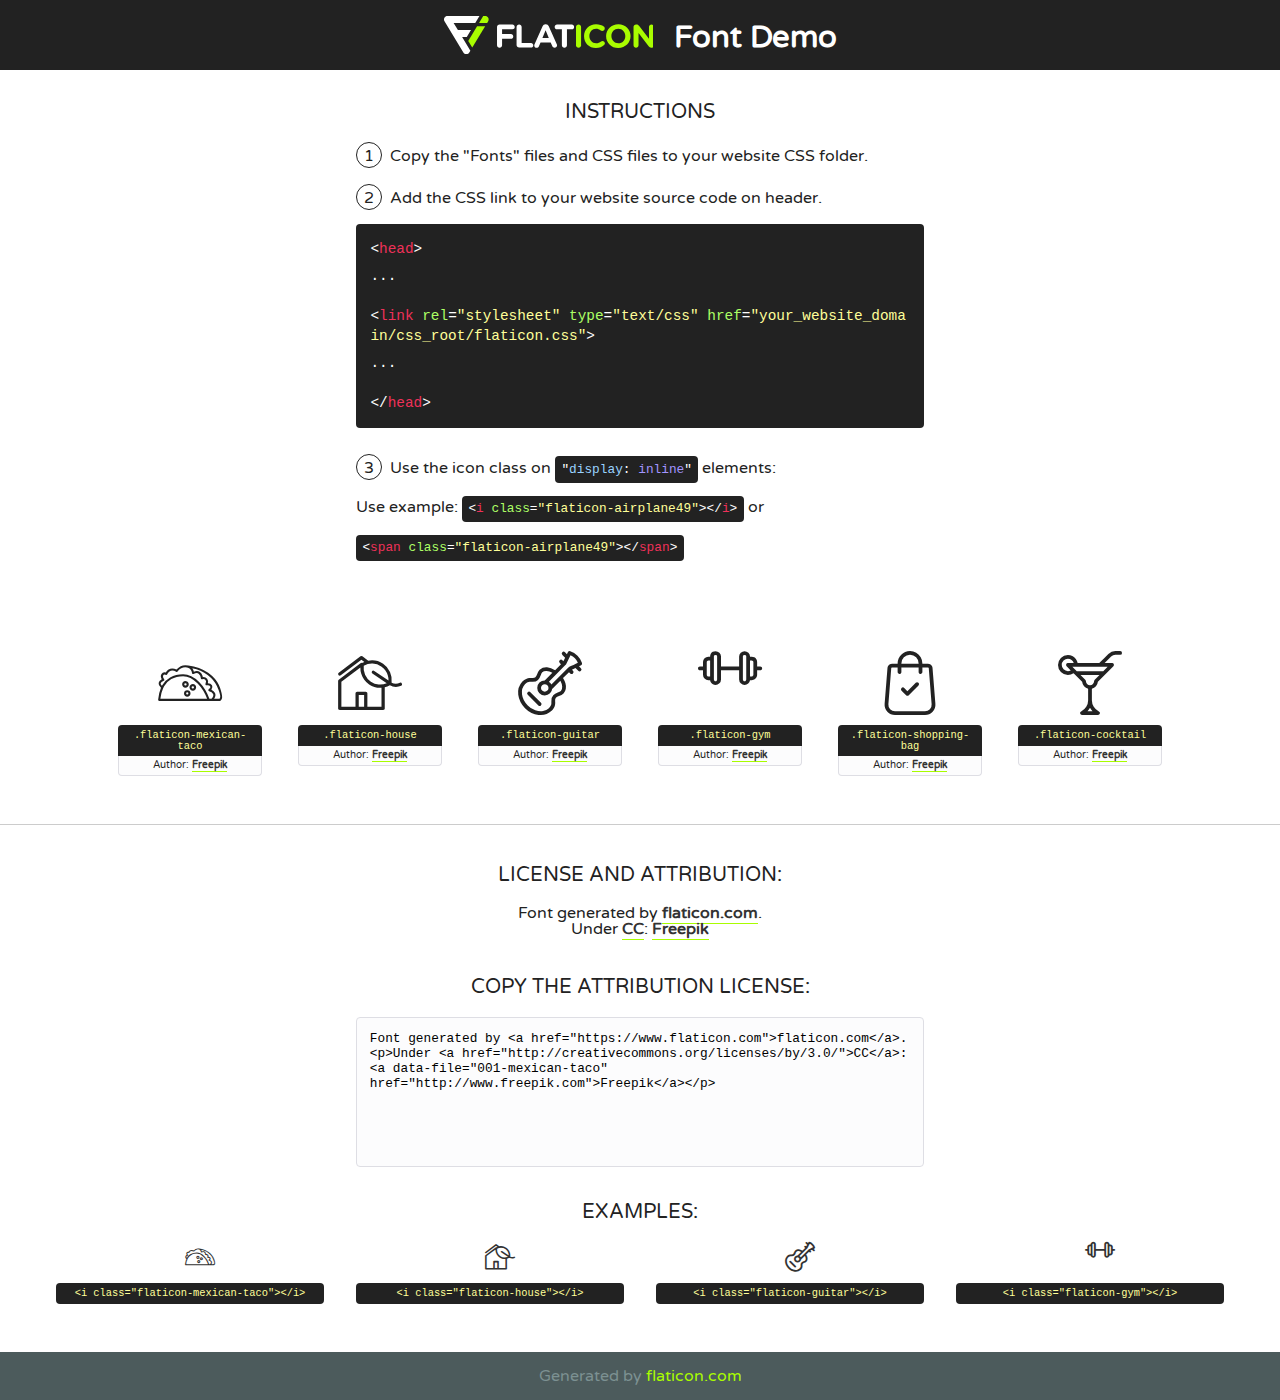
<file: fonts/flaticon/font/flaticon.html>
<!DOCTYPE html>
<!--
  Flaticon icon font: Flaticon
  Creation date: 11/02/2019 11:47
-->
<html>
<!DOCTYPE html>
<html>

<head>
    <title>Flaticon WebFont</title>
    <link href="http://fonts.googleapis.com/css?family=Varela+Round" rel="stylesheet" type="text/css" />
    <link rel="stylesheet" type="text/css" href="flaticon.css">
    <meta charset="UTF-8">
    <style>
    html, body, div, span, applet, object, iframe,
    h1, h2, h3, h4, h5, h6, p, blockquote, pre,
    a, abbr, acronym, address, big, cite, code,
    del, dfn, em, img, ins, kbd, q, s, samp,
    small, strike, strong, sub, sup, tt, var,
    b, u, i, center,
    dl, dt, dd, ol, ul, li,
    fieldset, form, label, legend,
    table, caption, tbody, tfoot, thead, tr, th, td,
    article, aside, canvas, details, embed, 
    figure, figcaption, footer, header, hgroup, 
    menu, nav, output, ruby, section, summary,
    time, mark, audio, video {
        margin: 0;
        padding: 0;
        border: 0;
        font-size: 100%;
        font: inherit;
        vertical-align: baseline;
    }
    /* HTML5 display-role reset for older browsers */
    article, aside, details, figcaption, figure, 
    footer, header, hgroup, menu, nav, section {
        display: block;
    }
    body {
        line-height: 1;
    }
    ol, ul {
        list-style: none;
    }
    blockquote, q {
        quotes: none;
    }
    blockquote:before, blockquote:after,
    q:before, q:after {
        content: '';
        content: none;
    }
    table {
        border-collapse: collapse;
        border-spacing: 0;
    }
    body {
        font-family: 'Varela Round', Helvetica, Arial, sans-serif;
        font-size: 16px;
        color: #222;
    }
    a {
        color: #333;
        border-bottom: 1px solid #a9fd00;
        font-weight: bold;
        text-decoration: none;
    }
    * {
        -moz-box-sizing: border-box;
        -webkit-box-sizing: border-box;
        box-sizing: border-box;
        margin: 0;
        padding: 0;
    }
    [class^="flaticon-"]:before, [class*=" flaticon-"]:before, [class^="flaticon-"]:after, [class*=" flaticon-"]:after {
        font-family: Flaticon;
        font-size: 30px;
        font-style: normal;
        margin-left: 20px;
        color: #333;
    }
    .wrapper {
        max-width: 600px;
        margin: auto;
        padding: 0 1em;
    }
    .title {
        font-size: 1.25em;
        text-align: center;
        margin-bottom: 1em;
        text-transform: uppercase;
    }
    header {
        text-align: center;
        background-color: #222;
        color: #fff;
        padding: 1em;
    }
    header .logo {
        width: 210px;
        height: 38px;
        display: inline-block;
        vertical-align: middle;
        margin-right: 1em;
        border: none;
    }
    header strong {
        font-size: 1.95em;
        font-weight: bold;
        vertical-align: middle;
        margin-top: 5px;
        display: inline-block;
    }
    .demo {
        margin: 2em auto;
        line-height: 1.25em;
    }
    .demo ul li {
        margin-bottom: 1em;
    }
    .demo ul li .num {
        color: #222;
        border-radius: 20px;
        display: inline-block;
        width: 26px;
        padding: 3px;
        height: 26px;
        text-align: center;
        margin-right: 0.5em;
        border: 1px solid #222;
    }
    .demo ul li code {
        background-color: #222;
        border-radius: 4px;
        padding: 0.25em 0.5em;
        display: inline-block;
        color: #fff;
        font-family: Consolas,Monaco,Lucida Console,Liberation Mono,DejaVu Sans Mono,Bitstream Vera Sans Mono,Courier New, monospace;
        font-weight: lighter;
        margin-top: 1em;
        font-size: 0.8em;
        word-break: break-all;
    }
    .demo ul li code.big {
        padding: 1em;
        font-size: 0.9em;
    }
    .demo ul li code .red {
        color: #EF3159;
    }
    .demo ul li code .green {
        color: #ACFF65;
    }
    .demo ul li code .yellow {
        color: #FFFF99;
    }
    .demo ul li code .blue {
        color: #99D3FF;
    }
    .demo ul li code .purple {
        color: #A295FF;
    }
    .demo ul li code .dots {
        margin-top: 0.5em;
        display: block;
    }
    #glyphs {
        border-bottom: 1px solid #ccc;
        padding: 2em 0;
        text-align: center;
    }
    .glyph {
        display: inline-block;
        width: 9em;
        margin: 1em;
        text-align: center;
        vertical-align: top;
        background: #FFF;
    }
    .glyph .glyph-icon {
        padding: 10px;
        display: block;
        font-family:"Flaticon";
        font-size: 64px;
        line-height: 1;
    }
    .glyph .glyph-icon:before {
        font-size: 64px;
        color: #222;
        margin-left: 0;
    }
    .class-name {
        font-size: 0.65em;
        background-color: #222;
        color: #fff;
        border-radius: 4px 4px 0 0;
        padding: 0.5em;
        color: #FFFF99;
        font-family: Consolas,Monaco,Lucida Console,Liberation Mono,DejaVu Sans Mono,Bitstream Vera Sans Mono,Courier New, monospace;
    }
    .author-name {
        font-size: 0.6em;
        background-color: #fcfcfd;
        border: 1px solid #DEDEE4;
        border-top: 0;
        border-radius: 0 0 4px 4px;
        padding: 0.5em;
    }
    .class-name:last-child {
        font-size: 10px;
        color:#888;
    }
    .class-name:last-child a {
        font-size: 10px;
        color:#555;
    }
    .class-name:last-child a:hover {
        color:#a9fd00;
    }
    .glyph > input {
        display: block;
        width: 100px;
        margin: 5px auto;
        text-align: center;
        font-size: 12px;
        cursor: text;
    }
    .glyph > input.icon-input {
        font-family:"Flaticon";
        font-size: 16px;
        margin-bottom: 10px;
    }
    .attribution .title {
        margin-top: 2em;
    }
    .attribution textarea {
        background-color: #fcfcfd;
        padding: 1em;
        border: none;
        box-shadow: none;
        border: 1px solid #DEDEE4;
        border-radius: 4px;
        resize: none;
        width: 100%;
        height: 150px;
        font-size: 0.8em;
        font-family: Consolas,Monaco,Lucida Console,Liberation Mono,DejaVu Sans Mono,Bitstream Vera Sans Mono,Courier New, monospace;
        -webkit-appearance: none;
    }
    .iconsuse {
        margin: 2em auto;
        text-align: center;
        max-width: 1200px;
    }
    .iconsuse:after {
        content: '';
        display: table;
        clear: both;
    }
    .iconsuse .image {
        float: left;
        width: 25%;
        padding: 0 1em;
    }
    .iconsuse .image p {
        margin-bottom: 1em;
    }
    .iconsuse .image span {
        display: block;
        font-size: 0.65em;
        background-color: #222;
        color: #fff;
        border-radius: 4px;
        padding: 0.5em;
        color: #FFFF99;
        margin-top: 1em;
        font-family: Consolas,Monaco,Lucida Console,Liberation Mono,DejaVu Sans Mono,Bitstream Vera Sans Mono,Courier New, monospace;
    }
    #footer {
        text-align: center;
        background-color: #4C5B5C;
        color: #7c9192;
        padding: 1em;
    }
    #footer a {
        border: none;
        color: #a9fd00;
        font-weight: normal;
    }
    @media (max-width: 960px) {
        .iconsuse .image {
            width: 50%;
        }
    }
    @media (max-width: 560px) {
        .iconsuse .image {
            width: 100%;
        }
    }
    </style>
</head>

<body class="characters-off">

    <header>
        <a href="https://www.flaticon.com" target="_blank" class="logo">
            <svg version="1.1" xmlns="http://www.w3.org/2000/svg" xmlns:xlink="http://www.w3.org/1999/xlink" xmlns:a="http://ns.adobe.com/AdobeSVGViewerExtensions/3.0/" viewBox="0 0 560.875 102.036" enable-background="new 0 0 560.875 102.036" xml:space="preserve">
                <defs>
                </defs>
                <g>
                    <g class="letters">
                        <path fill="#ffffff" d="M141.596,29.675c0-3.777,2.985-6.767,6.764-6.767h34.438c3.426,0,6.15,2.728,6.15,6.15
                        c0,3.43-2.724,6.149-6.15,6.149h-27.674v13.091h23.719c3.429,0,6.151,2.724,6.151,6.15c0,3.43-2.723,6.149-6.151,6.149h-23.719
                        v17.574c0,3.773-2.986,6.761-6.764,6.761c-3.779,0-6.764-2.989-6.764-6.761V29.675z"></path>
                        <path fill="#ffffff" d="M193.844,29.149c0-3.781,2.985-6.767,6.764-6.767c3.776,0,6.763,2.985,6.763,6.767v42.957h25.039
                        c3.426,0,6.149,2.726,6.149,6.153c0,3.425-2.723,6.15-6.149,6.15h-31.802c-3.779,0-6.764-2.986-6.764-6.768V29.149z"></path>
                        <path fill="#ffffff" d="M241.891,75.71l21.438-48.407c1.492-3.341,4.215-5.357,7.906-5.357h0.792
                        c3.686,0,6.323,2.017,7.815,5.357l21.439,48.407c0.436,0.967,0.701,1.845,0.701,2.723c0,3.602-2.809,6.501-6.414,6.501
                        c-3.161,0-5.269-1.845-6.499-4.655l-4.132-9.661h-27.059l-4.301,10.102c-1.144,2.631-3.426,4.214-6.237,4.214
                        c-3.517,0-6.24-2.81-6.24-6.325C241.1,77.64,241.451,76.677,241.891,75.71z M279.932,58.666l-8.521-20.297l-8.526,20.297H279.932
                        z"></path>
                        <path fill="#ffffff" d="M314.864,35.387H301.86c-3.429,0-6.239-2.813-6.239-6.238c0-3.429,2.811-6.24,6.239-6.24h39.533
                        c3.426,0,6.237,2.811,6.237,6.24c0,3.425-2.811,6.238-6.237,6.238h-13.001v42.785c0,3.773-2.99,6.761-6.764,6.761
                        c-3.779,0-6.764-2.989-6.764-6.761V35.387z"></path>
                        <path fill="#A9FD00" d="M352.615,29.149c0-3.781,2.985-6.767,6.767-6.767c3.774,0,6.761,2.985,6.761,6.767v49.024
                        c0,3.773-2.987,6.761-6.761,6.761c-3.781,0-6.767-2.989-6.767-6.761V29.149z"></path>
                        <path fill="#A9FD00" d="M374.132,53.836v-0.179c0-17.481,13.178-31.801,32.065-31.801c9.22,0,15.459,2.458,20.557,6.238
                        c1.402,1.054,2.637,2.985,2.637,5.357c0,3.692-2.985,6.59-6.681,6.59c-1.845,0-3.071-0.702-4.044-1.319
                        c-3.776-2.813-7.729-4.393-12.562-4.393c-10.364,0-17.831,8.611-17.831,19.154v0.173c0,10.542,7.291,19.329,17.831,19.329
                        c5.715,0,9.492-1.756,13.359-4.834c1.049-0.874,2.458-1.491,4.039-1.491c3.429,0,6.325,2.813,6.325,6.236
                        c0,2.106-1.056,3.78-2.282,4.834c-5.539,4.834-12.036,7.733-21.878,7.733C387.572,85.464,374.132,71.493,374.132,53.836z"></path>
                        <path fill="#A9FD00" d="M433.009,53.836v-0.179c0-17.481,13.79-31.801,32.766-31.801c18.981,0,32.592,14.143,32.592,31.628v0.173
                        c0,17.483-13.785,31.807-32.769,31.807C446.625,85.464,433.009,71.32,433.009,53.836z M484.224,53.836v-0.179
                        c0-10.539-7.725-19.326-18.626-19.326c-10.893,0-18.449,8.611-18.449,19.154v0.173c0,10.542,7.73,19.329,18.626,19.329
                        C476.676,72.986,484.224,64.378,484.224,53.836z"></path>
                        <path fill="#A9FD00" d="M506.233,29.321c0-3.774,2.99-6.763,6.767-6.763h1.401c3.252,0,5.183,1.583,7.029,3.953l26.093,34.265
                        V29.059c0-3.692,2.99-6.677,6.681-6.677c3.683,0,6.671,2.985,6.671,6.677v48.934c0,3.78-2.987,6.765-6.764,6.765h-0.436
                        c-3.257,0-5.188-1.581-7.034-3.953l-27.056-35.492v32.944c0,3.687-2.985,6.676-6.678,6.676c-3.683,0-6.673-2.989-6.673-6.676
                        V29.321z"></path>
                    </g>
                    <g class="insignia">
                        <path fill="#ffffff" d="M48.372,56.137h12.517l11.156-18.537H37.186L25.688,18.539h57.825L94.668,0H9.271
                        C5.925,0,2.842,1.801,1.198,4.716c-1.644,2.907-1.593,6.482,0.134,9.343l50.38,83.501c1.678,2.781,4.689,4.476,7.938,4.476
                        c3.246,0,6.257-1.695,7.935-4.476l2.898-4.804L48.372,56.137z"></path>
                        <g class="i">
                            <path fill="#A9FD00" d="M93.575,18.539h0.031v0.004l21.652,0.004l2.705-4.488c1.727-2.861,1.778-6.436,0.133-9.343
                            C116.454,1.801,113.371,0,110.026,0h-5.294L93.575,18.539z"></path>
                            <polygon fill="#A9FD00" points="88.291,27.356 64.725,66.486 75.519,84.404 109.942,27.356"></polygon>
                        </g>
                    </g>
                </g>
            </svg>
        </a>
        <strong>Font Demo</strong>
    </header>


    <section class="demo wrapper">

        <p class="title">Instructions</p>

        <ul>
            <li>
                <span class="num">1</span>Copy the "Fonts" files and CSS files to your website CSS folder.
            </li>
            <li>
                <span class="num">2</span>Add the CSS link to your website source code on header.
                <code class="big">
                    &lt;<span class="red">head</span>&gt;
                    <br/><span class="dots">...</span>
                    <br/>&lt;<span class="red">link</span> <span class="green">rel</span>=<span class="yellow">"stylesheet"</span> <span class="green">type</span>=<span class="yellow">"text/css"</span> <span class="green">href</span>=<span class="yellow">"your_website_domain/css_root/flaticon.css"</span>&gt;
                    <br/><span class="dots">...</span>
                    <br/>&lt;/<span class="red">head</span>&gt;
                </code>
            </li>

            <li>
                <p>
                    <span class="num">3</span>Use the icon class on <code>"<span class="blue">display</span>:<span class="purple"> inline</span>"</code> elements:
                    <br />
                    Use example: <code>&lt;<span class="red">i</span> <span class="green">class</span>=<span class="yellow">&quot;flaticon-airplane49&quot;</span>&gt;&lt;/<span class="red">i</span>&gt;</code> or <code>&lt;<span class="red">span</span> <span class="green">class</span>=<span class="yellow">&quot;flaticon-airplane49&quot;</span>&gt;&lt;/<span class="red">span</span>&gt;</code>
            </li>
        </ul>

    </section>




   <section id="glyphs">          
    
      
        <div class="glyph"><div class="glyph-icon flaticon-mexican-taco"></div>
            <div class="class-name">.flaticon-mexican-taco</div>
            <div class="author-name">Author: <a data-file="001-mexican-taco" href="http://www.freepik.com">Freepik</a> </div> 
        </div>        
        
        <div class="glyph"><div class="glyph-icon flaticon-house"></div>
            <div class="class-name">.flaticon-house</div>
            <div class="author-name">Author: <a data-file="002-house" href="http://www.freepik.com">Freepik</a> </div> 
        </div>        
        
        <div class="glyph"><div class="glyph-icon flaticon-guitar"></div>
            <div class="class-name">.flaticon-guitar</div>
            <div class="author-name">Author: <a data-file="003-guitar" href="http://www.freepik.com">Freepik</a> </div> 
        </div>        
        
        <div class="glyph"><div class="glyph-icon flaticon-gym"></div>
            <div class="class-name">.flaticon-gym</div>
            <div class="author-name">Author: <a data-file="004-gym" href="http://www.freepik.com">Freepik</a> </div> 
        </div>        
        
        <div class="glyph"><div class="glyph-icon flaticon-shopping-bag"></div>
            <div class="class-name">.flaticon-shopping-bag</div>
            <div class="author-name">Author: <a data-file="005-shopping-bag" href="http://www.freepik.com">Freepik</a> </div> 
        </div>        
        
        <div class="glyph"><div class="glyph-icon flaticon-cocktail"></div>
            <div class="class-name">.flaticon-cocktail</div>
            <div class="author-name">Author: <a data-file="006-cocktail" href="http://www.freepik.com">Freepik</a> </div> 
        </div>        
        

    </section>



    <section class="attribution wrapper"   style="text-align:center;">

      <div class="title">License and attribution:</div><div class="attrDiv">Font generated by <a href="https://www.flaticon.com">flaticon.com</a>. <div><p>Under <a href="http://creativecommons.org/licenses/by/3.0/">CC</a>: <a data-file="001-mexican-taco" href="http://www.freepik.com">Freepik</a></p>  </div>
      </div>
      <div class="title">Copy the Attribution License:</div>

    <textarea onclick="this.focus();this.select();">Font generated by &lt;a href=&quot;https://www.flaticon.com&quot;&gt;flaticon.com&lt;/a&gt;. <p>Under <a href="http://creativecommons.org/licenses/by/3.0/">CC</a>: <a data-file="001-mexican-taco" href="http://www.freepik.com">Freepik</a></p>  
     </textarea>

    </section>

    <section class="iconsuse">

          <div class="title">Examples:</div>            
             
            <div class="image">
                <p>
                    <i class="glyph-icon flaticon-mexican-taco"></i> 
                    <span>&lt;i class=&quot;flaticon-mexican-taco&quot;&gt;&lt;/i&gt;</span>
                </p>
            </div>
            
            <div class="image">
                <p>
                    <i class="glyph-icon flaticon-house"></i> 
                    <span>&lt;i class=&quot;flaticon-house&quot;&gt;&lt;/i&gt;</span>
                </p>
            </div>
            
            <div class="image">
                <p>
                    <i class="glyph-icon flaticon-guitar"></i> 
                    <span>&lt;i class=&quot;flaticon-guitar&quot;&gt;&lt;/i&gt;</span>
                </p>
            </div>
            
            <div class="image">
                <p>
                    <i class="glyph-icon flaticon-gym"></i> 
                    <span>&lt;i class=&quot;flaticon-gym&quot;&gt;&lt;/i&gt;</span>
                </p>
            </div>
                       
        </div>
                            
    </section>

<div id="footer">
    <div>Generated by <a href="https://www.flaticon.com">flaticon.com</a>
    </div>
</div>



</body>
</html>
</file>
<file: fonts/icomoon/style.css>
@font-face {
  font-family: 'icomoon';
  src:  url('fonts/icomoon.eot?10si43');
  src:  url('fonts/icomoon.eot?10si43#iefix') format('embedded-opentype'),
    url('fonts/icomoon.ttf?10si43') format('truetype'),
    url('fonts/icomoon.woff?10si43') format('woff'),
    url('fonts/icomoon.svg?10si43#icomoon') format('svg');
  font-weight: normal;
  font-style: normal;
}

[class^="icon-"], [class*=" icon-"] {
  /* use !important to prevent issues with browser extensions that change fonts */
  font-family: 'icomoon' !important;
  speak: none;
  font-style: normal;
  font-weight: normal;
  font-variant: normal;
  text-transform: none;
  line-height: 1;

  /* Better Font Rendering =========== */
  -webkit-font-smoothing: antialiased;
  -moz-osx-font-smoothing: grayscale;
}

.icon-asterisk:before {
  content: "\f069";
}
.icon-plus:before {
  content: "\f067";
}
.icon-question:before {
  content: "\f128";
}
.icon-minus:before {
  content: "\f068";
}
.icon-glass:before {
  content: "\f000";
}
.icon-music:before {
  content: "\f001";
}
.icon-search:before {
  content: "\f002";
}
.icon-envelope-o:before {
  content: "\f003";
}
.icon-heart:before {
  content: "\f004";
}
.icon-star:before {
  content: "\f005";
}
.icon-star-o:before {
  content: "\f006";
}
.icon-user:before {
  content: "\f007";
}
.icon-film:before {
  content: "\f008";
}
.icon-th-large:before {
  content: "\f009";
}
.icon-th:before {
  content: "\f00a";
}
.icon-th-list:before {
  content: "\f00b";
}
.icon-check:before {
  content: "\f00c";
}
.icon-close:before {
  content: "\f00d";
}
.icon-remove:before {
  content: "\f00d";
}
.icon-times:before {
  content: "\f00d";
}
.icon-search-plus:before {
  content: "\f00e";
}
.icon-search-minus:before {
  content: "\f010";
}
.icon-power-off:before {
  content: "\f011";
}
.icon-signal:before {
  content: "\f012";
}
.icon-cog:before {
  content: "\f013";
}
.icon-gear:before {
  content: "\f013";
}
.icon-trash-o:before {
  content: "\f014";
}
.icon-home:before {
  content: "\f015";
}
.icon-file-o:before {
  content: "\f016";
}
.icon-clock-o:before {
  content: "\f017";
}
.icon-road:before {
  content: "\f018";
}
.icon-download:before {
  content: "\f019";
}
.icon-arrow-circle-o-down:before {
  content: "\f01a";
}
.icon-arrow-circle-o-up:before {
  content: "\f01b";
}
.icon-inbox:before {
  content: "\f01c";
}
.icon-play-circle-o:before {
  content: "\f01d";
}
.icon-repeat:before {
  content: "\f01e";
}
.icon-rotate-right:before {
  content: "\f01e";
}
.icon-refresh:before {
  content: "\f021";
}
.icon-list-alt:before {
  content: "\f022";
}
.icon-lock:before {
  content: "\f023";
}
.icon-flag:before {
  content: "\f024";
}
.icon-headphones:before {
  content: "\f025";
}
.icon-volume-off:before {
  content: "\f026";
}
.icon-volume-down:before {
  content: "\f027";
}
.icon-volume-up:before {
  content: "\f028";
}
.icon-qrcode:before {
  content: "\f029";
}
.icon-barcode:before {
  content: "\f02a";
}
.icon-tag:before {
  content: "\f02b";
}
.icon-tags:before {
  content: "\f02c";
}
.icon-book:before {
  content: "\f02d";
}
.icon-bookmark:before {
  content: "\f02e";
}
.icon-print:before {
  content: "\f02f";
}
.icon-camera:before {
  content: "\f030";
}
.icon-font:before {
  content: "\f031";
}
.icon-bold:before {
  content: "\f032";
}
.icon-italic:before {
  content: "\f033";
}
.icon-text-height:before {
  content: "\f034";
}
.icon-text-width:before {
  content: "\f035";
}
.icon-align-left:before {
  content: "\f036";
}
.icon-align-center:before {
  content: "\f037";
}
.icon-align-right:before {
  content: "\f038";
}
.icon-align-justify:before {
  content: "\f039";
}
.icon-list:before {
  content: "\f03a";
}
.icon-dedent:before {
  content: "\f03b";
}
.icon-outdent:before {
  content: "\f03b";
}
.icon-indent:before {
  content: "\f03c";
}
.icon-video-camera:before {
  content: "\f03d";
}
.icon-image:before {
  content: "\f03e";
}
.icon-photo:before {
  content: "\f03e";
}
.icon-picture-o:before {
  content: "\f03e";
}
.icon-pencil:before {
  content: "\f040";
}
.icon-map-marker:before {
  content: "\f041";
}
.icon-adjust:before {
  content: "\f042";
}
.icon-tint:before {
  content: "\f043";
}
.icon-edit:before {
  content: "\f044";
}
.icon-pencil-square-o:before {
  content: "\f044";
}
.icon-share-square-o:before {
  content: "\f045";
}
.icon-check-square-o:before {
  content: "\f046";
}
.icon-arrows:before {
  content: "\f047";
}
.icon-step-backward:before {
  content: "\f048";
}
.icon-fast-backward:before {
  content: "\f049";
}
.icon-backward:before {
  content: "\f04a";
}
.icon-play:before {
  content: "\f04b";
}
.icon-pause:before {
  content: "\f04c";
}
.icon-stop:before {
  content: "\f04d";
}
.icon-forward:before {
  content: "\f04e";
}
.icon-fast-forward:before {
  content: "\f050";
}
.icon-step-forward:before {
  content: "\f051";
}
.icon-eject:before {
  content: "\f052";
}
.icon-chevron-left:before {
  content: "\f053";
}
.icon-chevron-right:before {
  content: "\f054";
}
.icon-plus-circle:before {
  content: "\f055";
}
.icon-minus-circle:before {
  content: "\f056";
}
.icon-times-circle:before {
  content: "\f057";
}
.icon-check-circle:before {
  content: "\f058";
}
.icon-question-circle:before {
  content: "\f059";
}
.icon-info-circle:before {
  content: "\f05a";
}
.icon-crosshairs:before {
  content: "\f05b";
}
.icon-times-circle-o:before {
  content: "\f05c";
}
.icon-check-circle-o:before {
  content: "\f05d";
}
.icon-ban:before {
  content: "\f05e";
}
.icon-arrow-left:before {
  content: "\f060";
}
.icon-arrow-right:before {
  content: "\f061";
}
.icon-arrow-up:before {
  content: "\f062";
}
.icon-arrow-down:before {
  content: "\f063";
}
.icon-mail-forward:before {
  content: "\f064";
}
.icon-share:before {
  content: "\f064";
}
.icon-expand:before {
  content: "\f065";
}
.icon-compress:before {
  content: "\f066";
}
.icon-exclamation-circle:before {
  content: "\f06a";
}
.icon-gift:before {
  content: "\f06b";
}
.icon-leaf:before {
  content: "\f06c";
}
.icon-fire:before {
  content: "\f06d";
}
.icon-eye:before {
  content: "\f06e";
}
.icon-eye-slash:before {
  content: "\f070";
}
.icon-exclamation-triangle:before {
  content: "\f071";
}
.icon-warning:before {
  content: "\f071";
}
.icon-plane:before {
  content: "\f072";
}
.icon-calendar:before {
  content: "\f073";
}
.icon-random:before {
  content: "\f074";
}
.icon-comment:before {
  content: "\f075";
}
.icon-magnet:before {
  content: "\f076";
}
.icon-chevron-up:before {
  content: "\f077";
}
.icon-chevron-down:before {
  content: "\f078";
}
.icon-retweet:before {
  content: "\f079";
}
.icon-shopping-cart:before {
  content: "\f07a";
}
.icon-folder:before {
  content: "\f07b";
}
.icon-folder-open:before {
  content: "\f07c";
}
.icon-arrows-v:before {
  content: "\f07d";
}
.icon-arrows-h:before {
  content: "\f07e";
}
.icon-bar-chart:before {
  content: "\f080";
}
.icon-bar-chart-o:before {
  content: "\f080";
}
.icon-twitter-square:before {
  content: "\f081";
}
.icon-facebook-square:before {
  content: "\f082";
}
.icon-camera-retro:before {
  content: "\f083";
}
.icon-key:before {
  content: "\f084";
}
.icon-cogs:before {
  content: "\f085";
}
.icon-gears:before {
  content: "\f085";
}
.icon-comments:before {
  content: "\f086";
}
.icon-thumbs-o-up:before {
  content: "\f087";
}
.icon-thumbs-o-down:before {
  content: "\f088";
}
.icon-star-half:before {
  content: "\f089";
}
.icon-heart-o:before {
  content: "\f08a";
}
.icon-sign-out:before {
  content: "\f08b";
}
.icon-linkedin-square:before {
  content: "\f08c";
}
.icon-thumb-tack:before {
  content: "\f08d";
}
.icon-external-link:before {
  content: "\f08e";
}
.icon-sign-in:before {
  content: "\f090";
}
.icon-trophy:before {
  content: "\f091";
}
.icon-github-square:before {
  content: "\f092";
}
.icon-upload:before {
  content: "\f093";
}
.icon-lemon-o:before {
  content: "\f094";
}
.icon-phone:before {
  content: "\f095";
}
.icon-square-o:before {
  content: "\f096";
}
.icon-bookmark-o:before {
  content: "\f097";
}
.icon-phone-square:before {
  content: "\f098";
}
.icon-twitter:before {
  content: "\f099";
}
.icon-facebook:before {
  content: "\f09a";
}
.icon-facebook-f:before {
  content: "\f09a";
}
.icon-github:before {
  content: "\f09b";
}
.icon-unlock:before {
  content: "\f09c";
}
.icon-credit-card:before {
  content: "\f09d";
}
.icon-feed:before {
  content: "\f09e";
}
.icon-rss:before {
  content: "\f09e";
}
.icon-hdd-o:before {
  content: "\f0a0";
}
.icon-bullhorn:before {
  content: "\f0a1";
}
.icon-bell-o:before {
  content: "\f0a2";
}
.icon-certificate:before {
  content: "\f0a3";
}
.icon-hand-o-right:before {
  content: "\f0a4";
}
.icon-hand-o-left:before {
  content: "\f0a5";
}
.icon-hand-o-up:before {
  content: "\f0a6";
}
.icon-hand-o-down:before {
  content: "\f0a7";
}
.icon-arrow-circle-left:before {
  content: "\f0a8";
}
.icon-arrow-circle-right:before {
  content: "\f0a9";
}
.icon-arrow-circle-up:before {
  content: "\f0aa";
}
.icon-arrow-circle-down:before {
  content: "\f0ab";
}
.icon-globe:before {
  content: "\f0ac";
}
.icon-wrench:before {
  content: "\f0ad";
}
.icon-tasks:before {
  content: "\f0ae";
}
.icon-filter:before {
  content: "\f0b0";
}
.icon-briefcase:before {
  content: "\f0b1";
}
.icon-arrows-alt:before {
  content: "\f0b2";
}
.icon-group:before {
  content: "\f0c0";
}
.icon-users:before {
  content: "\f0c0";
}
.icon-chain:before {
  content: "\f0c1";
}
.icon-link:before {
  content: "\f0c1";
}
.icon-cloud:before {
  content: "\f0c2";
}
.icon-flask:before {
  content: "\f0c3";
}
.icon-cut:before {
  content: "\f0c4";
}
.icon-scissors:before {
  content: "\f0c4";
}
.icon-copy:before {
  content: "\f0c5";
}
.icon-files-o:before {
  content: "\f0c5";
}
.icon-paperclip:before {
  content: "\f0c6";
}
.icon-floppy-o:before {
  content: "\f0c7";
}
.icon-save:before {
  content: "\f0c7";
}
.icon-square:before {
  content: "\f0c8";
}
.icon-bars:before {
  content: "\f0c9";
}
.icon-navicon:before {
  content: "\f0c9";
}
.icon-reorder:before {
  content: "\f0c9";
}
.icon-list-ul:before {
  content: "\f0ca";
}
.icon-list-ol:before {
  content: "\f0cb";
}
.icon-strikethrough:before {
  content: "\f0cc";
}
.icon-underline:before {
  content: "\f0cd";
}
.icon-table:before {
  content: "\f0ce";
}
.icon-magic:before {
  content: "\f0d0";
}
.icon-truck:before {
  content: "\f0d1";
}
.icon-pinterest:before {
  content: "\f0d2";
}
.icon-pinterest-square:before {
  content: "\f0d3";
}
.icon-google-plus-square:before {
  content: "\f0d4";
}
.icon-google-plus:before {
  content: "\f0d5";
}
.icon-money:before {
  content: "\f0d6";
}
.icon-caret-down:before {
  content: "\f0d7";
}
.icon-caret-up:before {
  content: "\f0d8";
}
.icon-caret-left:before {
  content: "\f0d9";
}
.icon-caret-right:before {
  content: "\f0da";
}
.icon-columns:before {
  content: "\f0db";
}
.icon-sort:before {
  content: "\f0dc";
}
.icon-unsorted:before {
  content: "\f0dc";
}
.icon-sort-desc:before {
  content: "\f0dd";
}
.icon-sort-down:before {
  content: "\f0dd";
}
.icon-sort-asc:before {
  content: "\f0de";
}
.icon-sort-up:before {
  content: "\f0de";
}
.icon-envelope:before {
  content: "\f0e0";
}
.icon-linkedin:before {
  content: "\f0e1";
}
.icon-rotate-left:before {
  content: "\f0e2";
}
.icon-undo:before {
  content: "\f0e2";
}
.icon-gavel:before {
  content: "\f0e3";
}
.icon-legal:before {
  content: "\f0e3";
}
.icon-dashboard:before {
  content: "\f0e4";
}
.icon-tachometer:before {
  content: "\f0e4";
}
.icon-comment-o:before {
  content: "\f0e5";
}
.icon-comments-o:before {
  content: "\f0e6";
}
.icon-bolt:before {
  content: "\f0e7";
}
.icon-flash:before {
  content: "\f0e7";
}
.icon-sitemap:before {
  content: "\f0e8";
}
.icon-umbrella:before {
  content: "\f0e9";
}
.icon-clipboard:before {
  content: "\f0ea";
}
.icon-paste:before {
  content: "\f0ea";
}
.icon-lightbulb-o:before {
  content: "\f0eb";
}
.icon-exchange:before {
  content: "\f0ec";
}
.icon-cloud-download:before {
  content: "\f0ed";
}
.icon-cloud-upload:before {
  content: "\f0ee";
}
.icon-user-md:before {
  content: "\f0f0";
}
.icon-stethoscope:before {
  content: "\f0f1";
}
.icon-suitcase:before {
  content: "\f0f2";
}
.icon-bell:before {
  content: "\f0f3";
}
.icon-coffee:before {
  content: "\f0f4";
}
.icon-cutlery:before {
  content: "\f0f5";
}
.icon-file-text-o:before {
  content: "\f0f6";
}
.icon-building-o:before {
  content: "\f0f7";
}
.icon-hospital-o:before {
  content: "\f0f8";
}
.icon-ambulance:before {
  content: "\f0f9";
}
.icon-medkit:before {
  content: "\f0fa";
}
.icon-fighter-jet:before {
  content: "\f0fb";
}
.icon-beer:before {
  content: "\f0fc";
}
.icon-h-square:before {
  content: "\f0fd";
}
.icon-plus-square:before {
  content: "\f0fe";
}
.icon-angle-double-left:before {
  content: "\f100";
}
.icon-angle-double-right:before {
  content: "\f101";
}
.icon-angle-double-up:before {
  content: "\f102";
}
.icon-angle-double-down:before {
  content: "\f103";
}
.icon-angle-left:before {
  content: "\f104";
}
.icon-angle-right:before {
  content: "\f105";
}
.icon-angle-up:before {
  content: "\f106";
}
.icon-angle-down:before {
  content: "\f107";
}
.icon-desktop:before {
  content: "\f108";
}
.icon-laptop:before {
  content: "\f109";
}
.icon-tablet:before {
  content: "\f10a";
}
.icon-mobile:before {
  content: "\f10b";
}
.icon-mobile-phone:before {
  content: "\f10b";
}
.icon-circle-o:before {
  content: "\f10c";
}
.icon-quote-left:before {
  content: "\f10d";
}
.icon-quote-right:before {
  content: "\f10e";
}
.icon-spinner:before {
  content: "\f110";
}
.icon-circle:before {
  content: "\f111";
}
.icon-mail-reply:before {
  content: "\f112";
}
.icon-reply:before {
  content: "\f112";
}
.icon-github-alt:before {
  content: "\f113";
}
.icon-folder-o:before {
  content: "\f114";
}
.icon-folder-open-o:before {
  content: "\f115";
}
.icon-smile-o:before {
  content: "\f118";
}
.icon-frown-o:before {
  content: "\f119";
}
.icon-meh-o:before {
  content: "\f11a";
}
.icon-gamepad:before {
  content: "\f11b";
}
.icon-keyboard-o:before {
  content: "\f11c";
}
.icon-flag-o:before {
  content: "\f11d";
}
.icon-flag-checkered:before {
  content: "\f11e";
}
.icon-terminal:before {
  content: "\f120";
}
.icon-code:before {
  content: "\f121";
}
.icon-mail-reply-all:before {
  content: "\f122";
}
.icon-reply-all:before {
  content: "\f122";
}
.icon-star-half-empty:before {
  content: "\f123";
}
.icon-star-half-full:before {
  content: "\f123";
}
.icon-star-half-o:before {
  content: "\f123";
}
.icon-location-arrow:before {
  content: "\f124";
}
.icon-crop:before {
  content: "\f125";
}
.icon-code-fork:before {
  content: "\f126";
}
.icon-chain-broken:before {
  content: "\f127";
}
.icon-unlink:before {
  content: "\f127";
}
.icon-info:before {
  content: "\f129";
}
.icon-exclamation:before {
  content: "\f12a";
}
.icon-superscript:before {
  content: "\f12b";
}
.icon-subscript:before {
  content: "\f12c";
}
.icon-eraser:before {
  content: "\f12d";
}
.icon-puzzle-piece:before {
  content: "\f12e";
}
.icon-microphone:before {
  content: "\f130";
}
.icon-microphone-slash:before {
  content: "\f131";
}
.icon-shield:before {
  content: "\f132";
}
.icon-calendar-o:before {
  content: "\f133";
}
.icon-fire-extinguisher:before {
  content: "\f134";
}
.icon-rocket:before {
  content: "\f135";
}
.icon-maxcdn:before {
  content: "\f136";
}
.icon-chevron-circle-left:before {
  content: "\f137";
}
.icon-chevron-circle-right:before {
  content: "\f138";
}
.icon-chevron-circle-up:before {
  content: "\f139";
}
.icon-chevron-circle-down:before {
  content: "\f13a";
}
.icon-html5:before {
  content: "\f13b";
}
.icon-css3:before {
  content: "\f13c";
}
.icon-anchor:before {
  content: "\f13d";
}
.icon-unlock-alt:before {
  content: "\f13e";
}
.icon-bullseye:before {
  content: "\f140";
}
.icon-ellipsis-h:before {
  content: "\f141";
}
.icon-ellipsis-v:before {
  content: "\f142";
}
.icon-rss-square:before {
  content: "\f143";
}
.icon-play-circle:before {
  content: "\f144";
}
.icon-ticket:before {
  content: "\f145";
}
.icon-minus-square:before {
  content: "\f146";
}
.icon-minus-square-o:before {
  content: "\f147";
}
.icon-level-up:before {
  content: "\f148";
}
.icon-level-down:before {
  content: "\f149";
}
.icon-check-square:before {
  content: "\f14a";
}
.icon-pencil-square:before {
  content: "\f14b";
}
.icon-external-link-square:before {
  content: "\f14c";
}
.icon-share-square:before {
  content: "\f14d";
}
.icon-compass:before {
  content: "\f14e";
}
.icon-caret-square-o-down:before {
  content: "\f150";
}
.icon-toggle-down:before {
  content: "\f150";
}
.icon-caret-square-o-up:before {
  content: "\f151";
}
.icon-toggle-up:before {
  content: "\f151";
}
.icon-caret-square-o-right:before {
  content: "\f152";
}
.icon-toggle-right:before {
  content: "\f152";
}
.icon-eur:before {
  content: "\f153";
}
.icon-euro:before {
  content: "\f153";
}
.icon-gbp:before {
  content: "\f154";
}
.icon-dollar:before {
  content: "\f155";
}
.icon-usd:before {
  content: "\f155";
}
.icon-inr:before {
  content: "\f156";
}
.icon-rupee:before {
  content: "\f156";
}
.icon-cny:before {
  content: "\f157";
}
.icon-jpy:before {
  content: "\f157";
}
.icon-rmb:before {
  content: "\f157";
}
.icon-yen:before {
  content: "\f157";
}
.icon-rouble:before {
  content: "\f158";
}
.icon-rub:before {
  content: "\f158";
}
.icon-ruble:before {
  content: "\f158";
}
.icon-krw:before {
  content: "\f159";
}
.icon-won:before {
  content: "\f159";
}
.icon-bitcoin:before {
  content: "\f15a";
}
.icon-btc:before {
  content: "\f15a";
}
.icon-file:before {
  content: "\f15b";
}
.icon-file-text:before {
  content: "\f15c";
}
.icon-sort-alpha-asc:before {
  content: "\f15d";
}
.icon-sort-alpha-desc:before {
  content: "\f15e";
}
.icon-sort-amount-asc:before {
  content: "\f160";
}
.icon-sort-amount-desc:before {
  content: "\f161";
}
.icon-sort-numeric-asc:before {
  content: "\f162";
}
.icon-sort-numeric-desc:before {
  content: "\f163";
}
.icon-thumbs-up:before {
  content: "\f164";
}
.icon-thumbs-down:before {
  content: "\f165";
}
.icon-youtube-square:before {
  content: "\f166";
}
.icon-youtube:before {
  content: "\f167";
}
.icon-xing:before {
  content: "\f168";
}
.icon-xing-square:before {
  content: "\f169";
}
.icon-youtube-play:before {
  content: "\f16a";
}
.icon-dropbox:before {
  content: "\f16b";
}
.icon-stack-overflow:before {
  content: "\f16c";
}
.icon-instagram:before {
  content: "\f16d";
}
.icon-flickr:before {
  content: "\f16e";
}
.icon-adn:before {
  content: "\f170";
}
.icon-bitbucket:before {
  content: "\f171";
}
.icon-bitbucket-square:before {
  content: "\f172";
}
.icon-tumblr:before {
  content: "\f173";
}
.icon-tumblr-square:before {
  content: "\f174";
}
.icon-long-arrow-down:before {
  content: "\f175";
}
.icon-long-arrow-up:before {
  content: "\f176";
}
.icon-long-arrow-left:before {
  content: "\f177";
}
.icon-long-arrow-right:before {
  content: "\f178";
}
.icon-apple:before {
  content: "\f179";
}
.icon-windows:before {
  content: "\f17a";
}
.icon-android:before {
  content: "\f17b";
}
.icon-linux:before {
  content: "\f17c";
}
.icon-dribbble:before {
  content: "\f17d";
}
.icon-skype:before {
  content: "\f17e";
}
.icon-foursquare:before {
  content: "\f180";
}
.icon-trello:before {
  content: "\f181";
}
.icon-female:before {
  content: "\f182";
}
.icon-male:before {
  content: "\f183";
}
.icon-gittip:before {
  content: "\f184";
}
.icon-gratipay:before {
  content: "\f184";
}
.icon-sun-o:before {
  content: "\f185";
}
.icon-moon-o:before {
  content: "\f186";
}
.icon-archive:before {
  content: "\f187";
}
.icon-bug:before {
  content: "\f188";
}
.icon-vk:before {
  content: "\f189";
}
.icon-weibo:before {
  content: "\f18a";
}
.icon-renren:before {
  content: "\f18b";
}
.icon-pagelines:before {
  content: "\f18c";
}
.icon-stack-exchange:before {
  content: "\f18d";
}
.icon-arrow-circle-o-right:before {
  content: "\f18e";
}
.icon-arrow-circle-o-left:before {
  content: "\f190";
}
.icon-caret-square-o-left:before {
  content: "\f191";
}
.icon-toggle-left:before {
  content: "\f191";
}
.icon-dot-circle-o:before {
  content: "\f192";
}
.icon-wheelchair:before {
  content: "\f193";
}
.icon-vimeo-square:before {
  content: "\f194";
}
.icon-try:before {
  content: "\f195";
}
.icon-turkish-lira:before {
  content: "\f195";
}
.icon-plus-square-o:before {
  content: "\f196";
}
.icon-space-shuttle:before {
  content: "\f197";
}
.icon-slack:before {
  content: "\f198";
}
.icon-envelope-square:before {
  content: "\f199";
}
.icon-wordpress:before {
  content: "\f19a";
}
.icon-openid:before {
  content: "\f19b";
}
.icon-bank:before {
  content: "\f19c";
}
.icon-institution:before {
  content: "\f19c";
}
.icon-university:before {
  content: "\f19c";
}
.icon-graduation-cap:before {
  content: "\f19d";
}
.icon-mortar-board:before {
  content: "\f19d";
}
.icon-yahoo:before {
  content: "\f19e";
}
.icon-google:before {
  content: "\f1a0";
}
.icon-reddit:before {
  content: "\f1a1";
}
.icon-reddit-square:before {
  content: "\f1a2";
}
.icon-stumbleupon-circle:before {
  content: "\f1a3";
}
.icon-stumbleupon:before {
  content: "\f1a4";
}
.icon-delicious:before {
  content: "\f1a5";
}
.icon-digg:before {
  content: "\f1a6";
}
.icon-pied-piper-pp:before {
  content: "\f1a7";
}
.icon-pied-piper-alt:before {
  content: "\f1a8";
}
.icon-drupal:before {
  content: "\f1a9";
}
.icon-joomla:before {
  content: "\f1aa";
}
.icon-language:before {
  content: "\f1ab";
}
.icon-fax:before {
  content: "\f1ac";
}
.icon-building:before {
  content: "\f1ad";
}
.icon-child:before {
  content: "\f1ae";
}
.icon-paw:before {
  content: "\f1b0";
}
.icon-spoon:before {
  content: "\f1b1";
}
.icon-cube:before {
  content: "\f1b2";
}
.icon-cubes:before {
  content: "\f1b3";
}
.icon-behance:before {
  content: "\f1b4";
}
.icon-behance-square:before {
  content: "\f1b5";
}
.icon-steam:before {
  content: "\f1b6";
}
.icon-steam-square:before {
  content: "\f1b7";
}
.icon-recycle:before {
  content: "\f1b8";
}
.icon-automobile:before {
  content: "\f1b9";
}
.icon-car:before {
  content: "\f1b9";
}
.icon-cab:before {
  content: "\f1ba";
}
.icon-taxi:before {
  content: "\f1ba";
}
.icon-tree:before {
  content: "\f1bb";
}
.icon-spotify:before {
  content: "\f1bc";
}
.icon-deviantart:before {
  content: "\f1bd";
}
.icon-soundcloud:before {
  content: "\f1be";
}
.icon-database:before {
  content: "\f1c0";
}
.icon-file-pdf-o:before {
  content: "\f1c1";
}
.icon-file-word-o:before {
  content: "\f1c2";
}
.icon-file-excel-o:before {
  content: "\f1c3";
}
.icon-file-powerpoint-o:before {
  content: "\f1c4";
}
.icon-file-image-o:before {
  content: "\f1c5";
}
.icon-file-photo-o:before {
  content: "\f1c5";
}
.icon-file-picture-o:before {
  content: "\f1c5";
}
.icon-file-archive-o:before {
  content: "\f1c6";
}
.icon-file-zip-o:before {
  content: "\f1c6";
}
.icon-file-audio-o:before {
  content: "\f1c7";
}
.icon-file-sound-o:before {
  content: "\f1c7";
}
.icon-file-movie-o:before {
  content: "\f1c8";
}
.icon-file-video-o:before {
  content: "\f1c8";
}
.icon-file-code-o:before {
  content: "\f1c9";
}
.icon-vine:before {
  content: "\f1ca";
}
.icon-codepen:before {
  content: "\f1cb";
}
.icon-jsfiddle:before {
  content: "\f1cc";
}
.icon-life-bouy:before {
  content: "\f1cd";
}
.icon-life-buoy:before {
  content: "\f1cd";
}
.icon-life-ring:before {
  content: "\f1cd";
}
.icon-life-saver:before {
  content: "\f1cd";
}
.icon-support:before {
  content: "\f1cd";
}
.icon-circle-o-notch:before {
  content: "\f1ce";
}
.icon-ra:before {
  content: "\f1d0";
}
.icon-rebel:before {
  content: "\f1d0";
}
.icon-resistance:before {
  content: "\f1d0";
}
.icon-empire:before {
  content: "\f1d1";
}
.icon-ge:before {
  content: "\f1d1";
}
.icon-git-square:before {
  content: "\f1d2";
}
.icon-git:before {
  content: "\f1d3";
}
.icon-hacker-news:before {
  content: "\f1d4";
}
.icon-y-combinator-square:before {
  content: "\f1d4";
}
.icon-yc-square:before {
  content: "\f1d4";
}
.icon-tencent-weibo:before {
  content: "\f1d5";
}
.icon-qq:before {
  content: "\f1d6";
}
.icon-wechat:before {
  content: "\f1d7";
}
.icon-weixin:before {
  content: "\f1d7";
}
.icon-paper-plane:before {
  content: "\f1d8";
}
.icon-send:before {
  content: "\f1d8";
}
.icon-paper-plane-o:before {
  content: "\f1d9";
}
.icon-send-o:before {
  content: "\f1d9";
}
.icon-history:before {
  content: "\f1da";
}
.icon-circle-thin:before {
  content: "\f1db";
}
.icon-header:before {
  content: "\f1dc";
}
.icon-paragraph:before {
  content: "\f1dd";
}
.icon-sliders:before {
  content: "\f1de";
}
.icon-share-alt:before {
  content: "\f1e0";
}
.icon-share-alt-square:before {
  content: "\f1e1";
}
.icon-bomb:before {
  content: "\f1e2";
}
.icon-futbol-o:before {
  content: "\f1e3";
}
.icon-soccer-ball-o:before {
  content: "\f1e3";
}
.icon-tty:before {
  content: "\f1e4";
}
.icon-binoculars:before {
  content: "\f1e5";
}
.icon-plug:before {
  content: "\f1e6";
}
.icon-slideshare:before {
  content: "\f1e7";
}
.icon-twitch:before {
  content: "\f1e8";
}
.icon-yelp:before {
  content: "\f1e9";
}
.icon-newspaper-o:before {
  content: "\f1ea";
}
.icon-wifi:before {
  content: "\f1eb";
}
.icon-calculator:before {
  content: "\f1ec";
}
.icon-paypal:before {
  content: "\f1ed";
}
.icon-google-wallet:before {
  content: "\f1ee";
}
.icon-cc-visa:before {
  content: "\f1f0";
}
.icon-cc-mastercard:before {
  content: "\f1f1";
}
.icon-cc-discover:before {
  content: "\f1f2";
}
.icon-cc-amex:before {
  content: "\f1f3";
}
.icon-cc-paypal:before {
  content: "\f1f4";
}
.icon-cc-stripe:before {
  content: "\f1f5";
}
.icon-bell-slash:before {
  content: "\f1f6";
}
.icon-bell-slash-o:before {
  content: "\f1f7";
}
.icon-trash:before {
  content: "\f1f8";
}
.icon-copyright:before {
  content: "\f1f9";
}
.icon-at:before {
  content: "\f1fa";
}
.icon-eyedropper:before {
  content: "\f1fb";
}
.icon-paint-brush:before {
  content: "\f1fc";
}
.icon-birthday-cake:before {
  content: "\f1fd";
}
.icon-area-chart:before {
  content: "\f1fe";
}
.icon-pie-chart:before {
  content: "\f200";
}
.icon-line-chart:before {
  content: "\f201";
}
.icon-lastfm:before {
  content: "\f202";
}
.icon-lastfm-square:before {
  content: "\f203";
}
.icon-toggle-off:before {
  content: "\f204";
}
.icon-toggle-on:before {
  content: "\f205";
}
.icon-bicycle:before {
  content: "\f206";
}
.icon-bus:before {
  content: "\f207";
}
.icon-ioxhost:before {
  content: "\f208";
}
.icon-angellist:before {
  content: "\f209";
}
.icon-cc:before {
  content: "\f20a";
}
.icon-ils:before {
  content: "\f20b";
}
.icon-shekel:before {
  content: "\f20b";
}
.icon-sheqel:before {
  content: "\f20b";
}
.icon-meanpath:before {
  content: "\f20c";
}
.icon-buysellads:before {
  content: "\f20d";
}
.icon-connectdevelop:before {
  content: "\f20e";
}
.icon-dashcube:before {
  content: "\f210";
}
.icon-forumbee:before {
  content: "\f211";
}
.icon-leanpub:before {
  content: "\f212";
}
.icon-sellsy:before {
  content: "\f213";
}
.icon-shirtsinbulk:before {
  content: "\f214";
}
.icon-simplybuilt:before {
  content: "\f215";
}
.icon-skyatlas:before {
  content: "\f216";
}
.icon-cart-plus:before {
  content: "\f217";
}
.icon-cart-arrow-down:before {
  content: "\f218";
}
.icon-diamond:before {
  content: "\f219";
}
.icon-ship:before {
  content: "\f21a";
}
.icon-user-secret:before {
  content: "\f21b";
}
.icon-motorcycle:before {
  content: "\f21c";
}
.icon-street-view:before {
  content: "\f21d";
}
.icon-heartbeat:before {
  content: "\f21e";
}
.icon-venus:before {
  content: "\f221";
}
.icon-mars:before {
  content: "\f222";
}
.icon-mercury:before {
  content: "\f223";
}
.icon-intersex:before {
  content: "\f224";
}
.icon-transgender:before {
  content: "\f224";
}
.icon-transgender-alt:before {
  content: "\f225";
}
.icon-venus-double:before {
  content: "\f226";
}
.icon-mars-double:before {
  content: "\f227";
}
.icon-venus-mars:before {
  content: "\f228";
}
.icon-mars-stroke:before {
  content: "\f229";
}
.icon-mars-stroke-v:before {
  content: "\f22a";
}
.icon-mars-stroke-h:before {
  content: "\f22b";
}
.icon-neuter:before {
  content: "\f22c";
}
.icon-genderless:before {
  content: "\f22d";
}
.icon-facebook-official:before {
  content: "\f230";
}
.icon-pinterest-p:before {
  content: "\f231";
}
.icon-whatsapp:before {
  content: "\f232";
}
.icon-server:before {
  content: "\f233";
}
.icon-user-plus:before {
  content: "\f234";
}
.icon-user-times:before {
  content: "\f235";
}
.icon-bed:before {
  content: "\f236";
}
.icon-hotel:before {
  content: "\f236";
}
.icon-viacoin:before {
  content: "\f237";
}
.icon-train:before {
  content: "\f238";
}
.icon-subway:before {
  content: "\f239";
}
.icon-medium:before {
  content: "\f23a";
}
.icon-y-combinator:before {
  content: "\f23b";
}
.icon-yc:before {
  content: "\f23b";
}
.icon-optin-monster:before {
  content: "\f23c";
}
.icon-opencart:before {
  content: "\f23d";
}
.icon-expeditedssl:before {
  content: "\f23e";
}
.icon-battery:before {
  content: "\f240";
}
.icon-battery-4:before {
  content: "\f240";
}
.icon-battery-full:before {
  content: "\f240";
}
.icon-battery-3:before {
  content: "\f241";
}
.icon-battery-three-quarters:before {
  content: "\f241";
}
.icon-battery-2:before {
  content: "\f242";
}
.icon-battery-half:before {
  content: "\f242";
}
.icon-battery-1:before {
  content: "\f243";
}
.icon-battery-quarter:before {
  content: "\f243";
}
.icon-battery-0:before {
  content: "\f244";
}
.icon-battery-empty:before {
  content: "\f244";
}
.icon-mouse-pointer:before {
  content: "\f245";
}
.icon-i-cursor:before {
  content: "\f246";
}
.icon-object-group:before {
  content: "\f247";
}
.icon-object-ungroup:before {
  content: "\f248";
}
.icon-sticky-note:before {
  content: "\f249";
}
.icon-sticky-note-o:before {
  content: "\f24a";
}
.icon-cc-jcb:before {
  content: "\f24b";
}
.icon-cc-diners-club:before {
  content: "\f24c";
}
.icon-clone:before {
  content: "\f24d";
}
.icon-balance-scale:before {
  content: "\f24e";
}
.icon-hourglass-o:before {
  content: "\f250";
}
.icon-hourglass-1:before {
  content: "\f251";
}
.icon-hourglass-start:before {
  content: "\f251";
}
.icon-hourglass-2:before {
  content: "\f252";
}
.icon-hourglass-half:before {
  content: "\f252";
}
.icon-hourglass-3:before {
  content: "\f253";
}
.icon-hourglass-end:before {
  content: "\f253";
}
.icon-hourglass:before {
  content: "\f254";
}
.icon-hand-grab-o:before {
  content: "\f255";
}
.icon-hand-rock-o:before {
  content: "\f255";
}
.icon-hand-paper-o:before {
  content: "\f256";
}
.icon-hand-stop-o:before {
  content: "\f256";
}
.icon-hand-scissors-o:before {
  content: "\f257";
}
.icon-hand-lizard-o:before {
  content: "\f258";
}
.icon-hand-spock-o:before {
  content: "\f259";
}
.icon-hand-pointer-o:before {
  content: "\f25a";
}
.icon-hand-peace-o:before {
  content: "\f25b";
}
.icon-trademark:before {
  content: "\f25c";
}
.icon-registered:before {
  content: "\f25d";
}
.icon-creative-commons:before {
  content: "\f25e";
}
.icon-gg:before {
  content: "\f260";
}
.icon-gg-circle:before {
  content: "\f261";
}
.icon-tripadvisor:before {
  content: "\f262";
}
.icon-odnoklassniki:before {
  content: "\f263";
}
.icon-odnoklassniki-square:before {
  content: "\f264";
}
.icon-get-pocket:before {
  content: "\f265";
}
.icon-wikipedia-w:before {
  content: "\f266";
}
.icon-safari:before {
  content: "\f267";
}
.icon-chrome:before {
  content: "\f268";
}
.icon-firefox:before {
  content: "\f269";
}
.icon-opera:before {
  content: "\f26a";
}
.icon-internet-explorer:before {
  content: "\f26b";
}
.icon-television:before {
  content: "\f26c";
}
.icon-tv:before {
  content: "\f26c";
}
.icon-contao:before {
  content: "\f26d";
}
.icon-500px:before {
  content: "\f26e";
}
.icon-amazon:before {
  content: "\f270";
}
.icon-calendar-plus-o:before {
  content: "\f271";
}
.icon-calendar-minus-o:before {
  content: "\f272";
}
.icon-calendar-times-o:before {
  content: "\f273";
}
.icon-calendar-check-o:before {
  content: "\f274";
}
.icon-industry:before {
  content: "\f275";
}
.icon-map-pin:before {
  content: "\f276";
}
.icon-map-signs:before {
  content: "\f277";
}
.icon-map-o:before {
  content: "\f278";
}
.icon-map:before {
  content: "\f279";
}
.icon-commenting:before {
  content: "\f27a";
}
.icon-commenting-o:before {
  content: "\f27b";
}
.icon-houzz:before {
  content: "\f27c";
}
.icon-vimeo:before {
  content: "\f27d";
}
.icon-black-tie:before {
  content: "\f27e";
}
.icon-fonticons:before {
  content: "\f280";
}
.icon-reddit-alien:before {
  content: "\f281";
}
.icon-edge:before {
  content: "\f282";
}
.icon-credit-card-alt:before {
  content: "\f283";
}
.icon-codiepie:before {
  content: "\f284";
}
.icon-modx:before {
  content: "\f285";
}
.icon-fort-awesome:before {
  content: "\f286";
}
.icon-usb:before {
  content: "\f287";
}
.icon-product-hunt:before {
  content: "\f288";
}
.icon-mixcloud:before {
  content: "\f289";
}
.icon-scribd:before {
  content: "\f28a";
}
.icon-pause-circle:before {
  content: "\f28b";
}
.icon-pause-circle-o:before {
  content: "\f28c";
}
.icon-stop-circle:before {
  content: "\f28d";
}
.icon-stop-circle-o:before {
  content: "\f28e";
}
.icon-shopping-bag:before {
  content: "\f290";
}
.icon-shopping-basket:before {
  content: "\f291";
}
.icon-hashtag:before {
  content: "\f292";
}
.icon-bluetooth:before {
  content: "\f293";
}
.icon-bluetooth-b:before {
  content: "\f294";
}
.icon-percent:before {
  content: "\f295";
}
.icon-gitlab:before {
  content: "\f296";
}
.icon-wpbeginner:before {
  content: "\f297";
}
.icon-wpforms:before {
  content: "\f298";
}
.icon-envira:before {
  content: "\f299";
}
.icon-universal-access:before {
  content: "\f29a";
}
.icon-wheelchair-alt:before {
  content: "\f29b";
}
.icon-question-circle-o:before {
  content: "\f29c";
}
.icon-blind:before {
  content: "\f29d";
}
.icon-audio-description:before {
  content: "\f29e";
}
.icon-volume-control-phone:before {
  content: "\f2a0";
}
.icon-braille:before {
  content: "\f2a1";
}
.icon-assistive-listening-systems:before {
  content: "\f2a2";
}
.icon-american-sign-language-interpreting:before {
  content: "\f2a3";
}
.icon-asl-interpreting:before {
  content: "\f2a3";
}
.icon-deaf:before {
  content: "\f2a4";
}
.icon-deafness:before {
  content: "\f2a4";
}
.icon-hard-of-hearing:before {
  content: "\f2a4";
}
.icon-glide:before {
  content: "\f2a5";
}
.icon-glide-g:before {
  content: "\f2a6";
}
.icon-sign-language:before {
  content: "\f2a7";
}
.icon-signing:before {
  content: "\f2a7";
}
.icon-low-vision:before {
  content: "\f2a8";
}
.icon-viadeo:before {
  content: "\f2a9";
}
.icon-viadeo-square:before {
  content: "\f2aa";
}
.icon-snapchat:before {
  content: "\f2ab";
}
.icon-snapchat-ghost:before {
  content: "\f2ac";
}
.icon-snapchat-square:before {
  content: "\f2ad";
}
.icon-pied-piper:before {
  content: "\f2ae";
}
.icon-first-order:before {
  content: "\f2b0";
}
.icon-yoast:before {
  content: "\f2b1";
}
.icon-themeisle:before {
  content: "\f2b2";
}
.icon-google-plus-circle:before {
  content: "\f2b3";
}
.icon-google-plus-official:before {
  content: "\f2b3";
}
.icon-fa:before {
  content: "\f2b4";
}
.icon-font-awesome:before {
  content: "\f2b4";
}
.icon-handshake-o:before {
  content: "\f2b5";
}
.icon-envelope-open:before {
  content: "\f2b6";
}
.icon-envelope-open-o:before {
  content: "\f2b7";
}
.icon-linode:before {
  content: "\f2b8";
}
.icon-address-book:before {
  content: "\f2b9";
}
.icon-address-book-o:before {
  content: "\f2ba";
}
.icon-address-card:before {
  content: "\f2bb";
}
.icon-vcard:before {
  content: "\f2bb";
}
.icon-address-card-o:before {
  content: "\f2bc";
}
.icon-vcard-o:before {
  content: "\f2bc";
}
.icon-user-circle:before {
  content: "\f2bd";
}
.icon-user-circle-o:before {
  content: "\f2be";
}
.icon-user-o:before {
  content: "\f2c0";
}
.icon-id-badge:before {
  content: "\f2c1";
}
.icon-drivers-license:before {
  content: "\f2c2";
}
.icon-id-card:before {
  content: "\f2c2";
}
.icon-drivers-license-o:before {
  content: "\f2c3";
}
.icon-id-card-o:before {
  content: "\f2c3";
}
.icon-quora:before {
  content: "\f2c4";
}
.icon-free-code-camp:before {
  content: "\f2c5";
}
.icon-telegram:before {
  content: "\f2c6";
}
.icon-thermometer:before {
  content: "\f2c7";
}
.icon-thermometer-4:before {
  content: "\f2c7";
}
.icon-thermometer-full:before {
  content: "\f2c7";
}
.icon-thermometer-3:before {
  content: "\f2c8";
}
.icon-thermometer-three-quarters:before {
  content: "\f2c8";
}
.icon-thermometer-2:before {
  content: "\f2c9";
}
.icon-thermometer-half:before {
  content: "\f2c9";
}
.icon-thermometer-1:before {
  content: "\f2ca";
}
.icon-thermometer-quarter:before {
  content: "\f2ca";
}
.icon-thermometer-0:before {
  content: "\f2cb";
}
.icon-thermometer-empty:before {
  content: "\f2cb";
}
.icon-shower:before {
  content: "\f2cc";
}
.icon-bath:before {
  content: "\f2cd";
}
.icon-bathtub:before {
  content: "\f2cd";
}
.icon-s15:before {
  content: "\f2cd";
}
.icon-podcast:before {
  content: "\f2ce";
}
.icon-window-maximize:before {
  content: "\f2d0";
}
.icon-window-minimize:before {
  content: "\f2d1";
}
.icon-window-restore:before {
  content: "\f2d2";
}
.icon-times-rectangle:before {
  content: "\f2d3";
}
.icon-window-close:before {
  content: "\f2d3";
}
.icon-times-rectangle-o:before {
  content: "\f2d4";
}
.icon-window-close-o:before {
  content: "\f2d4";
}
.icon-bandcamp:before {
  content: "\f2d5";
}
.icon-grav:before {
  content: "\f2d6";
}
.icon-etsy:before {
  content: "\f2d7";
}
.icon-imdb:before {
  content: "\f2d8";
}
.icon-ravelry:before {
  content: "\f2d9";
}
.icon-eercast:before {
  content: "\f2da";
}
.icon-microchip:before {
  content: "\f2db";
}
.icon-snowflake-o:before {
  content: "\f2dc";
}
.icon-superpowers:before {
  content: "\f2dd";
}
.icon-wpexplorer:before {
  content: "\f2de";
}
.icon-meetup:before {
  content: "\f2e0";
}
.icon-3d_rotation:before {
  content: "\e84d";
}
.icon-ac_unit:before {
  content: "\eb3b";
}
.icon-alarm:before {
  content: "\e855";
}
.icon-access_alarms:before {
  content: "\e191";
}
.icon-schedule:before {
  content: "\e8b5";
}
.icon-accessibility:before {
  content: "\e84e";
}
.icon-accessible:before {
  content: "\e914";
}
.icon-account_balance:before {
  content: "\e84f";
}
.icon-account_balance_wallet:before {
  content: "\e850";
}
.icon-account_box:before {
  content: "\e851";
}
.icon-account_circle:before {
  content: "\e853";
}
.icon-adb:before {
  content: "\e60e";
}
.icon-add:before {
  content: "\e145";
}
.icon-add_a_photo:before {
  content: "\e439";
}
.icon-alarm_add:before {
  content: "\e856";
}
.icon-add_alert:before {
  content: "\e003";
}
.icon-add_box:before {
  content: "\e146";
}
.icon-add_circle:before {
  content: "\e147";
}
.icon-control_point:before {
  content: "\e3ba";
}
.icon-add_location:before {
  content: "\e567";
}
.icon-add_shopping_cart:before {
  content: "\e854";
}
.icon-queue:before {
  content: "\e03c";
}
.icon-add_to_queue:before {
  content: "\e05c";
}
.icon-adjust2:before {
  content: "\e39e";
}
.icon-airline_seat_flat:before {
  content: "\e630";
}
.icon-airline_seat_flat_angled:before {
  content: "\e631";
}
.icon-airline_seat_individual_suite:before {
  content: "\e632";
}
.icon-airline_seat_legroom_extra:before {
  content: "\e633";
}
.icon-airline_seat_legroom_normal:before {
  content: "\e634";
}
.icon-airline_seat_legroom_reduced:before {
  content: "\e635";
}
.icon-airline_seat_recline_extra:before {
  content: "\e636";
}
.icon-airline_seat_recline_normal:before {
  content: "\e637";
}
.icon-flight:before {
  content: "\e539";
}
.icon-airplanemode_inactive:before {
  content: "\e194";
}
.icon-airplay:before {
  content: "\e055";
}
.icon-airport_shuttle:before {
  content: "\eb3c";
}
.icon-alarm_off:before {
  content: "\e857";
}
.icon-alarm_on:before {
  content: "\e858";
}
.icon-album:before {
  content: "\e019";
}
.icon-all_inclusive:before {
  content: "\eb3d";
}
.icon-all_out:before {
  content: "\e90b";
}
.icon-android2:before {
  content: "\e859";
}
.icon-announcement:before {
  content: "\e85a";
}
.icon-apps:before {
  content: "\e5c3";
}
.icon-archive2:before {
  content: "\e149";
}
.icon-arrow_back:before {
  content: "\e5c4";
}
.icon-arrow_downward:before {
  content: "\e5db";
}
.icon-arrow_drop_down:before {
  content: "\e5c5";
}
.icon-arrow_drop_down_circle:before {
  content: "\e5c6";
}
.icon-arrow_drop_up:before {
  content: "\e5c7";
}
.icon-arrow_forward:before {
  content: "\e5c8";
}
.icon-arrow_upward:before {
  content: "\e5d8";
}
.icon-art_track:before {
  content: "\e060";
}
.icon-aspect_ratio:before {
  content: "\e85b";
}
.icon-poll:before {
  content: "\e801";
}
.icon-assignment:before {
  content: "\e85d";
}
.icon-assignment_ind:before {
  content: "\e85e";
}
.icon-assignment_late:before {
  content: "\e85f";
}
.icon-assignment_return:before {
  content: "\e860";
}
.icon-assignment_returned:before {
  content: "\e861";
}
.icon-assignment_turned_in:before {
  content: "\e862";
}
.icon-assistant:before {
  content: "\e39f";
}
.icon-flag2:before {
  content: "\e153";
}
.icon-attach_file:before {
  content: "\e226";
}
.icon-attach_money:before {
  content: "\e227";
}
.icon-attachment:before {
  content: "\e2bc";
}
.icon-audiotrack:before {
  content: "\e3a1";
}
.icon-autorenew:before {
  content: "\e863";
}
.icon-av_timer:before {
  content: "\e01b";
}
.icon-backspace:before {
  content: "\e14a";
}
.icon-cloud_upload:before {
  content: "\e2c3";
}
.icon-battery_alert:before {
  content: "\e19c";
}
.icon-battery_charging_full:before {
  content: "\e1a3";
}
.icon-battery_std:before {
  content: "\e1a5";
}
.icon-battery_unknown:before {
  content: "\e1a6";
}
.icon-beach_access:before {
  content: "\eb3e";
}
.icon-beenhere:before {
  content: "\e52d";
}
.icon-block:before {
  content: "\e14b";
}
.icon-bluetooth2:before {
  content: "\e1a7";
}
.icon-bluetooth_searching:before {
  content: "\e1aa";
}
.icon-bluetooth_connected:before {
  content: "\e1a8";
}
.icon-bluetooth_disabled:before {
  content: "\e1a9";
}
.icon-blur_circular:before {
  content: "\e3a2";
}
.icon-blur_linear:before {
  content: "\e3a3";
}
.icon-blur_off:before {
  content: "\e3a4";
}
.icon-blur_on:before {
  content: "\e3a5";
}
.icon-class:before {
  content: "\e86e";
}
.icon-turned_in:before {
  content: "\e8e6";
}
.icon-turned_in_not:before {
  content: "\e8e7";
}
.icon-border_all:before {
  content: "\e228";
}
.icon-border_bottom:before {
  content: "\e229";
}
.icon-border_clear:before {
  content: "\e22a";
}
.icon-border_color:before {
  content: "\e22b";
}
.icon-border_horizontal:before {
  content: "\e22c";
}
.icon-border_inner:before {
  content: "\e22d";
}
.icon-border_left:before {
  content: "\e22e";
}
.icon-border_outer:before {
  content: "\e22f";
}
.icon-border_right:before {
  content: "\e230";
}
.icon-border_style:before {
  content: "\e231";
}
.icon-border_top:before {
  content: "\e232";
}
.icon-border_vertical:before {
  content: "\e233";
}
.icon-branding_watermark:before {
  content: "\e06b";
}
.icon-brightness_1:before {
  content: "\e3a6";
}
.icon-brightness_2:before {
  content: "\e3a7";
}
.icon-brightness_3:before {
  content: "\e3a8";
}
.icon-brightness_4:before {
  content: "\e3a9";
}
.icon-brightness_low:before {
  content: "\e1ad";
}
.icon-brightness_medium:before {
  content: "\e1ae";
}
.icon-brightness_high:before {
  content: "\e1ac";
}
.icon-brightness_auto:before {
  content: "\e1ab";
}
.icon-broken_image:before {
  content: "\e3ad";
}
.icon-brush:before {
  content: "\e3ae";
}
.icon-bubble_chart:before {
  content: "\e6dd";
}
.icon-bug_report:before {
  content: "\e868";
}
.icon-build:before {
  content: "\e869";
}
.icon-burst_mode:before {
  content: "\e43c";
}
.icon-domain:before {
  content: "\e7ee";
}
.icon-business_center:before {
  content: "\eb3f";
}
.icon-cached:before {
  content: "\e86a";
}
.icon-cake:before {
  content: "\e7e9";
}
.icon-phone2:before {
  content: "\e0cd";
}
.icon-call_end:before {
  content: "\e0b1";
}
.icon-call_made:before {
  content: "\e0b2";
}
.icon-merge_type:before {
  content: "\e252";
}
.icon-call_missed:before {
  content: "\e0b4";
}
.icon-call_missed_outgoing:before {
  content: "\e0e4";
}
.icon-call_received:before {
  content: "\e0b5";
}
.icon-call_split:before {
  content: "\e0b6";
}
.icon-call_to_action:before {
  content: "\e06c";
}
.icon-camera2:before {
  content: "\e3af";
}
.icon-photo_camera:before {
  content: "\e412";
}
.icon-camera_enhance:before {
  content: "\e8fc";
}
.icon-camera_front:before {
  content: "\e3b1";
}
.icon-camera_rear:before {
  content: "\e3b2";
}
.icon-camera_roll:before {
  content: "\e3b3";
}
.icon-cancel:before {
  content: "\e5c9";
}
.icon-redeem:before {
  content: "\e8b1";
}
.icon-card_membership:before {
  content: "\e8f7";
}
.icon-card_travel:before {
  content: "\e8f8";
}
.icon-casino:before {
  content: "\eb40";
}
.icon-cast:before {
  content: "\e307";
}
.icon-cast_connected:before {
  content: "\e308";
}
.icon-center_focus_strong:before {
  content: "\e3b4";
}
.icon-center_focus_weak:before {
  content: "\e3b5";
}
.icon-change_history:before {
  content: "\e86b";
}
.icon-chat:before {
  content: "\e0b7";
}
.icon-chat_bubble:before {
  content: "\e0ca";
}
.icon-chat_bubble_outline:before {
  content: "\e0cb";
}
.icon-check2:before {
  content: "\e5ca";
}
.icon-check_box:before {
  content: "\e834";
}
.icon-check_box_outline_blank:before {
  content: "\e835";
}
.icon-check_circle:before {
  content: "\e86c";
}
.icon-navigate_before:before {
  content: "\e408";
}
.icon-navigate_next:before {
  content: "\e409";
}
.icon-child_care:before {
  content: "\eb41";
}
.icon-child_friendly:before {
  content: "\eb42";
}
.icon-chrome_reader_mode:before {
  content: "\e86d";
}
.icon-close2:before {
  content: "\e5cd";
}
.icon-clear_all:before {
  content: "\e0b8";
}
.icon-closed_caption:before {
  content: "\e01c";
}
.icon-wb_cloudy:before {
  content: "\e42d";
}
.icon-cloud_circle:before {
  content: "\e2be";
}
.icon-cloud_done:before {
  content: "\e2bf";
}
.icon-cloud_download:before {
  content: "\e2c0";
}
.icon-cloud_off:before {
  content: "\e2c1";
}
.icon-cloud_queue:before {
  content: "\e2c2";
}
.icon-code2:before {
  content: "\e86f";
}
.icon-photo_library:before {
  content: "\e413";
}
.icon-collections_bookmark:before {
  content: "\e431";
}
.icon-palette:before {
  content: "\e40a";
}
.icon-colorize:before {
  content: "\e3b8";
}
.icon-comment2:before {
  content: "\e0b9";
}
.icon-compare:before {
  content: "\e3b9";
}
.icon-compare_arrows:before {
  content: "\e915";
}
.icon-laptop2:before {
  content: "\e31e";
}
.icon-confirmation_number:before {
  content: "\e638";
}
.icon-contact_mail:before {
  content: "\e0d0";
}
.icon-contact_phone:before {
  content: "\e0cf";
}
.icon-contacts:before {
  content: "\e0ba";
}
.icon-content_copy:before {
  content: "\e14d";
}
.icon-content_cut:before {
  content: "\e14e";
}
.icon-content_paste:before {
  content: "\e14f";
}
.icon-control_point_duplicate:before {
  content: "\e3bb";
}
.icon-copyright2:before {
  content: "\e90c";
}
.icon-mode_edit:before {
  content: "\e254";
}
.icon-create_new_folder:before {
  content: "\e2cc";
}
.icon-payment:before {
  content: "\e8a1";
}
.icon-crop2:before {
  content: "\e3be";
}
.icon-crop_16_9:before {
  content: "\e3bc";
}
.icon-crop_3_2:before {
  content: "\e3bd";
}
.icon-crop_landscape:before {
  content: "\e3c3";
}
.icon-crop_7_5:before {
  content: "\e3c0";
}
.icon-crop_din:before {
  content: "\e3c1";
}
.icon-crop_free:before {
  content: "\e3c2";
}
.icon-crop_original:before {
  content: "\e3c4";
}
.icon-crop_portrait:before {
  content: "\e3c5";
}
.icon-crop_rotate:before {
  content: "\e437";
}
.icon-crop_square:before {
  content: "\e3c6";
}
.icon-dashboard2:before {
  content: "\e871";
}
.icon-data_usage:before {
  content: "\e1af";
}
.icon-date_range:before {
  content: "\e916";
}
.icon-dehaze:before {
  content: "\e3c7";
}
.icon-delete:before {
  content: "\e872";
}
.icon-delete_forever:before {
  content: "\e92b";
}
.icon-delete_sweep:before {
  content: "\e16c";
}
.icon-description:before {
  content: "\e873";
}
.icon-desktop_mac:before {
  content: "\e30b";
}
.icon-desktop_windows:before {
  content: "\e30c";
}
.icon-details:before {
  content: "\e3c8";
}
.icon-developer_board:before {
  content: "\e30d";
}
.icon-developer_mode:before {
  content: "\e1b0";
}
.icon-device_hub:before {
  content: "\e335";
}
.icon-phonelink:before {
  content: "\e326";
}
.icon-devices_other:before {
  content: "\e337";
}
.icon-dialer_sip:before {
  content: "\e0bb";
}
.icon-dialpad:before {
  content: "\e0bc";
}
.icon-directions:before {
  content: "\e52e";
}
.icon-directions_bike:before {
  content: "\e52f";
}
.icon-directions_boat:before {
  content: "\e532";
}
.icon-directions_bus:before {
  content: "\e530";
}
.icon-directions_car:before {
  content: "\e531";
}
.icon-directions_railway:before {
  content: "\e534";
}
.icon-directions_run:before {
  content: "\e566";
}
.icon-directions_transit:before {
  content: "\e535";
}
.icon-directions_walk:before {
  content: "\e536";
}
.icon-disc_full:before {
  content: "\e610";
}
.icon-dns:before {
  content: "\e875";
}
.icon-not_interested:before {
  content: "\e033";
}
.icon-do_not_disturb_alt:before {
  content: "\e611";
}
.icon-do_not_disturb_off:before {
  content: "\e643";
}
.icon-remove_circle:before {
  content: "\e15c";
}
.icon-dock:before {
  content: "\e30e";
}
.icon-done:before {
  content: "\e876";
}
.icon-done_all:before {
  content: "\e877";
}
.icon-donut_large:before {
  content: "\e917";
}
.icon-donut_small:before {
  content: "\e918";
}
.icon-drafts:before {
  content: "\e151";
}
.icon-drag_handle:before {
  content: "\e25d";
}
.icon-time_to_leave:before {
  content: "\e62c";
}
.icon-dvr:before {
  content: "\e1b2";
}
.icon-edit_location:before {
  content: "\e568";
}
.icon-eject2:before {
  content: "\e8fb";
}
.icon-markunread:before {
  content: "\e159";
}
.icon-enhanced_encryption:before {
  content: "\e63f";
}
.icon-equalizer:before {
  content: "\e01d";
}
.icon-error:before {
  content: "\e000";
}
.icon-error_outline:before {
  content: "\e001";
}
.icon-euro_symbol:before {
  content: "\e926";
}
.icon-ev_station:before {
  content: "\e56d";
}
.icon-insert_invitation:before {
  content: "\e24f";
}
.icon-event_available:before {
  content: "\e614";
}
.icon-event_busy:before {
  content: "\e615";
}
.icon-event_note:before {
  content: "\e616";
}
.icon-event_seat:before {
  content: "\e903";
}
.icon-exit_to_app:before {
  content: "\e879";
}
.icon-expand_less:before {
  content: "\e5ce";
}
.icon-expand_more:before {
  content: "\e5cf";
}
.icon-explicit:before {
  content: "\e01e";
}
.icon-explore:before {
  content: "\e87a";
}
.icon-exposure:before {
  content: "\e3ca";
}
.icon-exposure_neg_1:before {
  content: "\e3cb";
}
.icon-exposure_neg_2:before {
  content: "\e3cc";
}
.icon-exposure_plus_1:before {
  content: "\e3cd";
}
.icon-exposure_plus_2:before {
  content: "\e3ce";
}
.icon-exposure_zero:before {
  content: "\e3cf";
}
.icon-extension:before {
  content: "\e87b";
}
.icon-face:before {
  content: "\e87c";
}
.icon-fast_forward:before {
  content: "\e01f";
}
.icon-fast_rewind:before {
  content: "\e020";
}
.icon-favorite:before {
  content: "\e87d";
}
.icon-favorite_border:before {
  content: "\e87e";
}
.icon-featured_play_list:before {
  content: "\e06d";
}
.icon-featured_video:before {
  content: "\e06e";
}
.icon-sms_failed:before {
  content: "\e626";
}
.icon-fiber_dvr:before {
  content: "\e05d";
}
.icon-fiber_manual_record:before {
  content: "\e061";
}
.icon-fiber_new:before {
  content: "\e05e";
}
.icon-fiber_pin:before {
  content: "\e06a";
}
.icon-fiber_smart_record:before {
  content: "\e062";
}
.icon-get_app:before {
  content: "\e884";
}
.icon-file_upload:before {
  content: "\e2c6";
}
.icon-filter2:before {
  content: "\e3d3";
}
.icon-filter_1:before {
  content: "\e3d0";
}
.icon-filter_2:before {
  content: "\e3d1";
}
.icon-filter_3:before {
  content: "\e3d2";
}
.icon-filter_4:before {
  content: "\e3d4";
}
.icon-filter_5:before {
  content: "\e3d5";
}
.icon-filter_6:before {
  content: "\e3d6";
}
.icon-filter_7:before {
  content: "\e3d7";
}
.icon-filter_8:before {
  content: "\e3d8";
}
.icon-filter_9:before {
  content: "\e3d9";
}
.icon-filter_9_plus:before {
  content: "\e3da";
}
.icon-filter_b_and_w:before {
  content: "\e3db";
}
.icon-filter_center_focus:before {
  content: "\e3dc";
}
.icon-filter_drama:before {
  content: "\e3dd";
}
.icon-filter_frames:before {
  content: "\e3de";
}
.icon-terrain:before {
  content: "\e564";
}
.icon-filter_list:before {
  content: "\e152";
}
.icon-filter_none:before {
  content: "\e3e0";
}
.icon-filter_tilt_shift:before {
  content: "\e3e2";
}
.icon-filter_vintage:before {
  content: "\e3e3";
}
.icon-find_in_page:before {
  content: "\e880";
}
.icon-find_replace:before {
  content: "\e881";
}
.icon-fingerprint:before {
  content: "\e90d";
}
.icon-first_page:before {
  content: "\e5dc";
}
.icon-fitness_center:before {
  content: "\eb43";
}
.icon-flare:before {
  content: "\e3e4";
}
.icon-flash_auto:before {
  content: "\e3e5";
}
.icon-flash_off:before {
  content: "\e3e6";
}
.icon-flash_on:before {
  content: "\e3e7";
}
.icon-flight_land:before {
  content: "\e904";
}
.icon-flight_takeoff:before {
  content: "\e905";
}
.icon-flip:before {
  content: "\e3e8";
}
.icon-flip_to_back:before {
  content: "\e882";
}
.icon-flip_to_front:before {
  content: "\e883";
}
.icon-folder2:before {
  content: "\e2c7";
}
.icon-folder_open:before {
  content: "\e2c8";
}
.icon-folder_shared:before {
  content: "\e2c9";
}
.icon-folder_special:before {
  content: "\e617";
}
.icon-font_download:before {
  content: "\e167";
}
.icon-format_align_center:before {
  content: "\e234";
}
.icon-format_align_justify:before {
  content: "\e235";
}
.icon-format_align_left:before {
  content: "\e236";
}
.icon-format_align_right:before {
  content: "\e237";
}
.icon-format_bold:before {
  content: "\e238";
}
.icon-format_clear:before {
  content: "\e239";
}
.icon-format_color_fill:before {
  content: "\e23a";
}
.icon-format_color_reset:before {
  content: "\e23b";
}
.icon-format_color_text:before {
  content: "\e23c";
}
.icon-format_indent_decrease:before {
  content: "\e23d";
}
.icon-format_indent_increase:before {
  content: "\e23e";
}
.icon-format_italic:before {
  content: "\e23f";
}
.icon-format_line_spacing:before {
  content: "\e240";
}
.icon-format_list_bulleted:before {
  content: "\e241";
}
.icon-format_list_numbered:before {
  content: "\e242";
}
.icon-format_paint:before {
  content: "\e243";
}
.icon-format_quote:before {
  content: "\e244";
}
.icon-format_shapes:before {
  content: "\e25e";
}
.icon-format_size:before {
  content: "\e245";
}
.icon-format_strikethrough:before {
  content: "\e246";
}
.icon-format_textdirection_l_to_r:before {
  content: "\e247";
}
.icon-format_textdirection_r_to_l:before {
  content: "\e248";
}
.icon-format_underlined:before {
  content: "\e249";
}
.icon-question_answer:before {
  content: "\e8af";
}
.icon-forward2:before {
  content: "\e154";
}
.icon-forward_10:before {
  content: "\e056";
}
.icon-forward_30:before {
  content: "\e057";
}
.icon-forward_5:before {
  content: "\e058";
}
.icon-free_breakfast:before {
  content: "\eb44";
}
.icon-fullscreen:before {
  content: "\e5d0";
}
.icon-fullscreen_exit:before {
  content: "\e5d1";
}
.icon-functions:before {
  content: "\e24a";
}
.icon-g_translate:before {
  content: "\e927";
}
.icon-games:before {
  content: "\e021";
}
.icon-gavel2:before {
  content: "\e90e";
}
.icon-gesture:before {
  content: "\e155";
}
.icon-gif:before {
  content: "\e908";
}
.icon-goat:before {
  content: "\e900";
}
.icon-golf_course:before {
  content: "\eb45";
}
.icon-my_location:before {
  content: "\e55c";
}
.icon-location_searching:before {
  content: "\e1b7";
}
.icon-location_disabled:before {
  content: "\e1b6";
}
.icon-star2:before {
  content: "\e838";
}
.icon-gradient:before {
  content: "\e3e9";
}
.icon-grain:before {
  content: "\e3ea";
}
.icon-graphic_eq:before {
  content: "\e1b8";
}
.icon-grid_off:before {
  content: "\e3eb";
}
.icon-grid_on:before {
  content: "\e3ec";
}
.icon-people:before {
  content: "\e7fb";
}
.icon-group_add:before {
  content: "\e7f0";
}
.icon-group_work:before {
  content: "\e886";
}
.icon-hd:before {
  content: "\e052";
}
.icon-hdr_off:before {
  content: "\e3ed";
}
.icon-hdr_on:before {
  content: "\e3ee";
}
.icon-hdr_strong:before {
  content: "\e3f1";
}
.icon-hdr_weak:before {
  content: "\e3f2";
}
.icon-headset:before {
  content: "\e310";
}
.icon-headset_mic:before {
  content: "\e311";
}
.icon-healing:before {
  content: "\e3f3";
}
.icon-hearing:before {
  content: "\e023";
}
.icon-help:before {
  content: "\e887";
}
.icon-help_outline:before {
  content: "\e8fd";
}
.icon-high_quality:before {
  content: "\e024";
}
.icon-highlight:before {
  content: "\e25f";
}
.icon-highlight_off:before {
  content: "\e888";
}
.icon-restore:before {
  content: "\e8b3";
}
.icon-home2:before {
  content: "\e88a";
}
.icon-hot_tub:before {
  content: "\eb46";
}
.icon-local_hotel:before {
  content: "\e549";
}
.icon-hourglass_empty:before {
  content: "\e88b";
}
.icon-hourglass_full:before {
  content: "\e88c";
}
.icon-http:before {
  content: "\e902";
}
.icon-lock2:before {
  content: "\e897";
}
.icon-photo2:before {
  content: "\e410";
}
.icon-image_aspect_ratio:before {
  content: "\e3f5";
}
.icon-import_contacts:before {
  content: "\e0e0";
}
.icon-import_export:before {
  content: "\e0c3";
}
.icon-important_devices:before {
  content: "\e912";
}
.icon-inbox2:before {
  content: "\e156";
}
.icon-indeterminate_check_box:before {
  content: "\e909";
}
.icon-info2:before {
  content: "\e88e";
}
.icon-info_outline:before {
  content: "\e88f";
}
.icon-input:before {
  content: "\e890";
}
.icon-insert_comment:before {
  content: "\e24c";
}
.icon-insert_drive_file:before {
  content: "\e24d";
}
.icon-tag_faces:before {
  content: "\e420";
}
.icon-link2:before {
  content: "\e157";
}
.icon-invert_colors:before {
  content: "\e891";
}
.icon-invert_colors_off:before {
  content: "\e0c4";
}
.icon-iso:before {
  content: "\e3f6";
}
.icon-keyboard:before {
  content: "\e312";
}
.icon-keyboard_arrow_down:before {
  content: "\e313";
}
.icon-keyboard_arrow_left:before {
  content: "\e314";
}
.icon-keyboard_arrow_right:before {
  content: "\e315";
}
.icon-keyboard_arrow_up:before {
  content: "\e316";
}
.icon-keyboard_backspace:before {
  content: "\e317";
}
.icon-keyboard_capslock:before {
  content: "\e318";
}
.icon-keyboard_hide:before {
  content: "\e31a";
}
.icon-keyboard_return:before {
  content: "\e31b";
}
.icon-keyboard_tab:before {
  content: "\e31c";
}
.icon-keyboard_voice:before {
  content: "\e31d";
}
.icon-kitchen:before {
  content: "\eb47";
}
.icon-label:before {
  content: "\e892";
}
.icon-label_outline:before {
  content: "\e893";
}
.icon-language2:before {
  content: "\e894";
}
.icon-laptop_chromebook:before {
  content: "\e31f";
}
.icon-laptop_mac:before {
  content: "\e320";
}
.icon-laptop_windows:before {
  content: "\e321";
}
.icon-last_page:before {
  content: "\e5dd";
}
.icon-open_in_new:before {
  content: "\e89e";
}
.icon-layers:before {
  content: "\e53b";
}
.icon-layers_clear:before {
  content: "\e53c";
}
.icon-leak_add:before {
  content: "\e3f8";
}
.icon-leak_remove:before {
  content: "\e3f9";
}
.icon-lens:before {
  content: "\e3fa";
}
.icon-library_books:before {
  content: "\e02f";
}
.icon-library_music:before {
  content: "\e030";
}
.icon-lightbulb_outline:before {
  content: "\e90f";
}
.icon-line_style:before {
  content: "\e919";
}
.icon-line_weight:before {
  content: "\e91a";
}
.icon-linear_scale:before {
  content: "\e260";
}
.icon-linked_camera:before {
  content: "\e438";
}
.icon-list2:before {
  content: "\e896";
}
.icon-live_help:before {
  content: "\e0c6";
}
.icon-live_tv:before {
  content: "\e639";
}
.icon-local_play:before {
  content: "\e553";
}
.icon-local_airport:before {
  content: "\e53d";
}
.icon-local_atm:before {
  content: "\e53e";
}
.icon-local_bar:before {
  content: "\e540";
}
.icon-local_cafe:before {
  content: "\e541";
}
.icon-local_car_wash:before {
  content: "\e542";
}
.icon-local_convenience_store:before {
  content: "\e543";
}
.icon-restaurant_menu:before {
  content: "\e561";
}
.icon-local_drink:before {
  content: "\e544";
}
.icon-local_florist:before {
  content: "\e545";
}
.icon-local_gas_station:before {
  content: "\e546";
}
.icon-shopping_cart:before {
  content: "\e8cc";
}
.icon-local_hospital:before {
  content: "\e548";
}
.icon-local_laundry_service:before {
  content: "\e54a";
}
.icon-local_library:before {
  content: "\e54b";
}
.icon-local_mall:before {
  content: "\e54c";
}
.icon-theaters:before {
  content: "\e8da";
}
.icon-local_offer:before {
  content: "\e54e";
}
.icon-local_parking:before {
  content: "\e54f";
}
.icon-local_pharmacy:before {
  content: "\e550";
}
.icon-local_pizza:before {
  content: "\e552";
}
.icon-print2:before {
  content: "\e8ad";
}
.icon-local_shipping:before {
  content: "\e558";
}
.icon-local_taxi:before {
  content: "\e559";
}
.icon-location_city:before {
  content: "\e7f1";
}
.icon-location_off:before {
  content: "\e0c7";
}
.icon-room:before {
  content: "\e8b4";
}
.icon-lock_open:before {
  content: "\e898";
}
.icon-lock_outline:before {
  content: "\e899";
}
.icon-looks:before {
  content: "\e3fc";
}
.icon-looks_3:before {
  content: "\e3fb";
}
.icon-looks_4:before {
  content: "\e3fd";
}
.icon-looks_5:before {
  content: "\e3fe";
}
.icon-looks_6:before {
  content: "\e3ff";
}
.icon-looks_one:before {
  content: "\e400";
}
.icon-looks_two:before {
  content: "\e401";
}
.icon-sync:before {
  content: "\e627";
}
.icon-loupe:before {
  content: "\e402";
}
.icon-low_priority:before {
  content: "\e16d";
}
.icon-loyalty:before {
  content: "\e89a";
}
.icon-mail_outline:before {
  content: "\e0e1";
}
.icon-map2:before {
  content: "\e55b";
}
.icon-markunread_mailbox:before {
  content: "\e89b";
}
.icon-memory:before {
  content: "\e322";
}
.icon-menu:before {
  content: "\e5d2";
}
.icon-message:before {
  content: "\e0c9";
}
.icon-mic:before {
  content: "\e029";
}
.icon-mic_none:before {
  content: "\e02a";
}
.icon-mic_off:before {
  content: "\e02b";
}
.icon-mms:before {
  content: "\e618";
}
.icon-mode_comment:before {
  content: "\e253";
}
.icon-monetization_on:before {
  content: "\e263";
}
.icon-money_off:before {
  content: "\e25c";
}
.icon-monochrome_photos:before {
  content: "\e403";
}
.icon-mood_bad:before {
  content: "\e7f3";
}
.icon-more:before {
  content: "\e619";
}
.icon-more_horiz:before {
  content: "\e5d3";
}
.icon-more_vert:before {
  content: "\e5d4";
}
.icon-motorcycle2:before {
  content: "\e91b";
}
.icon-mouse:before {
  content: "\e323";
}
.icon-move_to_inbox:before {
  content: "\e168";
}
.icon-movie_creation:before {
  content: "\e404";
}
.icon-movie_filter:before {
  content: "\e43a";
}
.icon-multiline_chart:before {
  content: "\e6df";
}
.icon-music_note:before {
  content: "\e405";
}
.icon-music_video:before {
  content: "\e063";
}
.icon-nature:before {
  content: "\e406";
}
.icon-nature_people:before {
  content: "\e407";
}
.icon-navigation:before {
  content: "\e55d";
}
.icon-near_me:before {
  content: "\e569";
}
.icon-network_cell:before {
  content: "\e1b9";
}
.icon-network_check:before {
  content: "\e640";
}
.icon-network_locked:before {
  content: "\e61a";
}
.icon-network_wifi:before {
  content: "\e1ba";
}
.icon-new_releases:before {
  content: "\e031";
}
.icon-next_week:before {
  content: "\e16a";
}
.icon-nfc:before {
  content: "\e1bb";
}
.icon-no_encryption:before {
  content: "\e641";
}
.icon-signal_cellular_no_sim:before {
  content: "\e1ce";
}
.icon-note:before {
  content: "\e06f";
}
.icon-note_add:before {
  content: "\e89c";
}
.icon-notifications:before {
  content: "\e7f4";
}
.icon-notifications_active:before {
  content: "\e7f7";
}
.icon-notifications_none:before {
  content: "\e7f5";
}
.icon-notifications_off:before {
  content: "\e7f6";
}
.icon-notifications_paused:before {
  content: "\e7f8";
}
.icon-offline_pin:before {
  content: "\e90a";
}
.icon-ondemand_video:before {
  content: "\e63a";
}
.icon-opacity:before {
  content: "\e91c";
}
.icon-open_in_browser:before {
  content: "\e89d";
}
.icon-open_with:before {
  content: "\e89f";
}
.icon-pages:before {
  content: "\e7f9";
}
.icon-pageview:before {
  content: "\e8a0";
}
.icon-pan_tool:before {
  content: "\e925";
}
.icon-panorama:before {
  content: "\e40b";
}
.icon-radio_button_unchecked:before {
  content: "\e836";
}
.icon-panorama_horizontal:before {
  content: "\e40d";
}
.icon-panorama_vertical:before {
  content: "\e40e";
}
.icon-panorama_wide_angle:before {
  content: "\e40f";
}
.icon-party_mode:before {
  content: "\e7fa";
}
.icon-pause2:before {
  content: "\e034";
}
.icon-pause_circle_filled:before {
  content: "\e035";
}
.icon-pause_circle_outline:before {
  content: "\e036";
}
.icon-people_outline:before {
  content: "\e7fc";
}
.icon-perm_camera_mic:before {
  content: "\e8a2";
}
.icon-perm_contact_calendar:before {
  content: "\e8a3";
}
.icon-perm_data_setting:before {
  content: "\e8a4";
}
.icon-perm_device_information:before {
  content: "\e8a5";
}
.icon-person_outline:before {
  content: "\e7ff";
}
.icon-perm_media:before {
  content: "\e8a7";
}
.icon-perm_phone_msg:before {
  content: "\e8a8";
}
.icon-perm_scan_wifi:before {
  content: "\e8a9";
}
.icon-person:before {
  content: "\e7fd";
}
.icon-person_add:before {
  content: "\e7fe";
}
.icon-person_pin:before {
  content: "\e55a";
}
.icon-person_pin_circle:before {
  content: "\e56a";
}
.icon-personal_video:before {
  content: "\e63b";
}
.icon-pets:before {
  content: "\e91d";
}
.icon-phone_android:before {
  content: "\e324";
}
.icon-phone_bluetooth_speaker:before {
  content: "\e61b";
}
.icon-phone_forwarded:before {
  content: "\e61c";
}
.icon-phone_in_talk:before {
  content: "\e61d";
}
.icon-phone_iphone:before {
  content: "\e325";
}
.icon-phone_locked:before {
  content: "\e61e";
}
.icon-phone_missed:before {
  content: "\e61f";
}
.icon-phone_paused:before {
  content: "\e620";
}
.icon-phonelink_erase:before {
  content: "\e0db";
}
.icon-phonelink_lock:before {
  content: "\e0dc";
}
.icon-phonelink_off:before {
  content: "\e327";
}
.icon-phonelink_ring:before {
  content: "\e0dd";
}
.icon-phonelink_setup:before {
  content: "\e0de";
}
.icon-photo_album:before {
  content: "\e411";
}
.icon-photo_filter:before {
  content: "\e43b";
}
.icon-photo_size_select_actual:before {
  content: "\e432";
}
.icon-photo_size_select_large:before {
  content: "\e433";
}
.icon-photo_size_select_small:before {
  content: "\e434";
}
.icon-picture_as_pdf:before {
  content: "\e415";
}
.icon-picture_in_picture:before {
  content: "\e8aa";
}
.icon-picture_in_picture_alt:before {
  content: "\e911";
}
.icon-pie_chart:before {
  content: "\e6c4";
}
.icon-pie_chart_outlined:before {
  content: "\e6c5";
}
.icon-pin_drop:before {
  content: "\e55e";
}
.icon-play_arrow:before {
  content: "\e037";
}
.icon-play_circle_filled:before {
  content: "\e038";
}
.icon-play_circle_outline:before {
  content: "\e039";
}
.icon-play_for_work:before {
  content: "\e906";
}
.icon-playlist_add:before {
  content: "\e03b";
}
.icon-playlist_add_check:before {
  content: "\e065";
}
.icon-playlist_play:before {
  content: "\e05f";
}
.icon-plus_one:before {
  content: "\e800";
}
.icon-polymer:before {
  content: "\e8ab";
}
.icon-pool:before {
  content: "\eb48";
}
.icon-portable_wifi_off:before {
  content: "\e0ce";
}
.icon-portrait:before {
  content: "\e416";
}
.icon-power:before {
  content: "\e63c";
}
.icon-power_input:before {
  content: "\e336";
}
.icon-power_settings_new:before {
  content: "\e8ac";
}
.icon-pregnant_woman:before {
  content: "\e91e";
}
.icon-present_to_all:before {
  content: "\e0df";
}
.icon-priority_high:before {
  content: "\e645";
}
.icon-public:before {
  content: "\e80b";
}
.icon-publish:before {
  content: "\e255";
}
.icon-queue_music:before {
  content: "\e03d";
}
.icon-queue_play_next:before {
  content: "\e066";
}
.icon-radio:before {
  content: "\e03e";
}
.icon-radio_button_checked:before {
  content: "\e837";
}
.icon-rate_review:before {
  content: "\e560";
}
.icon-receipt:before {
  content: "\e8b0";
}
.icon-recent_actors:before {
  content: "\e03f";
}
.icon-record_voice_over:before {
  content: "\e91f";
}
.icon-redo:before {
  content: "\e15a";
}
.icon-refresh2:before {
  content: "\e5d5";
}
.icon-remove2:before {
  content: "\e15b";
}
.icon-remove_circle_outline:before {
  content: "\e15d";
}
.icon-remove_from_queue:before {
  content: "\e067";
}
.icon-visibility:before {
  content: "\e8f4";
}
.icon-remove_shopping_cart:before {
  content: "\e928";
}
.icon-reorder2:before {
  content: "\e8fe";
}
.icon-repeat2:before {
  content: "\e040";
}
.icon-repeat_one:before {
  content: "\e041";
}
.icon-replay:before {
  content: "\e042";
}
.icon-replay_10:before {
  content: "\e059";
}
.icon-replay_30:before {
  content: "\e05a";
}
.icon-replay_5:before {
  content: "\e05b";
}
.icon-reply2:before {
  content: "\e15e";
}
.icon-reply_all:before {
  content: "\e15f";
}
.icon-report:before {
  content: "\e160";
}
.icon-warning2:before {
  content: "\e002";
}
.icon-restaurant:before {
  content: "\e56c";
}
.icon-restore_page:before {
  content: "\e929";
}
.icon-ring_volume:before {
  content: "\e0d1";
}
.icon-room_service:before {
  content: "\eb49";
}
.icon-rotate_90_degrees_ccw:before {
  content: "\e418";
}
.icon-rotate_left:before {
  content: "\e419";
}
.icon-rotate_right:before {
  content: "\e41a";
}
.icon-rounded_corner:before {
  content: "\e920";
}
.icon-router:before {
  content: "\e328";
}
.icon-rowing:before {
  content: "\e921";
}
.icon-rss_feed:before {
  content: "\e0e5";
}
.icon-rv_hookup:before {
  content: "\e642";
}
.icon-satellite:before {
  content: "\e562";
}
.icon-save2:before {
  content: "\e161";
}
.icon-scanner:before {
  content: "\e329";
}
.icon-school:before {
  content: "\e80c";
}
.icon-screen_lock_landscape:before {
  content: "\e1be";
}
.icon-screen_lock_portrait:before {
  content: "\e1bf";
}
.icon-screen_lock_rotation:before {
  content: "\e1c0";
}
.icon-screen_rotation:before {
  content: "\e1c1";
}
.icon-screen_share:before {
  content: "\e0e2";
}
.icon-sd_storage:before {
  content: "\e1c2";
}
.icon-search2:before {
  content: "\e8b6";
}
.icon-security:before {
  content: "\e32a";
}
.icon-select_all:before {
  content: "\e162";
}
.icon-send2:before {
  content: "\e163";
}
.icon-sentiment_dissatisfied:before {
  content: "\e811";
}
.icon-sentiment_neutral:before {
  content: "\e812";
}
.icon-sentiment_satisfied:before {
  content: "\e813";
}
.icon-sentiment_very_dissatisfied:before {
  content: "\e814";
}
.icon-sentiment_very_satisfied:before {
  content: "\e815";
}
.icon-settings:before {
  content: "\e8b8";
}
.icon-settings_applications:before {
  content: "\e8b9";
}
.icon-settings_backup_restore:before {
  content: "\e8ba";
}
.icon-settings_bluetooth:before {
  content: "\e8bb";
}
.icon-settings_brightness:before {
  content: "\e8bd";
}
.icon-settings_cell:before {
  content: "\e8bc";
}
.icon-settings_ethernet:before {
  content: "\e8be";
}
.icon-settings_input_antenna:before {
  content: "\e8bf";
}
.icon-settings_input_composite:before {
  content: "\e8c1";
}
.icon-settings_input_hdmi:before {
  content: "\e8c2";
}
.icon-settings_input_svideo:before {
  content: "\e8c3";
}
.icon-settings_overscan:before {
  content: "\e8c4";
}
.icon-settings_phone:before {
  content: "\e8c5";
}
.icon-settings_power:before {
  content: "\e8c6";
}
.icon-settings_remote:before {
  content: "\e8c7";
}
.icon-settings_system_daydream:before {
  content: "\e1c3";
}
.icon-settings_voice:before {
  content: "\e8c8";
}
.icon-share2:before {
  content: "\e80d";
}
.icon-shop:before {
  content: "\e8c9";
}
.icon-shop_two:before {
  content: "\e8ca";
}
.icon-shopping_basket:before {
  content: "\e8cb";
}
.icon-short_text:before {
  content: "\e261";
}
.icon-show_chart:before {
  content: "\e6e1";
}
.icon-shuffle:before {
  content: "\e043";
}
.icon-signal_cellular_4_bar:before {
  content: "\e1c8";
}
.icon-signal_cellular_connected_no_internet_4_bar:before {
  content: "\e1cd";
}
.icon-signal_cellular_null:before {
  content: "\e1cf";
}
.icon-signal_cellular_off:before {
  content: "\e1d0";
}
.icon-signal_wifi_4_bar:before {
  content: "\e1d8";
}
.icon-signal_wifi_4_bar_lock:before {
  content: "\e1d9";
}
.icon-signal_wifi_off:before {
  content: "\e1da";
}
.icon-sim_card:before {
  content: "\e32b";
}
.icon-sim_card_alert:before {
  content: "\e624";
}
.icon-skip_next:before {
  content: "\e044";
}
.icon-skip_previous:before {
  content: "\e045";
}
.icon-slideshow:before {
  content: "\e41b";
}
.icon-slow_motion_video:before {
  content: "\e068";
}
.icon-stay_primary_portrait:before {
  content: "\e0d6";
}
.icon-smoke_free:before {
  content: "\eb4a";
}
.icon-smoking_rooms:before {
  content: "\eb4b";
}
.icon-textsms:before {
  content: "\e0d8";
}
.icon-snooze:before {
  content: "\e046";
}
.icon-sort2:before {
  content: "\e164";
}
.icon-sort_by_alpha:before {
  content: "\e053";
}
.icon-spa:before {
  content: "\eb4c";
}
.icon-space_bar:before {
  content: "\e256";
}
.icon-speaker:before {
  content: "\e32d";
}
.icon-speaker_group:before {
  content: "\e32e";
}
.icon-speaker_notes:before {
  content: "\e8cd";
}
.icon-speaker_notes_off:before {
  content: "\e92a";
}
.icon-speaker_phone:before {
  content: "\e0d2";
}
.icon-spellcheck:before {
  content: "\e8ce";
}
.icon-star_border:before {
  content: "\e83a";
}
.icon-star_half:before {
  content: "\e839";
}
.icon-stars:before {
  content: "\e8d0";
}
.icon-stay_primary_landscape:before {
  content: "\e0d5";
}
.icon-stop2:before {
  content: "\e047";
}
.icon-stop_screen_share:before {
  content: "\e0e3";
}
.icon-storage:before {
  content: "\e1db";
}
.icon-store_mall_directory:before {
  content: "\e563";
}
.icon-straighten:before {
  content: "\e41c";
}
.icon-streetview:before {
  content: "\e56e";
}
.icon-strikethrough_s:before {
  content: "\e257";
}
.icon-style:before {
  content: "\e41d";
}
.icon-subdirectory_arrow_left:before {
  content: "\e5d9";
}
.icon-subdirectory_arrow_right:before {
  content: "\e5da";
}
.icon-subject:before {
  content: "\e8d2";
}
.icon-subscriptions:before {
  content: "\e064";
}
.icon-subtitles:before {
  content: "\e048";
}
.icon-subway2:before {
  content: "\e56f";
}
.icon-supervisor_account:before {
  content: "\e8d3";
}
.icon-surround_sound:before {
  content: "\e049";
}
.icon-swap_calls:before {
  content: "\e0d7";
}
.icon-swap_horiz:before {
  content: "\e8d4";
}
.icon-swap_vert:before {
  content: "\e8d5";
}
.icon-swap_vertical_circle:before {
  content: "\e8d6";
}
.icon-switch_camera:before {
  content: "\e41e";
}
.icon-switch_video:before {
  content: "\e41f";
}
.icon-sync_disabled:before {
  content: "\e628";
}
.icon-sync_problem:before {
  content: "\e629";
}
.icon-system_update:before {
  content: "\e62a";
}
.icon-system_update_alt:before {
  content: "\e8d7";
}
.icon-tab:before {
  content: "\e8d8";
}
.icon-tab_unselected:before {
  content: "\e8d9";
}
.icon-tablet2:before {
  content: "\e32f";
}
.icon-tablet_android:before {
  content: "\e330";
}
.icon-tablet_mac:before {
  content: "\e331";
}
.icon-tap_and_play:before {
  content: "\e62b";
}
.icon-text_fields:before {
  content: "\e262";
}
.icon-text_format:before {
  content: "\e165";
}
.icon-texture:before {
  content: "\e421";
}
.icon-thumb_down:before {
  content: "\e8db";
}
.icon-thumb_up:before {
  content: "\e8dc";
}
.icon-thumbs_up_down:before {
  content: "\e8dd";
}
.icon-timelapse:before {
  content: "\e422";
}
.icon-timeline:before {
  content: "\e922";
}
.icon-timer:before {
  content: "\e425";
}
.icon-timer_10:before {
  content: "\e423";
}
.icon-timer_3:before {
  content: "\e424";
}
.icon-timer_off:before {
  content: "\e426";
}
.icon-title:before {
  content: "\e264";
}
.icon-toc:before {
  content: "\e8de";
}
.icon-today:before {
  content: "\e8df";
}
.icon-toll:before {
  content: "\e8e0";
}
.icon-tonality:before {
  content: "\e427";
}
.icon-touch_app:before {
  content: "\e913";
}
.icon-toys:before {
  content: "\e332";
}
.icon-track_changes:before {
  content: "\e8e1";
}
.icon-traffic:before {
  content: "\e565";
}
.icon-train2:before {
  content: "\e570";
}
.icon-tram:before {
  content: "\e571";
}
.icon-transfer_within_a_station:before {
  content: "\e572";
}
.icon-transform:before {
  content: "\e428";
}
.icon-translate:before {
  content: "\e8e2";
}
.icon-trending_down:before {
  content: "\e8e3";
}
.icon-trending_flat:before {
  content: "\e8e4";
}
.icon-trending_up:before {
  content: "\e8e5";
}
.icon-tune:before {
  content: "\e429";
}
.icon-tv2:before {
  content: "\e333";
}
.icon-unarchive:before {
  content: "\e169";
}
.icon-undo2:before {
  content: "\e166";
}
.icon-unfold_less:before {
  content: "\e5d6";
}
.icon-unfold_more:before {
  content: "\e5d7";
}
.icon-update:before {
  content: "\e923";
}
.icon-usb2:before {
  content: "\e1e0";
}
.icon-verified_user:before {
  content: "\e8e8";
}
.icon-vertical_align_bottom:before {
  content: "\e258";
}
.icon-vertical_align_center:before {
  content: "\e259";
}
.icon-vertical_align_top:before {
  content: "\e25a";
}
.icon-vibration:before {
  content: "\e62d";
}
.icon-video_call:before {
  content: "\e070";
}
.icon-video_label:before {
  content: "\e071";
}
.icon-video_library:before {
  content: "\e04a";
}
.icon-videocam:before {
  content: "\e04b";
}
.icon-videocam_off:before {
  content: "\e04c";
}
.icon-videogame_asset:before {
  content: "\e338";
}
.icon-view_agenda:before {
  content: "\e8e9";
}
.icon-view_array:before {
  content: "\e8ea";
}
.icon-view_carousel:before {
  content: "\e8eb";
}
.icon-view_column:before {
  content: "\e8ec";
}
.icon-view_comfy:before {
  content: "\e42a";
}
.icon-view_compact:before {
  content: "\e42b";
}
.icon-view_day:before {
  content: "\e8ed";
}
.icon-view_headline:before {
  content: "\e8ee";
}
.icon-view_list:before {
  content: "\e8ef";
}
.icon-view_module:before {
  content: "\e8f0";
}
.icon-view_quilt:before {
  content: "\e8f1";
}
.icon-view_stream:before {
  content: "\e8f2";
}
.icon-view_week:before {
  content: "\e8f3";
}
.icon-vignette:before {
  content: "\e435";
}
.icon-visibility_off:before {
  content: "\e8f5";
}
.icon-voice_chat:before {
  content: "\e62e";
}
.icon-voicemail:before {
  content: "\e0d9";
}
.icon-volume_down:before {
  content: "\e04d";
}
.icon-volume_mute:before {
  content: "\e04e";
}
.icon-volume_off:before {
  content: "\e04f";
}
.icon-volume_up:before {
  content: "\e050";
}
.icon-vpn_key:before {
  content: "\e0da";
}
.icon-vpn_lock:before {
  content: "\e62f";
}
.icon-wallpaper:before {
  content: "\e1bc";
}
.icon-watch:before {
  content: "\e334";
}
.icon-watch_later:before {
  content: "\e924";
}
.icon-wb_auto:before {
  content: "\e42c";
}
.icon-wb_incandescent:before {
  content: "\e42e";
}
.icon-wb_iridescent:before {
  content: "\e436";
}
.icon-wb_sunny:before {
  content: "\e430";
}
.icon-wc:before {
  content: "\e63d";
}
.icon-web:before {
  content: "\e051";
}
.icon-web_asset:before {
  content: "\e069";
}
.icon-weekend:before {
  content: "\e16b";
}
.icon-whatshot:before {
  content: "\e80e";
}
.icon-widgets:before {
  content: "\e1bd";
}
.icon-wifi2:before {
  content: "\e63e";
}
.icon-wifi_lock:before {
  content: "\e1e1";
}
.icon-wifi_tethering:before {
  content: "\e1e2";
}
.icon-work:before {
  content: "\e8f9";
}
.icon-wrap_text:before {
  content: "\e25b";
}
.icon-youtube_searched_for:before {
  content: "\e8fa";
}
.icon-zoom_in:before {
  content: "\e8ff";
}
.icon-zoom_out:before {
  content: "\e901";
}
.icon-zoom_out_map:before {
  content: "\e56b";
}
</file>
<file: fonts/flaticon/font/flaticon.css>
/*
  	Flaticon icon font: Flaticon
  	Creation date: 11/02/2019 11:47
  	*/

@font-face {
  font-family: "Flaticon";
  src: url("./Flaticon.eot");
  src: url("./Flaticon.eot?#iefix") format("embedded-opentype"),
       url("./Flaticon.woff2") format("woff2"),
       url("./Flaticon.woff") format("woff"),
       url("./Flaticon.ttf") format("truetype"),
       url("./Flaticon.svg#Flaticon") format("svg");
  font-weight: normal;
  font-style: normal;
}

@media screen and (-webkit-min-device-pixel-ratio:0) {
  @font-face {
    font-family: "Flaticon";
    src: url("./Flaticon.svg#Flaticon") format("svg");
  }
}

[class^="flaticon-"]:before, [class*=" flaticon-"]:before,
[class^="flaticon-"]:after, [class*=" flaticon-"]:after {   
  font-family: Flaticon;
        font-style: normal;
  font-weight: normal;
  font-variant: normal;
  text-transform: none;
  line-height: 1;

  /* Better Font Rendering =========== */
  -webkit-font-smoothing: antialiased;
  -moz-osx-font-smoothing: grayscale;
}

.flaticon-mexican-taco:before { content: "\f100"; }
.flaticon-house:before { content: "\f101"; }
.flaticon-guitar:before { content: "\f102"; }
.flaticon-gym:before { content: "\f103"; }
.flaticon-shopping-bag:before { content: "\f104"; }
.flaticon-cocktail:before { content: "\f105"; }
</file>
<file: css/style.css>
/* Base */
body {
  line-height: 1.7;
  color: gray;
  font-weight: 400;
  font-size: 1rem; }

::-moz-selection {
  background: #000;
  color: #fff; }

::selection {
  background: #000;
  color: #fff; }

a {
  -webkit-transition: .3s all ease;
  -o-transition: .3s all ease;
  transition: .3s all ease; }
  a:hover {
    text-decoration: noneq; }

h1, h2, h3, h4, h5,
.h1, .h2, .h3, .h4, .h5 {
  font-family: "Nunito", -apple-system, BlinkMacSystemFont, "Segoe UI", Roboto, "Helvetica Neue", Arial, sans-serif, "Apple Color Emoji", "Segoe UI Emoji", "Segoe UI Symbol", "Noto Color Emoji"; }

.bg-light {
  background: #f6f6f6 !important; }

.border-2 {
  border-width: 2px; }

.text-black {
  color: #000 !important; }

.bg-black {
  background: #000 !important; }

.color-black-opacity-5 {
  color: rgba(0, 0, 0, 0.5); }

.color-white-opacity-5 {
  color: rgba(255, 255, 255, 0.5); }

.site-wrap:before {
  -webkit-transition: .3s all ease-in-out;
  -o-transition: .3s all ease-in-out;
  transition: .3s all ease-in-out;
  background: rgba(0, 0, 0, 0.6);
  content: "";
  position: absolute;
  z-index: 2000;
  top: 0;
  left: 0;
  right: 0;
  bottom: 0;
  opacity: 0;
  visibility: hidden; }

.offcanvas-menu .site-wrap {
  height: 100%;
  width: 100%;
  z-index: 2;
  overflow: hidden; }
  .offcanvas-menu .site-wrap:before {
    opacity: 1;
    visibility: visible; }

.offcanvas-menu {
  position: relative; }
  .offcanvas-menu:after {
    position: absolute;
    content: "";
    top: 0;
    left: 0;
    top: 0;
    right: 0;
    z-index: 21;
    background: rgba(0, 0, 0, 0.2); }

.btn {
  font-size: 16px;
  border-radius: 30px;
  padding: 10px 30px; }
  .btn:hover, .btn:active, .btn:focus {
    outline: none;
    -webkit-box-shadow: none !important;
    box-shadow: none !important; }
  .btn.btn-primary {
    border-width: 2px;
    background: #4285f4;
    border-color: #4285f4;
    color: #fff;
    position: relative;
    top: 0;
    -webkit-transition: .3s all ease;
    -o-transition: .3s all ease;
    transition: .3s all ease;
    -webkit-box-shadow: 0 4px 20px -5px rgba(66, 133, 244, 0.4);
    box-shadow: 0 4px 20px -5px rgba(66, 133, 244, 0.4); }
    .btn.btn-primary:hover {
      top: -2px;
      background: #4285f4;
      border-color: #4285f4;
      color: #fff;
      -webkit-box-shadow: 0 5px 30px -5px rgba(66, 133, 244, 0.7) !important;
      box-shadow: 0 5px 30px -5px rgba(66, 133, 244, 0.7) !important; }

.line-height-1 {
  line-height: 1 !important; }

.bg-black {
  background: #000; }

.form-control {
  height: 43px;
  border-radius: 30px;
  font-family: "Nunito", -apple-system, BlinkMacSystemFont, "Segoe UI", Roboto, "Helvetica Neue", Arial, sans-serif, "Apple Color Emoji", "Segoe UI Emoji", "Segoe UI Symbol", "Noto Color Emoji"; }
  .form-control:active, .form-control:focus {
    border-color: #4285f4; }
  .form-control:hover, .form-control:active, .form-control:focus {
    -webkit-box-shadow: none !important;
    box-shadow: none !important; }

.site-section {
  padding: 2.5em 0; }
  @media (min-width: 768px) {
    .site-section {
      padding: 5em 0; } }
  .site-section.site-section-sm {
    padding: 4em 0; }

.site-section-heading {
  padding-bottom: 20px;
  margin-bottom: 0px;
  position: relative;
  font-size: 2.5rem; }
  @media (min-width: 768px) {
    .site-section-heading {
      font-size: 3rem; } }

.border-top {
  border-top: 1px solid #edf0f5 !important; }

.site-footer {
  padding: 4em 0;
  background: #333333; }
  @media (min-width: 768px) {
    .site-footer {
      padding: 8em 0; } }
  .site-footer .border-top {
    border-top: 1px solid rgba(255, 255, 255, 0.1) !important; }
  .site-footer p {
    color: #737373; }
  .site-footer h2, .site-footer h3, .site-footer h4, .site-footer h5 {
    color: #fff; }
  .site-footer a {
    color: #999999; }
    .site-footer a:hover {
      color: white; }
  .site-footer ul li {
    margin-bottom: 10px; }
  .site-footer .footer-heading {
    font-size: 16px;
    color: #fff; }

.bg-text-line {
  display: inline;
  background: #000;
  -webkit-box-shadow: 20px 0 0 #000, -20px 0 0 #000;
  box-shadow: 20px 0 0 #000, -20px 0 0 #000; }

.text-white-opacity-05 {
  color: rgba(255, 255, 255, 0.5); }

.text-black-opacity-05 {
  color: rgba(0, 0, 0, 0.5); }

.hover-bg-enlarge {
  overflow: hidden;
  position: relative; }
  @media (max-width: 991.98px) {
    .hover-bg-enlarge {
      height: auto !important; } }
  .hover-bg-enlarge > div {
    -webkit-transform: scale(1);
    -ms-transform: scale(1);
    transform: scale(1);
    -webkit-transition: .8s all ease-in-out;
    -o-transition: .8s all ease-in-out;
    transition: .8s all ease-in-out; }
  .hover-bg-enlarge:hover > div, .hover-bg-enlarge:focus > div, .hover-bg-enlarge:active > div {
    -webkit-transform: scale(1.2);
    -ms-transform: scale(1.2);
    transform: scale(1.2); }
  @media (max-width: 991.98px) {
    .hover-bg-enlarge .bg-image-md-height {
      height: 300px !important; } }

.bg-image {
  background-size: cover;
  background-position: center center;
  background-repeat: no-repeat;
  background-attachment: fixed; }
  .bg-image.overlay {
    position: relative; }
    .bg-image.overlay:after {
      position: absolute;
      content: "";
      top: 0;
      left: 0;
      right: 0;
      bottom: 0;
      z-index: 0;
      width: 100%;
      background: rgba(0, 0, 0, 0.7); }
  .bg-image > .container {
    position: relative;
    z-index: 1; }

@media (max-width: 991.98px) {
  .img-md-fluid {
    max-width: 100%; } }

@media (max-width: 991.98px) {
  .display-1, .display-3 {
    font-size: 3rem; } }

.play-single-big {
  width: 90px;
  height: 90px;
  display: inline-block;
  border: 2px solid #fff;
  color: #fff !important;
  border-radius: 50%;
  position: relative;
  -webkit-transition: .3s all ease-in-out;
  -o-transition: .3s all ease-in-out;
  transition: .3s all ease-in-out; }
  .play-single-big > span {
    font-size: 50px;
    position: absolute;
    top: 50%;
    left: 50%;
    -webkit-transform: translate(-40%, -50%);
    -ms-transform: translate(-40%, -50%);
    transform: translate(-40%, -50%); }
  .play-single-big:hover {
    width: 120px;
    height: 120px; }

.overlap-to-top {
  margin-top: -150px; }

.ul-check {
  margin-bottom: 50px; }
  .ul-check li {
    position: relative;
    padding-left: 35px;
    margin-bottom: 15px;
    line-height: 1.5; }
    .ul-check li:before {
      left: 0;
      font-size: 20px;
      top: -.3rem;
      font-family: "icomoon";
      content: "\e5ca";
      position: absolute; }
  .ul-check.white li:before {
    color: #fff; }
  .ul-check.success li:before {
    color: #8bc34a; }
  .ul-check.primary li:before {
    color: #4285f4; }

.select-wrap, .wrap-icon {
  position: relative; }
  .select-wrap .icon, .wrap-icon .icon {
    position: absolute;
    right: 10px;
    top: 50%;
    -webkit-transform: translateY(-50%);
    -ms-transform: translateY(-50%);
    transform: translateY(-50%);
    font-size: 22px; }
  .select-wrap select, .wrap-icon select {
    -webkit-appearance: none;
    -moz-appearance: none;
    appearance: none;
    width: 100%; }

/* Navbar */
.site-navbar {
  margin-bottom: 0px;
  z-index: 1999;
  position: absolute;
  width: 100%;
  background: #fff; }
  .site-navbar .site-logo {
    position: relative;
    left: 0;
    top: -5px; }
  .site-navbar .site-navigation.border-bottom {
    border-bottom: 1px solid #f3f3f4 !important; }
  .site-navbar .site-navigation .site-menu {
    margin-bottom: 0; }
    .site-navbar .site-navigation .site-menu .active {
      color: #4285f4;
      display: inline-block;
      padding: 15px 20px; }
    .site-navbar .site-navigation .site-menu a {
      text-decoration: none !important;
      display: inline-block; }
    .site-navbar .site-navigation .site-menu > li {
      display: inline-block; }
      .site-navbar .site-navigation .site-menu > li > a {
        padding: 15px 20px;
        color: #000;
        display: inline-block;
        text-decoration: none !important; }
        .site-navbar .site-navigation .site-menu > li > a:hover {
          color: #4285f4; }
    .site-navbar .site-navigation .site-menu .has-children {
      position: relative; }
      .site-navbar .site-navigation .site-menu .has-children > a {
        position: relative;
        padding-right: 20px; }
        .site-navbar .site-navigation .site-menu .has-children > a:before {
          position: absolute;
          content: "\e313";
          font-size: 16px;
          top: 50%;
          right: 0;
          -webkit-transform: translateY(-50%);
          -ms-transform: translateY(-50%);
          transform: translateY(-50%);
          font-family: 'icomoon'; }
      .site-navbar .site-navigation .site-menu .has-children .dropdown {
        visibility: hidden;
        opacity: 0;
        top: 100%;
        position: absolute;
        text-align: left;
        border-top: 2px solid #4285f4;
        -webkit-box-shadow: 0 2px 10px -2px rgba(0, 0, 0, 0.1);
        box-shadow: 0 2px 10px -2px rgba(0, 0, 0, 0.1);
        border-left: 1px solid #edf0f5;
        border-right: 1px solid #edf0f5;
        border-bottom: 1px solid #edf0f5;
        padding: 0px 0;
        margin-top: 20px;
        margin-left: 0px;
        background: #fff;
        -webkit-transition: 0.2s 0s;
        -o-transition: 0.2s 0s;
        transition: 0.2s 0s; }
        .site-navbar .site-navigation .site-menu .has-children .dropdown.arrow-top {
          position: absolute; }
          .site-navbar .site-navigation .site-menu .has-children .dropdown.arrow-top:before {
            bottom: 100%;
            display: none;
            left: 20%;
            border: solid transparent;
            content: " ";
            height: 0;
            width: 0;
            position: absolute;
            pointer-events: none; }
          .site-navbar .site-navigation .site-menu .has-children .dropdown.arrow-top:before {
            border-color: rgba(136, 183, 213, 0);
            border-bottom-color: #fff;
            border-width: 10px;
            margin-left: -10px; }
        .site-navbar .site-navigation .site-menu .has-children .dropdown a {
          text-transform: none;
          letter-spacing: normal;
          -webkit-transition: 0s all;
          -o-transition: 0s all;
          transition: 0s all;
          color: #343a40; }
        .site-navbar .site-navigation .site-menu .has-children .dropdown .active > a {
          color: #4285f4 !important; }
        .site-navbar .site-navigation .site-menu .has-children .dropdown > li {
          list-style: none;
          padding: 0;
          margin: 0;
          min-width: 200px; }
          .site-navbar .site-navigation .site-menu .has-children .dropdown > li > a {
            padding: 9px 20px;
            display: block; }
            .site-navbar .site-navigation .site-menu .has-children .dropdown > li > a:hover {
              background: #f4f5f9;
              color: #25262a; }
          .site-navbar .site-navigation .site-menu .has-children .dropdown > li.has-children > a:before {
            content: "\e315";
            right: 20px; }
          .site-navbar .site-navigation .site-menu .has-children .dropdown > li.has-children > .dropdown, .site-navbar .site-navigation .site-menu .has-children .dropdown > li.has-children > ul {
            left: 100%;
            top: 0; }
          .site-navbar .site-navigation .site-menu .has-children .dropdown > li.has-children:hover > a, .site-navbar .site-navigation .site-menu .has-children .dropdown > li.has-children:active > a, .site-navbar .site-navigation .site-menu .has-children .dropdown > li.has-children:focus > a {
            background: #f4f5f9;
            color: #25262a; }
      .site-navbar .site-navigation .site-menu .has-children:hover > a, .site-navbar .site-navigation .site-menu .has-children:focus > a, .site-navbar .site-navigation .site-menu .has-children:active > a {
        color: #4285f4; }
      .site-navbar .site-navigation .site-menu .has-children:hover, .site-navbar .site-navigation .site-menu .has-children:focus, .site-navbar .site-navigation .site-menu .has-children:active {
        cursor: pointer; }
        .site-navbar .site-navigation .site-menu .has-children:hover > .dropdown, .site-navbar .site-navigation .site-menu .has-children:focus > .dropdown, .site-navbar .site-navigation .site-menu .has-children:active > .dropdown {
          -webkit-transition-delay: 0s;
          -o-transition-delay: 0s;
          transition-delay: 0s;
          margin-top: 0px;
          visibility: visible;
          opacity: 1; }

.site-mobile-menu {
  width: 300px;
  position: fixed;
  right: 0;
  z-index: 2000;
  padding-top: 20px;
  background: #fff;
  height: calc(100vh);
  -webkit-transform: translateX(110%);
  -ms-transform: translateX(110%);
  transform: translateX(110%);
  -webkit-box-shadow: -10px 0 20px -10px rgba(0, 0, 0, 0.1);
  box-shadow: -10px 0 20px -10px rgba(0, 0, 0, 0.1);
  -webkit-transition: .3s all ease-in-out;
  -o-transition: .3s all ease-in-out;
  transition: .3s all ease-in-out; }
  .offcanvas-menu .site-mobile-menu {
    -webkit-transform: translateX(0%);
    -ms-transform: translateX(0%);
    transform: translateX(0%); }
  .site-mobile-menu .site-mobile-menu-header {
    width: 100%;
    float: left;
    padding-left: 20px;
    padding-right: 20px; }
    .site-mobile-menu .site-mobile-menu-header .site-mobile-menu-close {
      float: right;
      margin-top: 8px; }
      .site-mobile-menu .site-mobile-menu-header .site-mobile-menu-close span {
        font-size: 30px;
        display: inline-block;
        padding-left: 10px;
        padding-right: 0px;
        line-height: 1;
        cursor: pointer;
        -webkit-transition: .3s all ease;
        -o-transition: .3s all ease;
        transition: .3s all ease; }
        .site-mobile-menu .site-mobile-menu-header .site-mobile-menu-close span:hover {
          color: #25262a; }
    .site-mobile-menu .site-mobile-menu-header .site-mobile-menu-logo {
      float: left;
      margin-top: 10px;
      margin-left: 0px; }
      .site-mobile-menu .site-mobile-menu-header .site-mobile-menu-logo a {
        display: inline-block;
        text-transform: uppercase; }
        .site-mobile-menu .site-mobile-menu-header .site-mobile-menu-logo a img {
          max-width: 70px; }
        .site-mobile-menu .site-mobile-menu-header .site-mobile-menu-logo a:hover {
          text-decoration: none; }
  .site-mobile-menu .site-mobile-menu-body {
    overflow-y: scroll;
    -webkit-overflow-scrolling: touch;
    position: relative;
    padding: 0 20px 20px 20px;
    height: calc(100vh - 52px);
    padding-bottom: 150px; }
  .site-mobile-menu .site-nav-wrap {
    padding: 0;
    margin: 0;
    list-style: none;
    position: relative; }
    .site-mobile-menu .site-nav-wrap a {
      padding: 10px 20px;
      display: block;
      position: relative;
      color: #212529; }
      .site-mobile-menu .site-nav-wrap a:hover {
        color: #4285f4; }
    .site-mobile-menu .site-nav-wrap li {
      position: relative;
      display: block; }
      .site-mobile-menu .site-nav-wrap li .active {
        color: #4285f4; }
    .site-mobile-menu .site-nav-wrap .arrow-collapse {
      position: absolute;
      right: 0px;
      top: 10px;
      z-index: 20;
      width: 36px;
      height: 36px;
      text-align: center;
      cursor: pointer;
      border-radius: 50%; }
      .site-mobile-menu .site-nav-wrap .arrow-collapse:hover {
        background: #f8f9fa; }
      .site-mobile-menu .site-nav-wrap .arrow-collapse:before {
        font-size: 12px;
        z-index: 20;
        font-family: "icomoon";
        content: "\f078";
        position: absolute;
        top: 50%;
        left: 50%;
        -webkit-transform: translate(-50%, -50%) rotate(-180deg);
        -ms-transform: translate(-50%, -50%) rotate(-180deg);
        transform: translate(-50%, -50%) rotate(-180deg);
        -webkit-transition: .3s all ease;
        -o-transition: .3s all ease;
        transition: .3s all ease; }
      .site-mobile-menu .site-nav-wrap .arrow-collapse.collapsed:before {
        -webkit-transform: translate(-50%, -50%);
        -ms-transform: translate(-50%, -50%);
        transform: translate(-50%, -50%); }
    .site-mobile-menu .site-nav-wrap > li {
      display: block;
      position: relative;
      float: left;
      width: 100%; }
      .site-mobile-menu .site-nav-wrap > li > a {
        padding-left: 20px;
        font-size: 20px; }
      .site-mobile-menu .site-nav-wrap > li > ul {
        padding: 0;
        margin: 0;
        list-style: none; }
        .site-mobile-menu .site-nav-wrap > li > ul > li {
          display: block; }
          .site-mobile-menu .site-nav-wrap > li > ul > li > a {
            padding-left: 40px;
            font-size: 16px; }
          .site-mobile-menu .site-nav-wrap > li > ul > li > ul {
            padding: 0;
            margin: 0; }
            .site-mobile-menu .site-nav-wrap > li > ul > li > ul > li {
              display: block; }
              .site-mobile-menu .site-nav-wrap > li > ul > li > ul > li > a {
                font-size: 16px;
                padding-left: 60px; }
    .site-mobile-menu .site-nav-wrap[data-class="social"] {
      float: left;
      width: 100%;
      margin-top: 30px;
      padding-bottom: 5em; }
      .site-mobile-menu .site-nav-wrap[data-class="social"] > li {
        width: auto; }
        .site-mobile-menu .site-nav-wrap[data-class="social"] > li:first-child a {
          padding-left: 15px !important; }

.sticky-wrapper {
  position: absolute;
  z-index: 100;
  width: 100%; }
  .sticky-wrapper .site-navbar {
    -webkit-transition: .3s all ease;
    -o-transition: .3s all ease;
    transition: .3s all ease; }
  .sticky-wrapper.is-sticky .site-navbar {
    -webkit-box-shadow: 4px 0 20px -10px rgba(0, 0, 0, 0.2);
    box-shadow: 4px 0 20px -10px rgba(0, 0, 0, 0.2); }
  .sticky-wrapper .shrink {
    padding-top: 30px !important;
    padding-bottom: 10px !important; }

/* Blocks */
.primary-gradient, .bg-image2.overlay:before {
  background: #4286f4;
  background: -moz-linear-gradient(left, #4286f4 0%, #42e2f4 100%);
  background: -webkit-gradient(left top, right top, color-stop(0%, #4286f4), color-stop(100%, #42e2f4));
  background: -webkit-linear-gradient(left, #4286f4 0%, #42e2f4 100%);
  background: -o-linear-gradient(left, #4286f4 0%, #42e2f4 100%);
  background: -ms-linear-gradient(left, #4286f4 0%, #42e2f4 100%);
  background: -webkit-gradient(linear, left top, right top, from(#4286f4), to(#42e2f4));
  background: linear-gradient(to right, #4286f4 0%, #42e2f4 100%);
  filter: progid:DXImageTransform.Microsoft.gradient( startColorstr='#4286f4', endColorstr='#42e2f4', GradientType=1 ); }

.site-blocks-cover {
  background-size: cover;
  background-size: 120% 200%;
  background-repeat: no-repeat;
  background-position: top;
  position: relative; }
  .site-blocks-cover:after {
    position: absolute;
    background-image: url("../images/svg_1.svg");
    content: "";
    right: 0; }
  .site-blocks-cover.overlay {
    position: relative; }
    .site-blocks-cover.overlay:before {
      position: absolute;
      content: "";
      left: 0;
      bottom: 0;
      right: 0;
      top: 0;
      background: rgba(0, 0, 0, 0.2); }
  .site-blocks-cover .player {
    position: absolute;
    bottom: -250px;
    width: 100%; }
  .site-blocks-cover, .site-blocks-cover > .container > .row {
    min-height: 600px;
    height: calc(100vh); }
  .site-blocks-cover.inner-page-cover, .site-blocks-cover.inner-page-cover > .container > .row {
    min-height: 400px;
    height: calc(20vh); }
  .site-blocks-cover h1 {
    font-size: 3.5rem;
    font-weight: 400;
    color: #000;
    font-weight: 900; }
    @media (max-width: 991.98px) {
      .site-blocks-cover h1 {
        font-size: 2rem; } }
  .site-blocks-cover p {
    color: #6c757d;
    font-size: 1rem;
    font-weight: 300; }
  .site-blocks-cover .intro-text {
    font-size: 16px;
    line-height: 1.5; }
  @media (max-width: 991.98px) {
    .site-blocks-cover .display-1 {
      font-size: 3rem; } }

.img-absolute {
  position: absolute;
  bottom: 0;
  right: 0;
  top: 60%;
  -webkit-transform: translateY(-50%) translateX(30%);
  -ms-transform: translateY(-50%) translateX(30%);
  transform: translateY(-50%) translateX(30%); }
  .img-absolute img {
    max-width: 100%; }
  @media (max-width: 991.98px) {
    .img-absolute {
      position: relative;
      top: auto;
      -webkit-transform: translateY(0%) translateX(0%);
      -ms-transform: translateY(0%) translateX(0%);
      transform: translateY(0%) translateX(0%);
      margin-bottom: 30px; } }

.site-block-subscribe .btn {
  padding-left: 20px;
  padding-right: 20px; }

.site-block-subscribe .form-control {
  font-weight: 300;
  border-color: #fff !important;
  height: 80px;
  font-size: 22px;
  color: #fff;
  padding-left: 30px;
  padding-right: 30px; }
  .site-block-subscribe .form-control::-webkit-input-placeholder {
    /* Chrome/Opera/Safari */
    color: rgba(255, 255, 255, 0.5);
    font-weight: 200;
    font-style: italic; }
  .site-block-subscribe .form-control::-moz-placeholder {
    /* Firefox 19+ */
    color: rgba(255, 255, 255, 0.5);
    font-weight: 200;
    font-style: italic; }
  .site-block-subscribe .form-control:-ms-input-placeholder {
    /* IE 10+ */
    color: rgba(255, 255, 255, 0.5);
    font-weight: 200;
    font-style: italic; }
  .site-block-subscribe .form-control:-moz-placeholder {
    /* Firefox 18- */
    color: rgba(255, 255, 255, 0.5);
    font-weight: 200;
    font-style: italic; }

.bg-light {
  background: #ccc; }

.team-member {
  position: relative;
  float: left;
  width: 100%;
  overflow: hidden; }
  .team-member img {
    -webkit-transition: .3s all ease;
    -o-transition: .3s all ease;
    transition: .3s all ease;
    -webkit-transform: scale(1);
    -ms-transform: scale(1);
    transform: scale(1); }
  .team-member:before {
    position: absolute;
    content: "";
    top: 0;
    left: 0;
    right: 0;
    bottom: 0;
    background: rgba(66, 133, 244, 0.8);
    z-index: 2;
    height: 100%;
    width: 100%;
    opacity: 0;
    visibility: hidden;
    -webkit-transition: .3s all ease;
    -o-transition: .3s all ease;
    transition: .3s all ease; }
  .team-member .text {
    top: 50%;
    text-align: center;
    position: absolute;
    padding: 20px;
    -webkit-transform: translateY(-30%);
    -ms-transform: translateY(-30%);
    transform: translateY(-30%);
    -webkit-transition: .5s all ease;
    -o-transition: .5s all ease;
    transition: .5s all ease;
    opacity: 0;
    visibility: hidden;
    color: #fff; }
  .team-member:hover:before, .team-member:focus:before, .team-member:active:before {
    opacity: 1;
    visibility: visible; }
  .team-member:hover img, .team-member:focus img, .team-member:active img {
    -webkit-transform: scale(1.1);
    -ms-transform: scale(1.1);
    transform: scale(1.1); }
  .team-member:hover .text, .team-member:focus .text, .team-member:active .text {
    -webkit-transform: translateY(-50%);
    -ms-transform: translateY(-50%);
    transform: translateY(-50%);
    -webkit-transition-delay: .2s;
    -o-transition-delay: .2s;
    transition-delay: .2s;
    opacity: 1;
    visibility: visible;
    z-index: 4; }

.feature-blocks-1 {
  position: relative;
  margin-top: -70px;
  z-index: 2;
  color: #999999; }
  .feature-blocks-1.no-margin-top {
    margin-top: 0px; }
  .feature-blocks-1 .feature-block-1 {
    position: relative;
    top: 0;
    -webkit-transition: .3s all ease;
    -o-transition: .3s all ease;
    transition: .3s all ease;
    overflow: hidden;
    z-index: 1; }
    .feature-blocks-1 .feature-block-1.bg {
      position: relative;
      background-size: cover;
      -webkit-transform: scale(1);
      -ms-transform: scale(1);
      transform: scale(1);
      -webkit-transition: .3s all ease-in-out;
      -o-transition: .3s all ease-in-out;
      transition: .3s all ease-in-out; }
    .feature-blocks-1 .feature-block-1 .text {
      z-index: 10;
      position: relative;
      opacity: 0;
      visibility: hidden;
      -webkit-transition: .3s all ease-in-out;
      -o-transition: .3s all ease-in-out;
      transition: .3s all ease-in-out; }
    .feature-blocks-1 .feature-block-1:before {
      content: "";
      position: absolute;
      top: 0;
      z-index: 1;
      bottom: 0;
      left: 0;
      right: 0;
      background: transparent;
      -webkit-transition: .3s all ease-in-out;
      -o-transition: .3s all ease-in-out;
      transition: .3s all ease-in-out; }
    .feature-blocks-1 .feature-block-1 p {
      color: #cccccc; }
    .feature-blocks-1 .feature-block-1:hover, .feature-blocks-1 .feature-block-1:focus, .feature-blocks-1 .feature-block-1:active {
      top: -10px;
      -webkit-box-shadow: 0 10px 40px -5px rgba(0, 0, 0, 0.4);
      box-shadow: 0 10px 40px -5px rgba(0, 0, 0, 0.4); }
      .feature-blocks-1 .feature-block-1:hover .text, .feature-blocks-1 .feature-block-1:focus .text, .feature-blocks-1 .feature-block-1:active .text {
        opacity: 1;
        visibility: visible; }
      .feature-blocks-1 .feature-block-1:hover.bg, .feature-blocks-1 .feature-block-1:focus.bg, .feature-blocks-1 .feature-block-1:active.bg {
        position: relative;
        background-size: cover;
        -webkit-transform: scale(1.1);
        -ms-transform: scale(1.1);
        transform: scale(1.1);
        z-index: 2; }
      .feature-blocks-1 .feature-block-1:hover:before, .feature-blocks-1 .feature-block-1:focus:before, .feature-blocks-1 .feature-block-1:active:before {
        background: rgba(0, 0, 0, 0.9); }

.site-blocks-vs .bg-image {
  padding-top: 3em;
  padding-bottom: 3em; }
  @media (min-width: 992px) {
    .site-blocks-vs .bg-image {
      padding-top: 5em;
      padding-bottom: 5em; } }

.site-blocks-vs .image {
  width: 80px;
  -webkit-box-flex: 0;
  -ms-flex: 0 0 80px;
  flex: 0 0 80px; }
  @media (max-width: 991.98px) {
    .site-blocks-vs .image {
      margin-left: auto !important;
      margin-right: auto !important; } }
  .site-blocks-vs .image img {
    border-radius: 50%; }
  .site-blocks-vs .image.image-small {
    width: 50px;
    -webkit-box-flex: 0;
    -ms-flex: 0 0 50px;
    flex: 0 0 50px; }

.site-blocks-vs .country {
  color: rgba(255, 255, 255, 0.7); }

.match-entry {
  position: relative;
  -webkit-transition: .2s all ease-in-out;
  -o-transition: .2s all ease-in-out;
  transition: .2s all ease-in-out;
  border-bottom: 1px solid rgba(0, 0, 0, 0.05); }
  .match-entry .small {
    color: #ccc;
    font-weight: normal;
    letter-spacing: .15em; }
  .match-entry:hover {
    -webkit-transform: scale(1.05);
    -ms-transform: scale(1.05);
    transform: scale(1.05);
    z-index: 90;
    -webkit-box-shadow: 0 5px 40px -5px rgba(0, 0, 0, 0.1);
    box-shadow: 0 5px 40px -5px rgba(0, 0, 0, 0.1); }

.post-entry {
  position: relative;
  overflow: hidden;
  border: 1px solid #e6e6e6; }
  .post-entry, .post-entry .text {
    border-radius: 4px;
    border-top: none !important; }
  .post-entry .date {
    color: #ccc;
    font-weight: normal;
    letter-spacing: .1em; }
  .post-entry .image {
    overflow: hidden;
    position: relative; }
    .post-entry .image img {
      -webkit-transition: .3s all ease;
      -o-transition: .3s all ease;
      transition: .3s all ease;
      -webkit-transform: scale(1);
      -ms-transform: scale(1);
      transform: scale(1); }
  .post-entry:hover .image img, .post-entry:active .image img, .post-entry:focus .image img {
    -webkit-transform: scale(1.2);
    -ms-transform: scale(1.2);
    transform: scale(1.2); }

.site-block-tab .nav-item {
  text-transform: uppercase;
  font-size: 0.8rem;
  margin: 0 20px; }
  .site-block-tab .nav-item:first-child {
    margin-left: 0 !important; }
  .site-block-tab .nav-item > a {
    padding-left: 0 !important;
    background: none !important;
    padding-right: 0 !important;
    border-bottom: 2px solid transparent;
    border-radius: 0 !important;
    font-weight: bold;
    color: #cccccc; }
    .site-block-tab .nav-item > a:hover, .site-block-tab .nav-item > a.active {
      border-bottom: 2px solid #4285f4;
      color: #000; }

.block-13, .slide-one-item {
  position: relative;
  z-index: 1; }
  .block-13 .owl-nav, .slide-one-item .owl-nav {
    position: relative;
    position: absolute;
    bottom: -90px;
    left: 50%;
    -webkit-transform: translateX(-50%);
    -ms-transform: translateX(-50%);
    transform: translateX(-50%); }
    .block-13 .owl-nav .owl-prev, .block-13 .owl-nav .owl-next, .slide-one-item .owl-nav .owl-prev, .slide-one-item .owl-nav .owl-next {
      position: relative;
      display: inline-block;
      padding: 20px;
      font-size: 30px;
      color: #000; }
      .block-13 .owl-nav .owl-prev.disabled, .block-13 .owl-nav .owl-next.disabled, .slide-one-item .owl-nav .owl-prev.disabled, .slide-one-item .owl-nav .owl-next.disabled {
        opacity: .2; }

.slide-one-item.home-slider .owl-nav {
  position: absolute !important;
  top: 50% !important;
  bottom: auto !important;
  width: 100%; }
  @media (max-width: 991.98px) {
    .slide-one-item.home-slider .owl-nav {
      display: none; } }

.slide-one-item.home-slider .owl-prev {
  left: 10px !important; }

.slide-one-item.home-slider .owl-next {
  right: 10px !important; }

.slide-one-item.home-slider .owl-prev, .slide-one-item.home-slider .owl-next {
  color: #fff;
  position: absolute !important;
  top: 50%;
  padding: 0px;
  height: 50px;
  width: 50px;
  border-radius: 50%;
  -webkit-transform: translateY(-50%);
  -ms-transform: translateY(-50%);
  transform: translateY(-50%);
  background: rgba(0, 0, 0, 0.2);
  -webkit-transition: .3s all ease-in-out;
  -o-transition: .3s all ease-in-out;
  transition: .3s all ease-in-out;
  line-height: 0;
  text-align: center;
  font-size: 25px; }
  @media (min-width: 768px) {
    .slide-one-item.home-slider .owl-prev, .slide-one-item.home-slider .owl-next {
      font-size: 25px; } }
  .slide-one-item.home-slider .owl-prev > span, .slide-one-item.home-slider .owl-next > span {
    position: absolute;
    line-height: 0;
    top: 50%;
    left: 50%;
    -webkit-transform: translate(-50%, -50%);
    -ms-transform: translate(-50%, -50%);
    transform: translate(-50%, -50%); }
  .slide-one-item.home-slider .owl-prev:hover, .slide-one-item.home-slider .owl-prev:focus, .slide-one-item.home-slider .owl-next:hover, .slide-one-item.home-slider .owl-next:focus {
    background: black; }

.slide-one-item.home-slider:hover .owl-nav, .slide-one-item.home-slider:focus .owl-nav, .slide-one-item.home-slider:active .owl-nav {
  opacity: 10;
  visibility: visible; }

.slide-one-item .owl-dots {
  text-align: center; }
  .slide-one-item .owl-dots .owl-dot {
    display: inline-block;
    margin: 4px; }
    .slide-one-item .owl-dots .owl-dot span {
      display: inline-block;
      width: 10px;
      height: 10px;
      border-radius: 50%;
      background: #dee2e6; }
    .slide-one-item .owl-dots .owl-dot.active span {
      background: #4285f4; }

.block-12 {
  position: relative; }
  .block-12 figure {
    position: relative; }
    .block-12 figure:before {
      content: '';
      position: absolute;
      top: 0;
      right: 0;
      bottom: 0;
      left: 0;
      background: -moz-linear-gradient(top, transparent 0%, transparent 18%, rgba(0, 0, 0, 0.8) 99%, rgba(0, 0, 0, 0.8) 100%);
      background: -webkit-linear-gradient(top, transparent 0%, transparent 18%, rgba(0, 0, 0, 0.8) 99%, rgba(0, 0, 0, 0.8) 100%);
      background: -webkit-gradient(linear, left top, left bottom, from(transparent), color-stop(18%, transparent), color-stop(99%, rgba(0, 0, 0, 0.8)), to(rgba(0, 0, 0, 0.8)));
      background: -o-linear-gradient(top, transparent 0%, transparent 18%, rgba(0, 0, 0, 0.8) 99%, rgba(0, 0, 0, 0.8) 100%);
      background: linear-gradient(to bottom, transparent 0%, transparent 18%, rgba(0, 0, 0, 0.8) 99%, rgba(0, 0, 0, 0.8) 100%);
      filter: progid:DXImageTransform.Microsoft.gradient( startColorstr='#00000000', endColorstr='#cc000000',GradientType=0 ); }
  .block-12 .text-overlay {
    position: absolute;
    bottom: 20px;
    left: 20px;
    right: 20px;
    z-index: 10; }
    .block-12 .text-overlay h2 {
      color: #fff; }
  .block-12 .text {
    position: relative;
    top: -100px; }
    .block-12 .text .meta {
      text-transform: uppercase;
      padding-left: 40px;
      color: #fff;
      display: block;
      margin-bottom: 20px; }
    .block-12 .text .text-inner {
      -webkit-box-shadow: 0 0 20px -5px rgba(0, 0, 0, 0.3);
      box-shadow: 0 0 20px -5px rgba(0, 0, 0, 0.3);
      background: #fff;
      padding: 10px;
      margin-right: 30px;
      position: relative; }
      @media (min-width: 576px) {
        .block-12 .text .text-inner {
          padding: 20px; } }
      @media (min-width: 768px) {
        .block-12 .text .text-inner {
          padding: 30px 40px; } }
      .block-12 .text .text-inner:before {
        position: absolute;
        content: "";
        width: 80px;
        height: 4px;
        margin-top: -4px;
        background: #4285f4;
        top: 0; }
      .block-12 .text .text-inner .heading {
        font-size: 20px;
        margin: 0;
        padding: 0; }

.block-16 figure {
  position: relative; }
  .block-16 figure .play-button {
    position: absolute;
    top: 50%;
    left: 50%;
    -webkit-transform: translate(-50%, -50%);
    -ms-transform: translate(-50%, -50%);
    transform: translate(-50%, -50%);
    font-size: 20px;
    width: 70px;
    height: 70px;
    background: #fff;
    display: block;
    border-radius: 50%;
    opacity: 1;
    color: #4285f4 !important; }
    .block-16 figure .play-button:hover {
      opacity: 1; }
    .block-16 figure .play-button > span {
      position: absolute;
      left: 55%;
      top: 50%;
      -webkit-transform: translate(-60%, -50%);
      -ms-transform: translate(-60%, -50%);
      transform: translate(-60%, -50%); }

.block-25 ul, .block-25 ul li {
  padding: 0;
  margin: 0; }

.block-25 ul li a .image {
  -webkit-box-flex: 0;
  -ms-flex: 0 0 90px;
  flex: 0 0 90px; }
  .block-25 ul li a .image img {
    border-radius: 4px;
    max-width: 100%;
    opacity: 1;
    -webkit-transition: .3s all ease-in-out;
    -o-transition: .3s all ease-in-out;
    transition: .3s all ease-in-out; }

.block-25 ul li a .text .heading {
  font-size: 18px;
  line-height: 1.5;
  margin: 0;
  padding: 0;
  -webkit-transition: .3s all ease;
  -o-transition: .3s all ease;
  transition: .3s all ease;
  color: #999999; }

.block-25 ul li a .meta {
  color: #4285f4; }

.block-25 ul li a:hover img {
  opacity: .5; }

.block-25 ul li a:hover .text .heading {
  color: #fff; }

#date-countdown .countdown-block {
  color: #b3b3b3; }

#date-countdown .label {
  font-size: 40px;
  color: #000; }

.next-match .image {
  width: 50px;
  border-radius: 50%; }

.player {
  position: relative; }
  .player img {
    max-width: 100px;
    border-radius: 50%;
    margin-bottom: 20px; }
  .player .team-number {
    position: absolute;
    width: 30px;
    height: 30px;
    background: #4285f4;
    border-radius: 50%;
    color: #fff; }
    .player .team-number > span {
      position: absolute;
      -webkit-transform: translate(-50%, -50%);
      -ms-transform: translate(-50%, -50%);
      transform: translate(-50%, -50%);
      left: 50%;
      top: 50%; }
  .player h2 {
    font-size: 20px;
    letter-spacing: .2em;
    text-transform: uppercase; }
  .player .position {
    font-size: 14px;
    color: #b3b3b3;
    text-transform: uppercase; }

.site-block-27 ul, .site-block-27 ul li {
  padding: 0;
  margin: 0; }

.site-block-27 ul li {
  display: inline-block;
  margin-bottom: 4px; }
  .site-block-27 ul li a, .site-block-27 ul li span {
    text-align: center;
    display: inline-block;
    width: 40px;
    height: 40px;
    line-height: 40px;
    border-radius: 50%;
    border: 1px solid #ccc; }
  .site-block-27 ul li.active a, .site-block-27 ul li.active span {
    background: #4285f4;
    color: #fff;
    border: 1px solid transparent; }

.site-block-feature-7 .icon {
  -webkit-transition: .2s all ease-in-out;
  -o-transition: .2s all ease-in-out;
  transition: .2s all ease-in-out;
  position: relative;
  -webkit-transform: scale(1);
  -ms-transform: scale(1);
  transform: scale(1); }

.site-block-feature-7:hover .icon, .site-block-feature-7:focus .icon, .site-block-feature-7:active .icon {
  -webkit-transform: scale(1.2);
  -ms-transform: scale(1.2);
  transform: scale(1.2); }

.unit-1 {
  position: relative;
  width: 100%;
  overflow: hidden;
  display: block; }
  .unit-1:after {
    content: "";
    z-index: 1;
    position: absolute;
    bottom: 0;
    top: 0;
    left: 0;
    right: 0;
    background: -moz-linear-gradient(top, transparent 0%, transparent 18%, rgba(0, 0, 0, 0.8) 99%, rgba(0, 0, 0, 0.8) 100%);
    background: -webkit-linear-gradient(top, transparent 0%, transparent 18%, rgba(0, 0, 0, 0.8) 99%, rgba(0, 0, 0, 0.8) 100%);
    background: -webkit-gradient(linear, left top, left bottom, from(transparent), color-stop(18%, transparent), color-stop(99%, rgba(0, 0, 0, 0.8)), to(rgba(0, 0, 0, 0.8)));
    background: -o-linear-gradient(top, transparent 0%, transparent 18%, rgba(0, 0, 0, 0.8) 99%, rgba(0, 0, 0, 0.8) 100%);
    background: linear-gradient(to bottom, transparent 0%, transparent 18%, rgba(0, 0, 0, 0.8) 99%, rgba(0, 0, 0, 0.8) 100%);
    filter: progid:DXImageTransform.Microsoft.gradient( startColorstr='#00000000', endColorstr='#cc000000',GradientType=0 ); }
  .unit-1 img {
    -o-object-fit: cover;
    object-fit: cover;
    -webkit-transform: scale(1);
    -ms-transform: scale(1);
    transform: scale(1); }
  .unit-1 img, .unit-1 .unit-1-text {
    -webkit-transition: .3s all ease-in-out;
    -o-transition: .3s all ease-in-out;
    transition: .3s all ease-in-out; }
  .unit-1 .unit-1-text {
    z-index: 2;
    position: absolute;
    bottom: -90px;
    color: #fff;
    display: block;
    width: 100%; }
    .unit-1 .unit-1-text .unit-1-heading {
      font-size: 1.5rem;
      position: relative; }
  .unit-1 p {
    opacity: 0;
    visibility: hidden;
    -webkit-transition: .3s all ease;
    -o-transition: .3s all ease;
    transition: .3s all ease;
    color: rgba(255, 255, 255, 0.5); }
  .unit-1:hover p {
    opacity: 1;
    visibility: visible; }
  .unit-1:hover .unit-1-text {
    bottom: 30px; }
  .unit-1:hover img {
    -webkit-transform: scale(1.05);
    -ms-transform: scale(1.05);
    transform: scale(1.05); }

.overlap-section {
  margin-top: -150px;
  position: relative;
  z-index: 9; }

.unit-4 {
  padding: 30px;
  background: #f1f1f1;
  border-radius: 5px;
  -webkit-transition: .3s all ease;
  -o-transition: .3s all ease;
  transition: .3s all ease;
  position: relative;
  top: 0;
  margin-bottom: 4em;
  text-align: center;
  padding-top: 50px; }
  .unit-4 .unit-4-icon {
    position: absolute;
    -webkit-transform: translateX(-50%);
    -ms-transform: translateX(-50%);
    transform: translateX(-50%);
    left: 50%;
    top: -50px; }
    .unit-4 .unit-4-icon .icon-wrap {
      width: 80px;
      height: 80px;
      position: relative;
      border-radius: 50%;
      display: inline-block;
      background-color: #4285f4;
      -webkit-box-shadow: 0 4px 20px -5px rgba(66, 133, 244, 0.4);
      box-shadow: 0 4px 20px -5px rgba(66, 133, 244, 0.4); }
      .unit-4 .unit-4-icon .icon-wrap span {
        font-size: 2rem;
        position: absolute;
        top: 50%;
        color: #fff !important;
        left: 50%;
        -webkit-transform: translate(-50%, -50%);
        -ms-transform: translate(-50%, -50%);
        transform: translate(-50%, -50%); }
  .unit-4 h3 {
    font-size: 18px;
    color: #000;
    -webkit-transition: .3s all ease;
    -o-transition: .3s all ease;
    transition: .3s all ease; }
  .unit-4 p {
    font-weight: 300;
    -webkit-transition: .3s all ease;
    -o-transition: .3s all ease;
    transition: .3s all ease; }
  .unit-4 *:last-child {
    margin-bottom: 0; }
  .unit-4:hover {
    background: #4285f4;
    -webkit-box-shadow: 0 4px 20px -5px rgba(66, 133, 244, 0.4);
    box-shadow: 0 4px 20px -5px rgba(66, 133, 244, 0.4);
    top: -7px; }
    .unit-4:hover .icon-wrap {
      background-color: #fff; }
      .unit-4:hover .icon-wrap span {
        color: #4285f4 !important; }
    .unit-4:hover h3 {
      color: #fff; }
    .unit-4:hover p {
      font-weight: 300;
      color: rgba(255, 255, 255, 0.7); }
      .unit-4:hover p a {
        color: #fff; }

.h-entry img {
  margin-bottom: 30px; }

.h-entry .meta {
  color: #b3b3b3;
  font-size: 14px; }

.h-entry h2 {
  font-size: 20px; }

.overlap-left {
  margin-left: -100px; }
  @media (max-width: 991.98px) {
    .overlap-left {
      margin-left: 0px; } }

.overlap-section {
  margin-top: -100px; }

.feature-1, .free-quote, .feature-3 {
  background: #4285f4;
  padding: 30px 50px;
  color: rgba(255, 255, 255, 0.6);
  font-size: 15px; }
  .feature-1 .heading, .free-quote .heading, .feature-3 .heading {
    font-size: 22px;
    text-transform: uppercase;
    color: #fff; }
  .feature-1 .icon, .free-quote .icon, .feature-3 .icon {
    border: 2px solid rgba(255, 255, 255, 0.5);
    width: 80px;
    height: 80px;
    line-height: 80px;
    position: relative;
    border-radius: 50%;
    margin: 0 auto !important; }
    .feature-1 .icon > span, .free-quote .icon > span, .feature-3 .icon > span {
      font-size: 35px;
      color: #fff;
      position: absolute;
      top: 50%;
      left: 50%;
      -webkit-transform: translate(-50%, -50%);
      -ms-transform: translate(-50%, -50%);
      transform: translate(-50%, -50%); }

.free-quote {
  background: #2a75f3; }
  .free-quote .form-control {
    border: 2px solid rgba(255, 255, 255, 0.5);
    background: none;
    color: #fff; }
    .free-quote .form-control:active, .free-quote .form-control:focus {
      border: 2px solid #fff; }
    .free-quote .form-control::-webkit-input-placeholder {
      /* Chrome/Opera/Safari */
      color: rgba(255, 255, 255, 0.4);
      font-size: 13px;
      font-style: italic; }
    .free-quote .form-control::-moz-placeholder {
      /* Firefox 19+ */
      color: rgba(255, 255, 255, 0.4);
      font-size: 13px;
      font-style: italic; }
    .free-quote .form-control:-ms-input-placeholder {
      /* IE 10+ */
      color: rgba(255, 255, 255, 0.4);
      font-size: 13px;
      font-style: italic; }
    .free-quote .form-control:-moz-placeholder {
      /* Firefox 18- */
      color: rgba(255, 255, 255, 0.4);
      font-size: 13px;
      font-style: italic; }

.feature-3 {
  background: #206ff2; }

.border-primary {
  position: relative; }
  .border-primary h2 {
    font-weight: 700 !important; }
  .border-primary:after {
    position: absolute;
    content: "";
    bottom: 0;
    width: 80px;
    height: 3px;
    background: #4285f4; }
  .border-primary.text-center:after {
    left: 50%;
    -webkit-transform: translateX(-50%);
    -ms-transform: translateX(-50%);
    transform: translateX(-50%); }
  .border-primary.text-left:after {
    -webkit-transform: translateX(0%);
    -ms-transform: translateX(0%);
    transform: translateX(0%); }

.testimonial {
  max-width: 800px;
  margin: 0 auto !important;
  text-align: center; }
  .testimonial blockquote {
    font-size: 1.5rem;
    font-style: italic; }
  .testimonial figure img {
    max-width: 100px;
    margin: 0 auto;
    border-radius: 50%; }

.breadcrumb-custom {
  font-size: 1rem !important; }

.text-muted {
  color: #ccc !important;
  font-size: 12px;
  text-transform: uppercase; }

.how-it-work-item .number {
  width: 50px;
  height: 50px;
  background: #4285f4;
  color: #fff;
  line-height: 55px;
  font-weight: 300;
  display: inline-block;
  text-align: center;
  font-size: 30px;
  border-radius: 50%;
  margin-bottom: 40px; }

.how-it-work-item h2 {
  font-size: 18px;
  margin-bottom: 30px;
  color: #fff; }

.how-it-work-item p {
  color: white; }

.person h3 {
  font-size: 18px; }

.ul-social-circle {
  list-style: none;
  padding: 0;
  margin: 0; }
  .ul-social-circle li {
    display: inline-block;
    margin-left: 5px;
    margin-bottom: 5px; }
    .ul-social-circle li:first-child {
      margin-left: 0; }
    .ul-social-circle li span {
      width: 30px;
      height: 30px;
      background: #777;
      font-size: 13px;
      text-align: center;
      line-height: 30px;
      border-radius: 50%;
      display: inline-block; }
    .ul-social-circle li a span {
      color: #fff;
      -webkit-transition: .3s all ease;
      -o-transition: .3s all ease;
      transition: .3s all ease; }
    .ul-social-circle li a:hover span {
      background: #2b2b2b;
      color: #fff; }

.custom-pagination a, .custom-pagination span {
  width: 40px;
  height: 40px;
  line-height: 40px;
  border-radius: 50%;
  display: inline-block;
  background: #4285f4;
  color: #fff; }

.custom-pagination span {
  background: #e6e6e6;
  color: #000; }

.custom-pagination .more-page {
  background: none;
  letter-spacing: .1em; }

.form-search-wrap {
  background: #fff;
  border-radius: 30px; }
  .form-search-wrap .form-control {
    border: none; }
    @media (max-width: 1199.98px) {
      .form-search-wrap .form-control {
        height: 55px; } }
  .form-search-wrap .btn {
    border-radius: 30px;
    padding: 10px 30px; }
    @media (max-width: 1199.98px) {
      .form-search-wrap .btn {
        width: 100% !important;
        display: block; } }

.popular-category {
  background: #fff;
  display: block;
  text-align: center;
  padding: 30px 10px;
  border-radius: 7px;
  background: #f8f9fa;
  position: relative; }
  .popular-category .icon {
    display: block;
    -webkit-transition: .1s all ease;
    -o-transition: .1s all ease;
    transition: .1s all ease; }
    .popular-category .icon > span {
      line-height: 0;
      font-size: 40px; }
  .popular-category .caption {
    color: #666666;
    -webkit-transition: .1s all ease;
    -o-transition: .1s all ease;
    transition: .1s all ease; }
  .popular-category .number {
    padding: 2px 20px;
    border-radius: 30px;
    display: inline-block;
    background: #e9ecef;
    color: #000;
    font-size: 14px;
    -webkit-transition: .1s all ease;
    -o-transition: .1s all ease;
    transition: .1s all ease; }
  .popular-category:hover {
    background: #4285f4;
    -webkit-box-shadow: 0 5px 30px -5px rgba(66, 133, 244, 0.5);
    box-shadow: 0 5px 30px -5px rgba(66, 133, 244, 0.5); }
    .popular-category:hover .caption {
      color: #fff; }
    .popular-category:hover .icon {
      color: #fff; }
    .popular-category:hover .number {
      background: #2a75f3;
      color: #fff; }

@media (max-width: 1199.98px) {
  .no-sm-border {
    border: none !important; } }

.listing-item {
  position: relative;
  overflow: hidden;
  border-radius: 4px; }
  .listing-item:after {
    position: absolute;
    content: "";
    left: 0;
    right: 0;
    bottom: 0;
    top: 0;
    z-index: 1;
    background: rgba(0, 0, 0, 0.4); }
  .listing-item img {
    -o-object-fit: cover;
    object-fit: cover;
    height: 100%;
    width: 100%;
    -webkit-transition: .3s all ease;
    -o-transition: .3s all ease;
    transition: .3s all ease; }
  .listing-item:hover img {
    -webkit-transform: scale(1.2);
    -ms-transform: scale(1.2);
    transform: scale(1.2); }
  .listing-item .listing-item-content {
    position: absolute;
    bottom: 20px;
    padding-left: 20px;
    padding-right: 20px;
    z-index: 2;
    width: 100%; }
    .listing-item .listing-item-content .category {
      font-size: 12px;
      display: inline-block;
      padding: 5px 30px;
      background: #4285f4;
      border-radius: 30px;
      color: #fff;
      letter-spacing: .2em;
      text-transform: uppercase; }
    .listing-item .listing-item-content h2 {
      font-size: 22px; }
      .listing-item .listing-item-content h2, .listing-item .listing-item-content h2 a {
        color: #fff; }
    .listing-item .listing-item-content span {
      color: #fff; }
    .listing-item .listing-item-content .address {
      color: rgba(255, 255, 255, 0.8); }
  .listing-item .bookmark {
    position: absolute;
    right: 20px;
    bottom: 0;
    width: 40px;
    height: 40px;
    border-radius: 50%;
    display: inline-block;
    background: rgba(255, 255, 255, 0.3);
    -webkit-transition: .3s all ease;
    -o-transition: .3s all ease;
    transition: .3s all ease; }
    .listing-item .bookmark span {
      position: absolute;
      left: 50%;
      top: 50%;
      -webkit-transform: translate(-50%, -50%);
      -ms-transform: translate(-50%, -50%);
      transform: translate(-50%, -50%); }
    .listing-item .bookmark:hover {
      background: #f23a2e; }
      .listing-item .bookmark:hover span {
        color: #fff; }

.accordion-item[aria-expanded="true"] {
  color: #4285f4; }

.social-media {
  display: inline-block;
  float: left;
  margin-bottom: 0px;
  padding: 0; }
  .social-media li {
    display: inline-block; }

.ft-feature-1 {
  margin-bottom: 80px; }
  .ft-feature-1 .ft-feature-1-content {
    padding: 30px;
    position: relative;
    z-index: 10; }
  .ft-feature-1 h2, .ft-feature-1 h3 {
    font-size: 20px;
    color: #fff; }
  .ft-feature-1 h3 {
    font-size: 18px; }
    .ft-feature-1 h3 .icon {
      font-size: 30px; }
  .ft-feature-1 a {
    color: #fff;
    text-decoration: underline; }
    .ft-feature-1 a:hover {
      color: #fff;
      text-decoration: none; }
  .ft-feature-1 .play {
    display: inline-block;
    width: 50px;
    height: 50px;
    background: #4285f4;
    margin-right: 1.5rem;
    border-radius: 50%;
    line-height: 50px;
    text-align: center;
    text-decoration: none !important; }
    .ft-feature-1 .play span {
      color: #fff;
      display: inline; }
  .ft-feature-1 .img-feature {
    position: relative;
    margin-bottom: 30px; }
    @media (min-width: 992px) {
      .ft-feature-1 .img-feature {
        margin-bottom: -80px; } }
  .ft-feature-1 p {
    color: #737373; }

.box-with-humber {
  position: relative; }
  .box-with-humber .number-behind {
    font-size: 6rem;
    position: absolute;
    z-index: -1;
    top: -3rem;
    left: -3rem;
    font-weight: 900;
    color: #f2f4f5; }
  .box-with-humber h2 {
    font-size: 20px; }

.media-1 {
  position: relative;
  display: block;
  overflow: hidden;
  margin-bottom: 30px; }
  .media-1:after {
    position: absolute;
    top: 0;
    left: 0;
    right: 0;
    bottom: 0;
    background: rgba(0, 0, 0, 0.8);
    content: "";
    -webkit-transition: .3s all ease;
    -o-transition: .3s all ease;
    transition: .3s all ease;
    opacity: 0;
    visibility: hidden; }
  .media-1 img {
    -o-object-fit: cover;
    object-fit: cover;
    -webkit-transition: .3s all ease;
    -o-transition: .3s all ease;
    transition: .3s all ease; }
  .media-1 .media-1-content {
    z-index: 4;
    top: 50%;
    position: absolute;
    width: 100%;
    text-align: center;
    -webkit-transform: translateY(-50%);
    -ms-transform: translateY(-50%);
    transform: translateY(-50%); }
    .media-1 .media-1-content h2 {
      position: relative;
      color: #fff;
      font-size: 1.5rem;
      -webkit-transition: .4s all ease-in-out;
      -o-transition: .4s all ease-in-out;
      transition: .4s all ease-in-out;
      opacity: 0;
      visibility: hidden;
      bottom: -10px;
      margin-bottom: 0px; }
    .media-1 .media-1-content .category {
      position: relative;
      -webkit-transition: .3s all ease-in-out;
      -o-transition: .3s all ease-in-out;
      transition: .3s all ease-in-out;
      opacity: 0;
      bottom: -10px;
      visibility: hidden;
      color: #999999;
      font-size: 13px;
      text-transform: uppercase;
      letter-spacing: .2em; }
  .media-1:hover:after {
    opacity: 1;
    visibility: visible; }
  .media-1:hover h2 {
    bottom: 0px;
    opacity: 1;
    visibility: visible; }
  .media-1:hover .category {
    opacity: 1;
    visibility: visible;
    bottom: 0px;
    -webkit-transition-delay: 0.09s;
    -o-transition-delay: 0.09s;
    transition-delay: 0.09s; }
  .media-1:hover img {
    -webkit-transform: scale(1.05);
    -ms-transform: scale(1.05);
    transform: scale(1.05); }

.testimonial-wrap .owl-nav {
  display: none; }

.section-sub-title {
  font-size: 13px;
  color: #4285f4;
  letter-spacing: .2em;
  text-transform: uppercase; }

.section-title {
  color: #000;
  font-size: 40px;
  font-weight: 900; }
  @media (max-width: 991.98px) {
    .section-title {
      font-size: 30px; } }

.position-relative {
  position: relative; }

.experience {
  position: absolute;
  bottom: -10px;
  right: -10px;
  background: #007bff;
  padding: 20px; }
  @media (max-width: 991.98px) {
    .experience {
      bottom: 0px;
      right: 0px; } }
  .experience span {
    display: block; }
  .experience .year {
    font-weight: 900;
    color: #fff;
    font-size: 3rem;
    letter-spacing: normal;
    line-height: 1.2; }
  .experience span {
    letter-spacing: .2em; }
  .experience .caption {
    color: #fff;
    letter-spacing: .4em;
    text-transform: uppercase; }

.footer-subscribe .btn {
  height: 43px; }

.feature-big h2 {
  font-size: 40px;
  font-weight: 900;
  margin-bottom: 30px; }

.author-box {
  -webkit-box-shadow: 0 5px 15px -2px rgba(0, 0, 0, 0.1);
  box-shadow: 0 5px 15px -2px rgba(0, 0, 0, 0.1);
  border-radius: 4px;
  padding: 20px;
  border: 1px solid #eee;
  border-left: 10px solid #4285f4; }
  .author-box *:last-child {
    margin-bottom: 0; }
  .author-box img {
    max-width: 50px; }
  .author-box blockquote {
    font-style: italic; }

.shadow {
  -webkit-box-shadow: 0 5px 15px -2px rgba(0, 0, 0, 0.1);
  box-shadow: 0 5px 15px -2px rgba(0, 0, 0, 0.1); }

.h-entry h2 a {
  color: #000;
  font-size: 30px; }

@media (max-width: 991.98px) {
  .site-logo {
    top: 0; } }

@media (max-width: 991.98px) {
  .main-menu {
    display: none !important; } }

.overlap-image-wrap {
  position: relative; }
  .overlap-image-wrap .image-1 {
    position: relative; }
  .overlap-image-wrap .image-2 {
    max-width: 250px;
    position: absolute;
    bottom: -50px;
    right: -50px;
    z-index: 99; }

.bg-image2 {
  background-size: cover;
  background-attachment: fixed;
  position: relative; }
  .bg-image2.overlay:before {
    content: "";
    position: absolute;
    top: 0;
    left: 0;
    right: 0;
    bottom: 0;
    opacity: .7; }

.person {
  position: relative; }
  .person figure {
    position: relative;
    margin-bottom: 0; }
    .person figure:before {
      display: none;
      position: absolute;
      content: "";
      z-index: 1;
      left: 10px;
      top: 10px;
      right: 10px;
      bottom: 10px;
      border: 2px solid #4285f4;
      opacity: 1;
      visibility: visible;
      -webkit-transition: .3s all ease;
      -o-transition: .3s all ease;
      transition: .3s all ease; }
  .person h2 {
    font-size: 18px; }
  .person .bio-img {
    position: relative;
    text-align: center;
    overflow: hidden;
    margin-bottom: 30px; }
    .person .bio-img img {
      position: relative;
      -webkit-transition: .3s all ease-in-out;
      -o-transition: .3s all ease-in-out;
      transition: .3s all ease-in-out;
      -webkit-transform: scale(1);
      -ms-transform: scale(1);
      transform: scale(1); }
    .person .bio-img .social {
      z-index: 2;
      padding: 10px 0;
      width: 100%;
      position: absolute;
      bottom: 0%;
      -webkit-transform: translateY(100%);
      -ms-transform: translateY(100%);
      transform: translateY(100%);
      left: 0;
      -webkit-transition: .3s all ease;
      -o-transition: .3s all ease;
      transition: .3s all ease;
      background: #4285f4; }
      .person .bio-img .social a {
        display: inline-block;
        padding: 5px;
        color: #fff; }
  .person:hover img {
    -webkit-transform: scale(1.05);
    -ms-transform: scale(1.05);
    transform: scale(1.05); }
  .person:hover .social {
    bottom: 0;
    -webkit-transform: translateY(0%);
    -ms-transform: translateY(0%);
    transform: translateY(0%); }
  .person:hover figure:before {
    opacity: 0;
    visibility: hidden; }

.sub-title {
  display: block;
  text-transform: uppercase;
  letter-spacing: .1em;
  font-size: 12px;
  font-weight: 700;
  color: #4285f4;
  margin-bottom: 10px; }

/*PRELOADING------------ */
#overlayer {
  width: 100%;
  height: 100%;
  position: fixed;
  z-index: 7100;
  background: #fff;
  top: 0;
  left: 0;
  right: 0;
  bottom: 0; }

.loader {
  z-index: 7700;
  position: fixed;
  top: 50%;
  left: 50%;
  -webkit-transform: translate(-50%, -50%);
  -ms-transform: translate(-50%, -50%);
  transform: translate(-50%, -50%); }

.form-subscribe .btn:hover, .form-subscribe .btn:active, .form-subscribe .btn:focus {
  background-color: #4285f4 !important;
  border-color: #4285f4 !important;
  color: #fff; }
</file>
